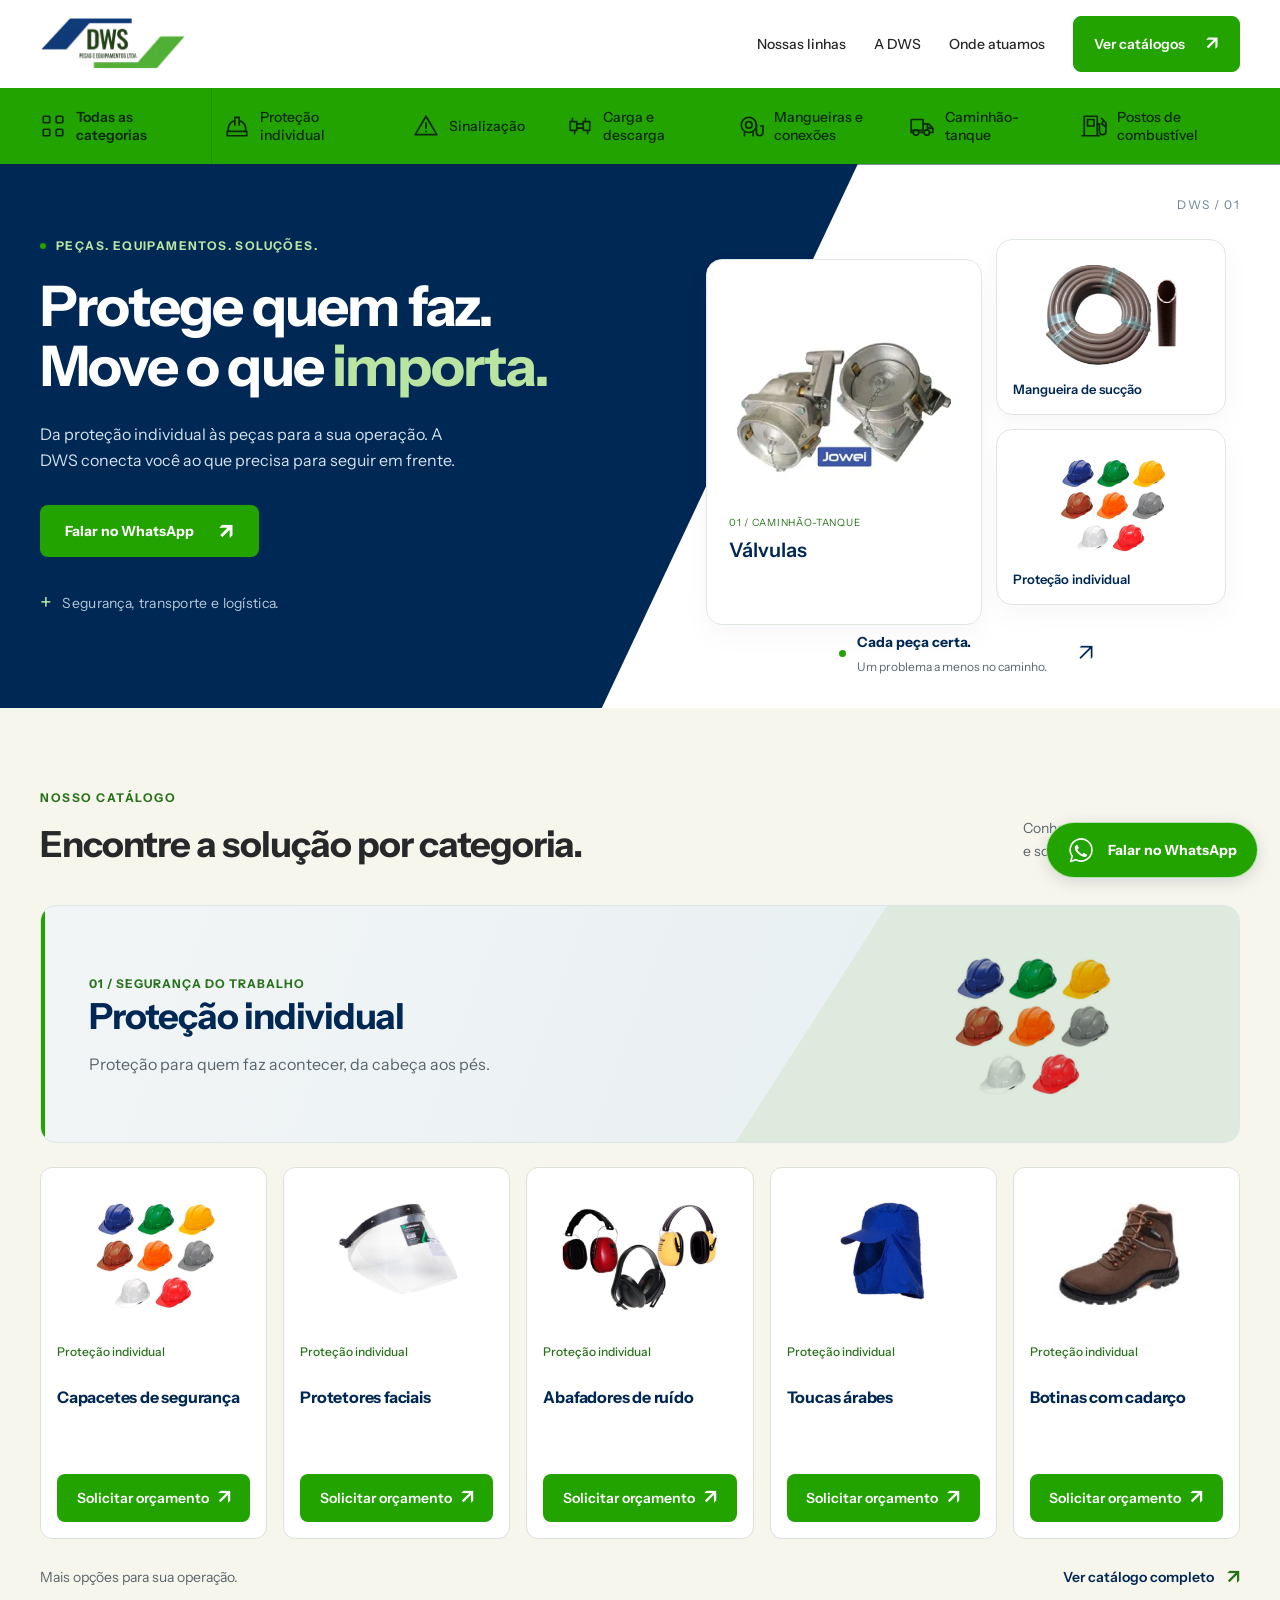
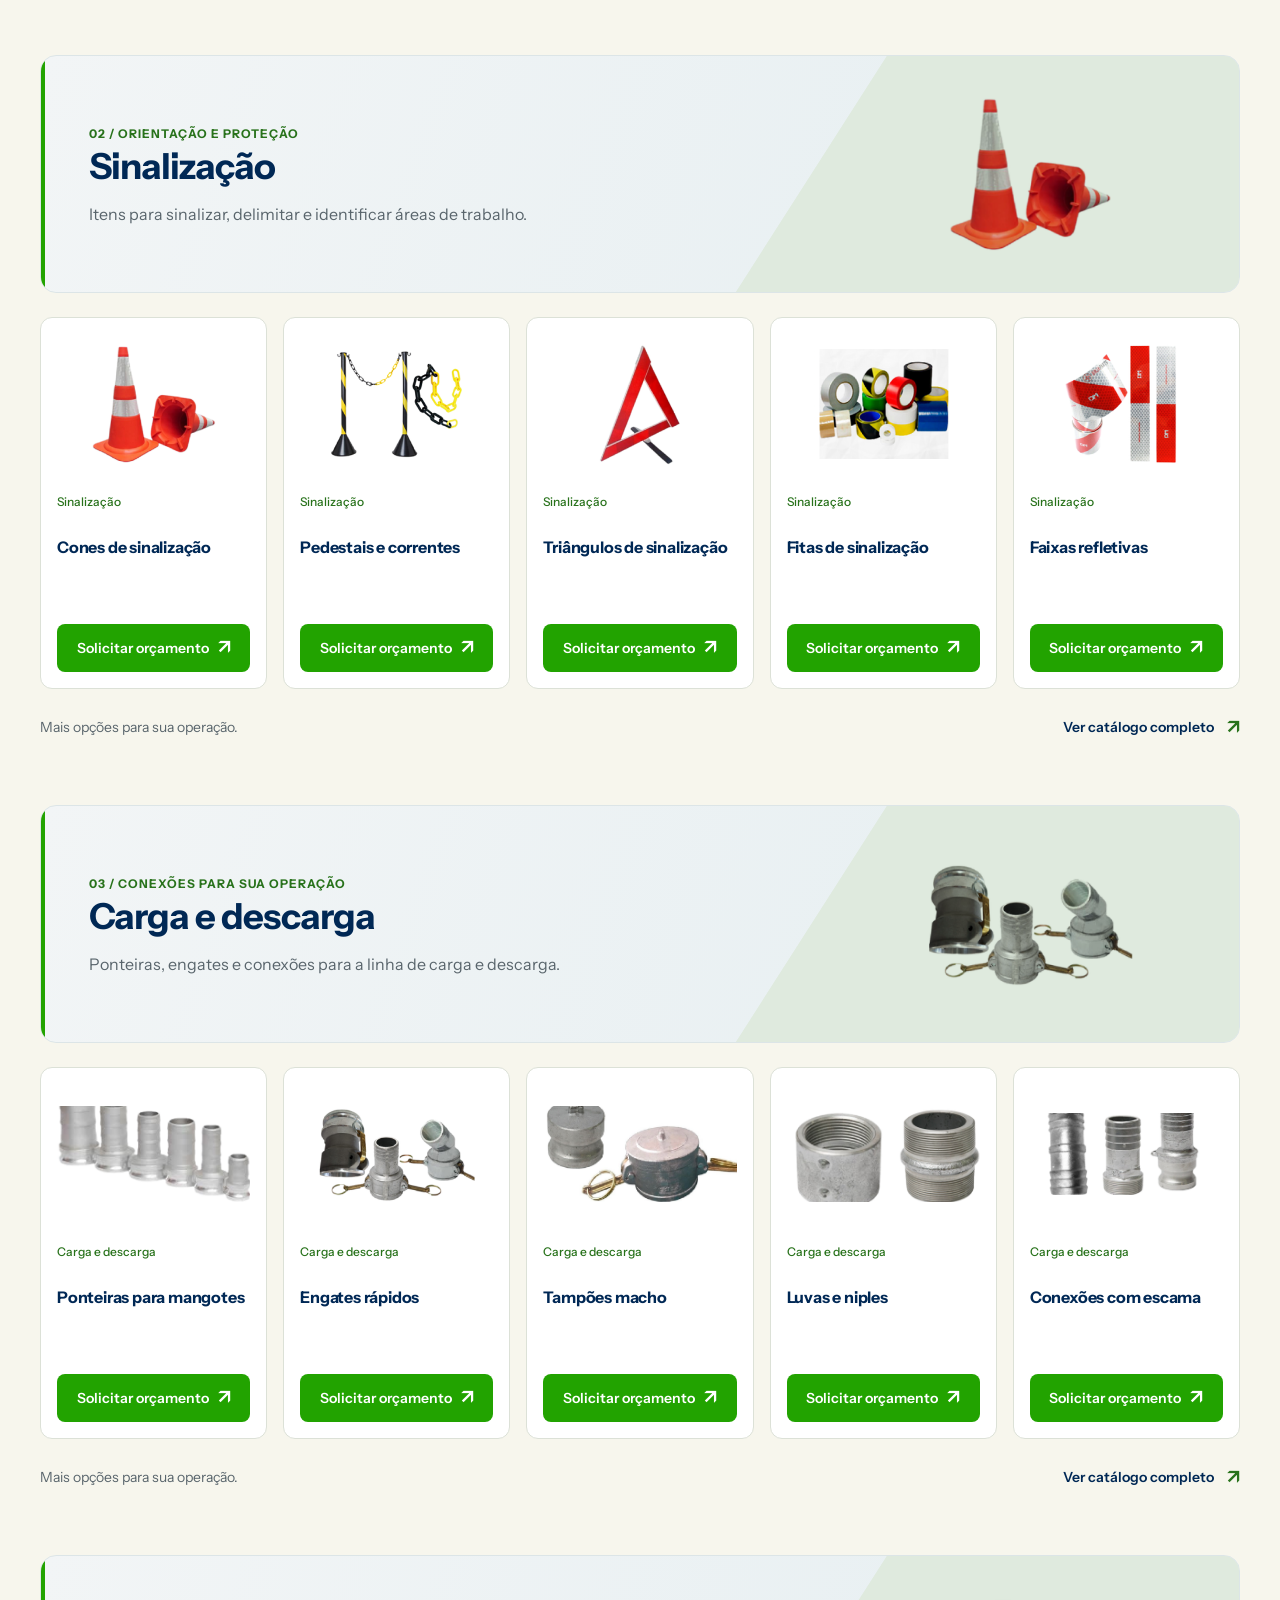
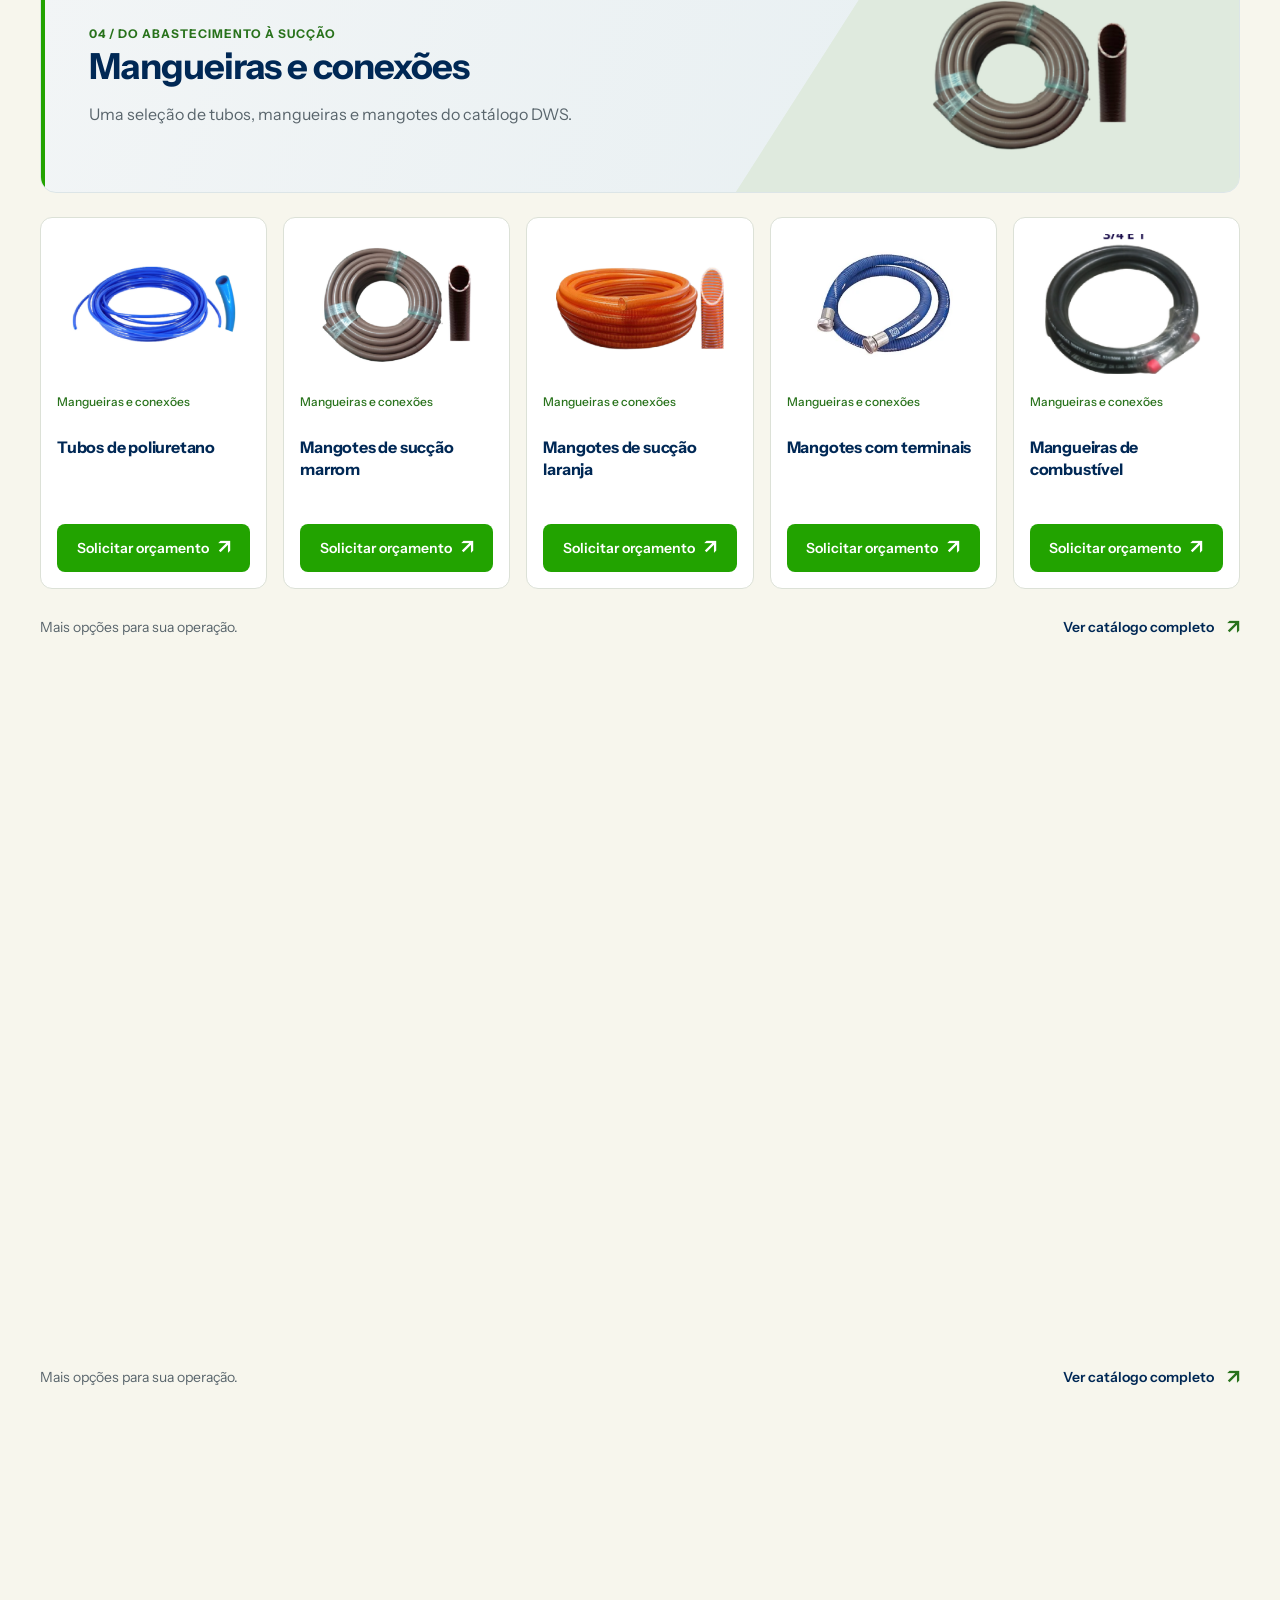
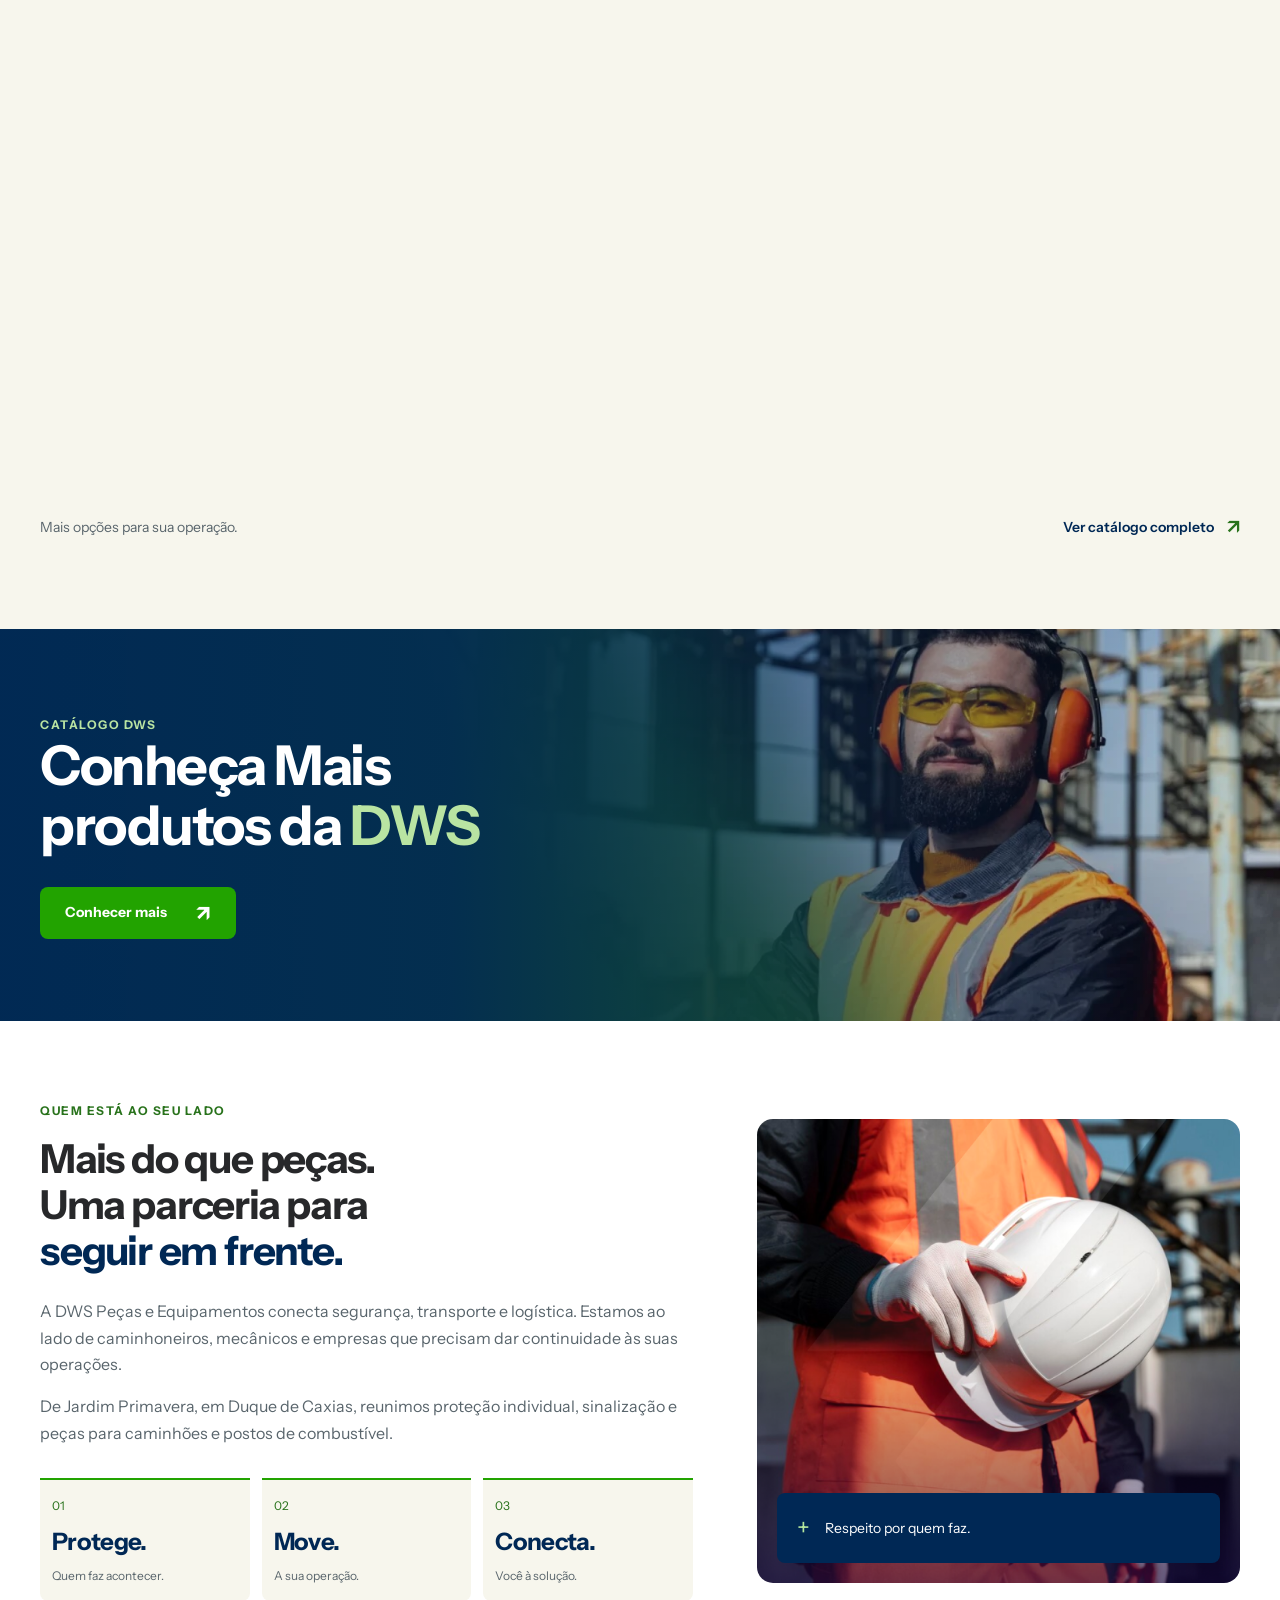
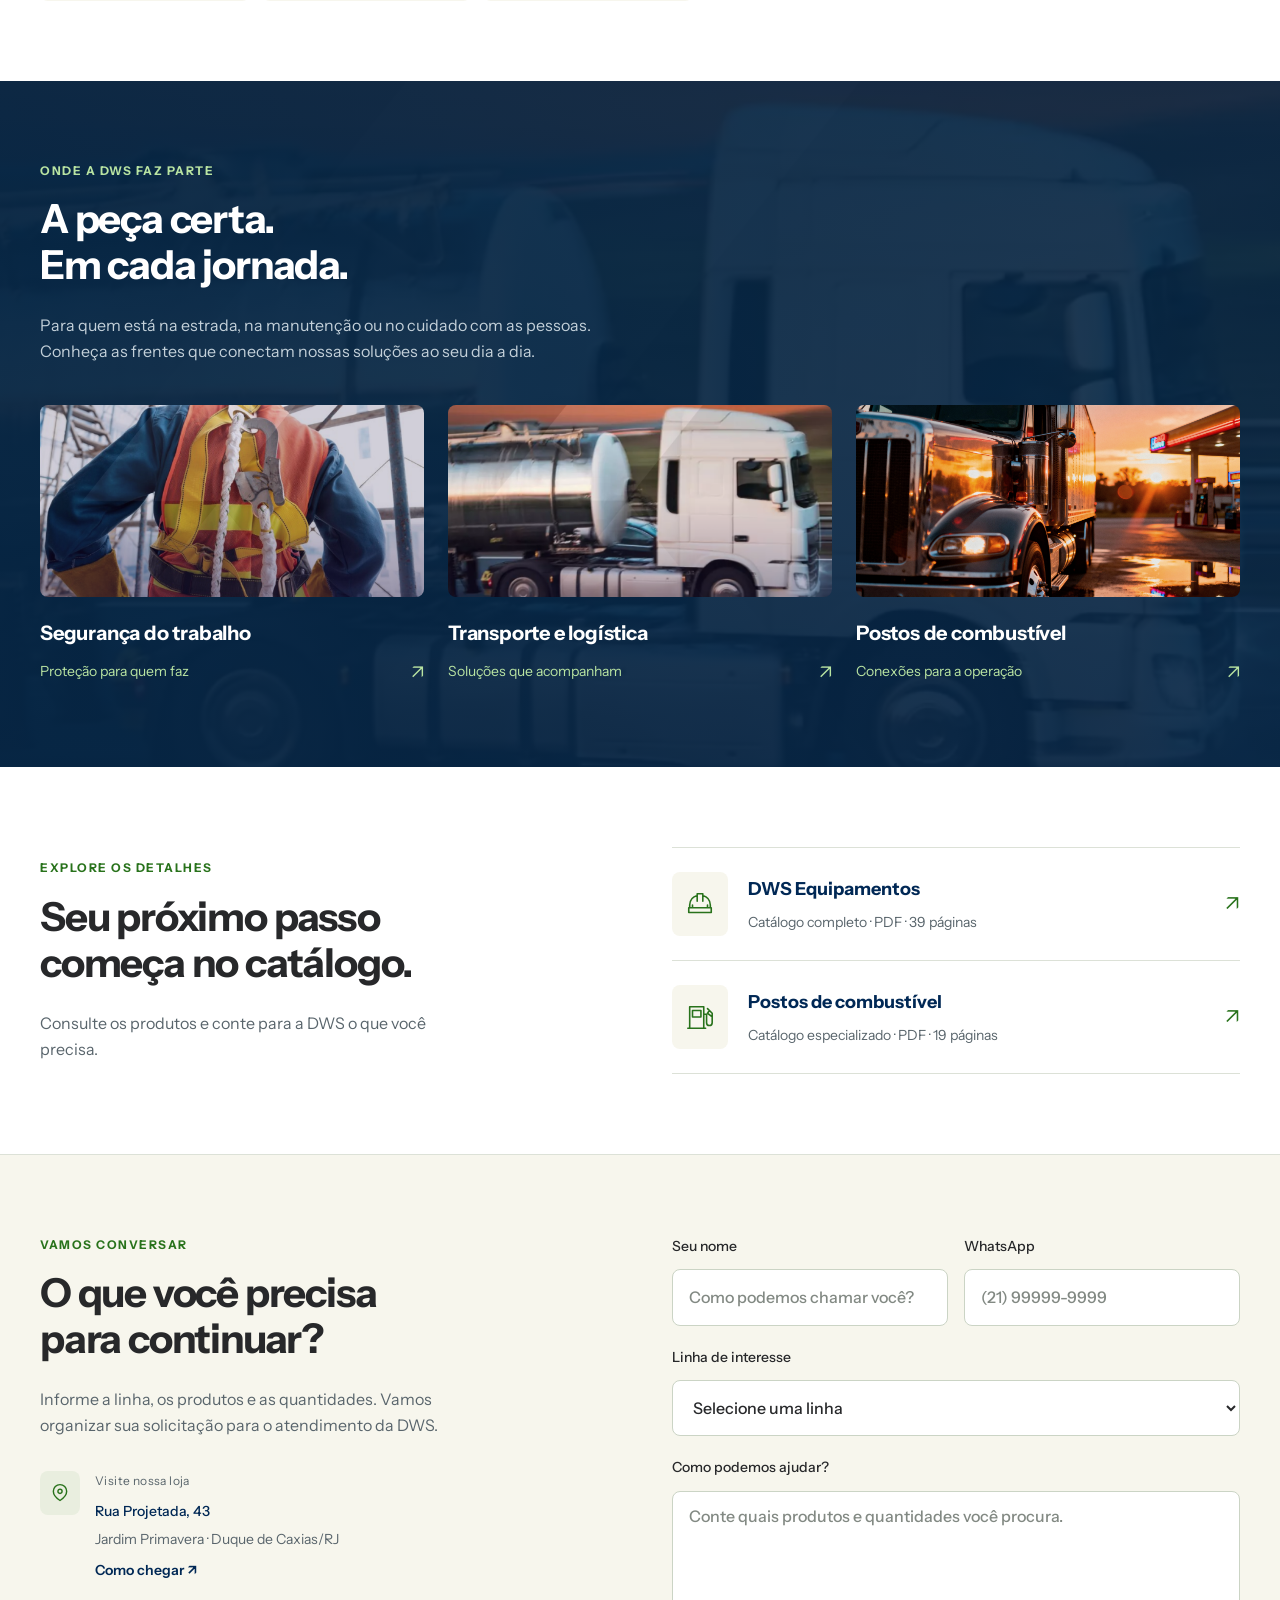
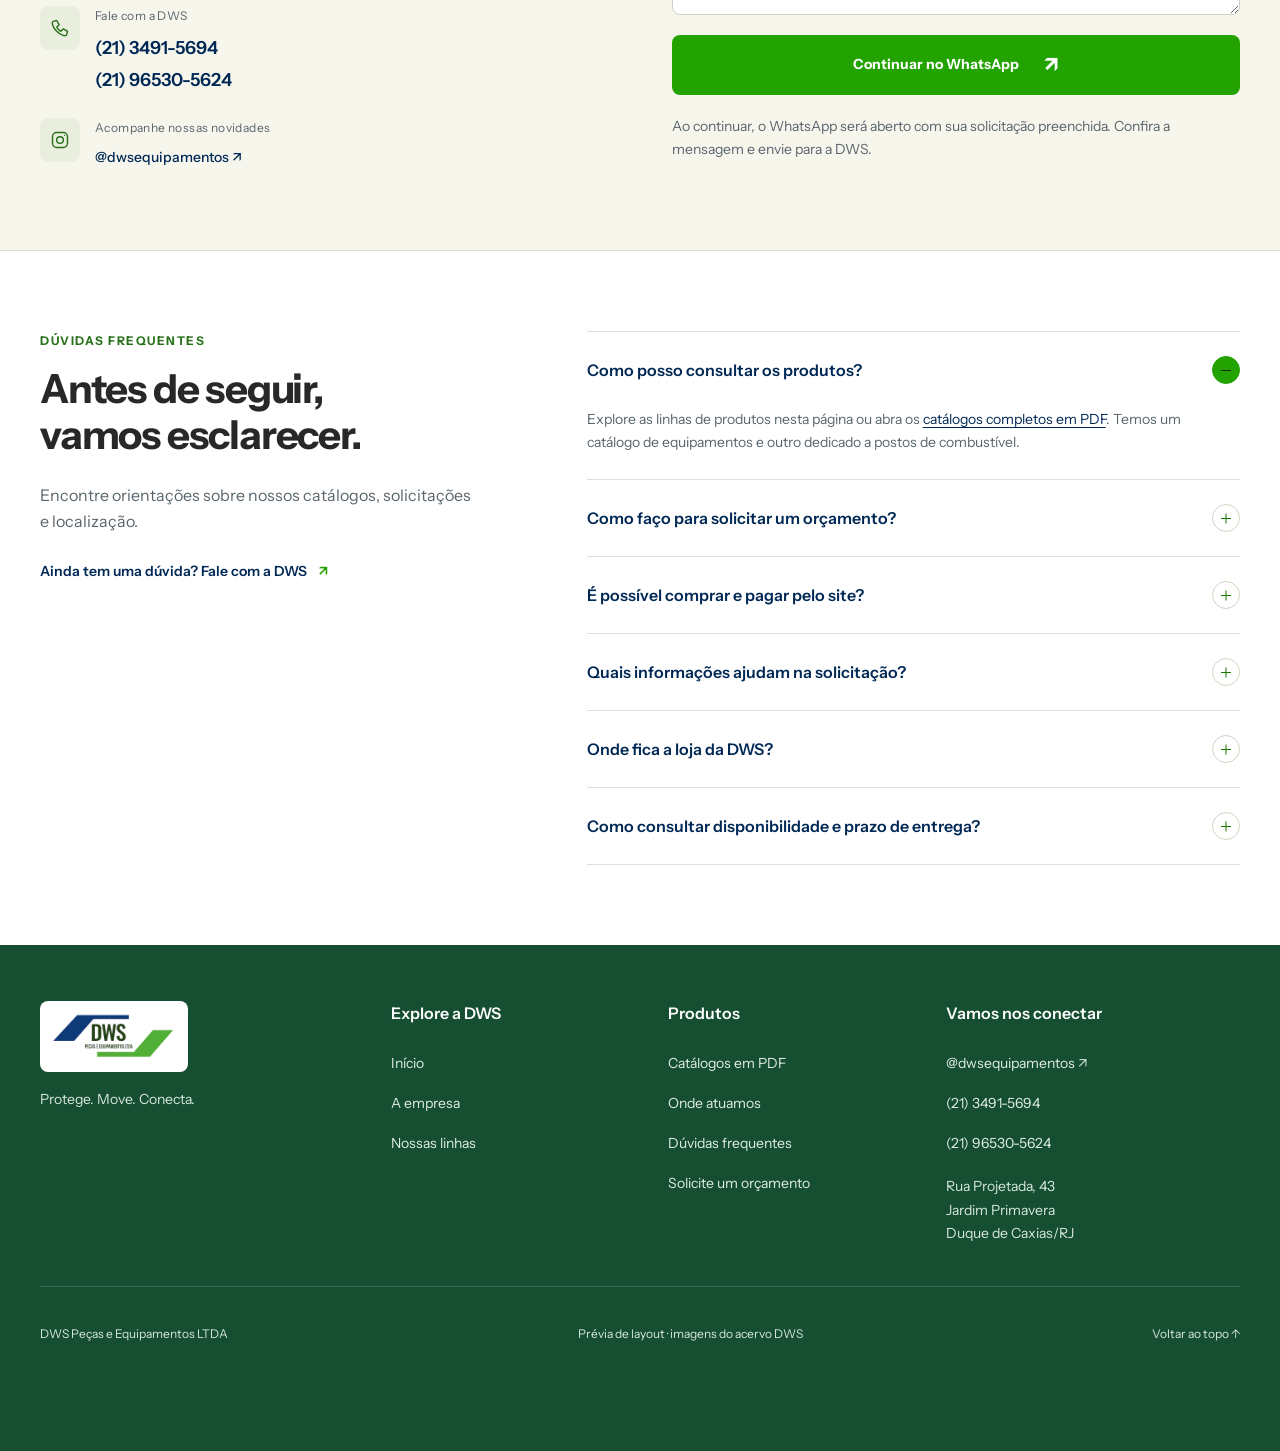
<file: index.html>
<!doctype html>
<html lang="pt-BR">
<head>
<meta charset="utf-8"><meta name="viewport" content="width=device-width,initial-scale=1">
<meta name="robots" content="noindex,nofollow">
<meta name="description" content="Conheça a DWS: equipamentos de proteção, sinalização e peças para transporte, carga e descarga e postos de combustível.">
<title>DWS | Protege. Move. Conecta.</title>
<link rel="stylesheet" href="styles.css?v=20261125-hero"><script src="app.js?v=20261125-departments" defer></script>
</head>
<body>
<a class="skip" href="#conteudo">Pular para o conteúdo</a>
<div class="site-shell">
<header class="header"><a href="#inicio" class="brand" aria-label="DWS, início"><img src="assets/acervo/2025/10/dws_logo_1-300x113.webp" alt="DWS Peças e Equipamentos"></a><button class="menu-toggle" aria-expanded="false" aria-controls="nav">Menu <span aria-hidden="true">☰</span></button><nav id="nav" aria-label="Menu principal"><a href="#produtos">Nossas linhas</a><a href="#empresa">A DWS</a><a href="#segmentos">Onde atuamos</a><a class="nav-cta" href="#catalogos">Ver catálogos <span aria-hidden="true">↗</span></a></nav></header>
<nav class="category-strip" aria-label="Categorias de produtos"><div class="category-scroll"><ul class="category-track"><li class="all-categories"><a href="#produtos"><svg viewBox="0 0 24 24" fill="none" stroke="currentColor" stroke-width="1.6" stroke-linecap="round" stroke-linejoin="round" aria-hidden="true"><rect x="3" y="3" width="6" height="6" rx="1"/><rect x="15" y="3" width="6" height="6" rx="1"/><rect x="3" y="15" width="6" height="6" rx="1"/><rect x="15" y="15" width="6" height="6" rx="1"/></svg><span>Todas as<br>categorias</span></a></li><li><a href="#protecao-individual"><svg viewBox="0 0 24 24" fill="none" stroke="currentColor" stroke-width="1.6" stroke-linecap="round" stroke-linejoin="round" aria-hidden="true"><path d="M4 17v-3a8 8 0 0 1 6-7m4 0a8 8 0 0 1 6 7v3M10 11V4h4v7M3 17h18v4H3z"/></svg><span>Proteção individual</span></a></li><li><a href="#sinalizacao"><svg viewBox="0 0 24 24" fill="none" stroke="currentColor" stroke-width="1.6" stroke-linecap="round" stroke-linejoin="round" aria-hidden="true"><path d="m12 3 10 17H2L12 3Zm0 6v5m0 3h.01"/></svg><span>Sinalização</span></a></li><li><a href="#carga-descarga"><svg viewBox="0 0 24 24" fill="none" stroke="currentColor" stroke-width="1.6" stroke-linecap="round" stroke-linejoin="round" aria-hidden="true"><path d="M3 8h6v8H3zm12 0h6v8h-6zM9 10h6m-6 4h6M5 5v3m2 8v3m10-14v3m2 8v3"/></svg><span>Carga e descarga</span></a></li><li><a href="#mangueiras-acessorios"><svg viewBox="0 0 24 24" fill="none" stroke="currentColor" stroke-width="1.6" stroke-linecap="round" stroke-linejoin="round" aria-hidden="true"><circle cx="10" cy="11" r="7"/><circle cx="10" cy="11" r="3"/><path d="M17 11v7a3 3 0 0 0 6 0v-6m-2 0h3M6 18v3m8-3v3"/></svg><span>Mangueiras e conexões</span></a></li><li><a href="#caminhao-tanque"><svg viewBox="0 0 24 24" fill="none" stroke="currentColor" stroke-width="1.6" stroke-linecap="round" stroke-linejoin="round" aria-hidden="true"><path d="M2 6h11v10H2zM13 10h5l4 4v4h-3M13 18H9m-7-2v2h2M17 10v4h5"/><circle cx="6.5" cy="18" r="2.5"/><circle cx="16.5" cy="18" r="2.5"/></svg><span>Caminhão-tanque</span></a></li><li><a href="#postos-combustivel"><svg viewBox="0 0 24 24" fill="none" stroke="currentColor" stroke-width="1.6" stroke-linecap="round" stroke-linejoin="round" aria-hidden="true"><path d="M3 21V3h12v18M1 21h16M6 6h6v6H6zM15 10h2v7a3 3 0 0 0 6 0V9l-4-4m2 2-2 3 3 2"/></svg><span>Postos de combustível</span></a></li></ul></div></nav>
<main id="conteudo">
<section class="hero" id="inicio"><div class="hero-diagonal" aria-hidden="true"></div><div class="hero-copy"><div class="eyebrow light"><span></span> PEÇAS. EQUIPAMENTOS. SOLUÇÕES.</div><h1>Protege quem faz.<br>Move o que <em>importa.</em></h1><p>Da proteção individual às peças para a sua operação. A DWS conecta você ao que precisa para seguir em frente.</p><a class="button button-white" href="https://tintim.link/whatsapp/1ec4d4e8-ebbb-450b-a565-7f957d468dba/5afafb10-a6eb-40c8-9ac7-45c1656ad059?text=Ol%C3%A1%2C%20DWS%21%20Gostaria%20de%20falar%20com%20a%20equipe%20sobre%20pe%C3%A7as%20e%20equipamentos.">Falar no WhatsApp <span aria-hidden="true">↗</span></a><div class="hero-footnote"><span class="little-cross" aria-hidden="true">+</span> Segurança, transporte e logística.</div></div><div class="hero-visual"><div class="hero-showcase" aria-label="Produtos das linhas DWS"><figure class="hero-feature hero-feature--valves"><img src="assets/acervo/2025/10/Group-48096901.webp" alt="Válvulas portinhola metálicas" width="305" height="226" fetchpriority="high"><figcaption><span>01 / CAMINHÃO-TANQUE</span><strong>Válvulas</strong></figcaption></figure><figure class="hero-feature hero-feature--hose"><img src="assets/acervo/2025/10/group_48096861.webp" alt="Mangueira de sucção marrom em rolo" width="305" height="224"><figcaption><strong>Mangueira de sucção</strong></figcaption></figure><figure class="hero-feature hero-feature--ppe"><img src="assets/acervo/2025/10/group_48096856.webp" alt="Capacetes de proteção individual em diversas cores" width="305" height="224"><figcaption><strong>Proteção individual</strong></figcaption></figure></div><div class="product-caption"><span class="caption-dot"></span><div><strong>Cada peça certa.</strong><span>Um problema a menos no caminho.</span></div><span aria-hidden="true">↗</span></div><span class="hero-index" aria-hidden="true">DWS / 01</span></div></section>
<section class="products products--departments section" id="produtos"><div class="section-heading"><div><div class="eyebrow">NOSSO CATÁLOGO</div><h2>Encontre a solução por categoria.</h2></div><p>Conheça os produtos de cada linha<br>e solicite seu orçamento.</p></div><div class="departments"><section class="department" id="protecao-individual" aria-labelledby="title-protecao-individual"><div class="department-banner"><div class="department-banner-copy"><span class="eyebrow">01 / SEGURANÇA DO TRABALHO</span><h3 id="title-protecao-individual">Proteção individual</h3><p>Proteção para quem faz acontecer, da cabeça aos pés.</p></div><div class="department-banner-visual" aria-hidden="true"><img src="assets/acervo/2025/10/group_48096856.webp" alt="" loading="lazy"></div></div><div class="department-products"><article class="catalog-item" data-product="Capacetes de segurança"><div class="catalog-visual"><img src="assets/acervo/2025/10/group_48096856.webp" alt="Capacetes de segurança" loading="lazy"></div><div class="catalog-item-content"><span class="catalog-item-line">Proteção individual</span><h4>Capacetes de segurança</h4><a class="catalog-order" href="https://tintim.link/whatsapp/1ec4d4e8-ebbb-450b-a565-7f957d468dba/5afafb10-a6eb-40c8-9ac7-45c1656ad059?text=Ol%C3%A1%2C%20DWS%21%20Gostaria%20de%20solicitar%20um%20or%C3%A7amento%20de%20Capacetes%20de%20seguran%C3%A7a.%20Categoria%3A%20Prote%C3%A7%C3%A3o%20individual." aria-label="Solicitar orçamento: Capacetes de segurança"><span>Solicitar orçamento</span><span aria-hidden="true">↗</span></a></div></article><article class="catalog-item" data-product="Protetores faciais"><div class="catalog-visual"><img src="assets/acervo/2025/10/group_48096853.webp" alt="Protetores faciais" loading="lazy"></div><div class="catalog-item-content"><span class="catalog-item-line">Proteção individual</span><h4>Protetores faciais</h4><a class="catalog-order" href="https://tintim.link/whatsapp/1ec4d4e8-ebbb-450b-a565-7f957d468dba/5afafb10-a6eb-40c8-9ac7-45c1656ad059?text=Ol%C3%A1%2C%20DWS%21%20Gostaria%20de%20solicitar%20um%20or%C3%A7amento%20de%20Protetores%20faciais.%20Categoria%3A%20Prote%C3%A7%C3%A3o%20individual." aria-label="Solicitar orçamento: Protetores faciais"><span>Solicitar orçamento</span><span aria-hidden="true">↗</span></a></div></article><article class="catalog-item" data-product="Abafadores de ruído"><div class="catalog-visual"><img src="assets/acervo/2025/10/group_48096858.webp" alt="Abafadores de ruído" loading="lazy"></div><div class="catalog-item-content"><span class="catalog-item-line">Proteção individual</span><h4>Abafadores de ruído</h4><a class="catalog-order" href="https://tintim.link/whatsapp/1ec4d4e8-ebbb-450b-a565-7f957d468dba/5afafb10-a6eb-40c8-9ac7-45c1656ad059?text=Ol%C3%A1%2C%20DWS%21%20Gostaria%20de%20solicitar%20um%20or%C3%A7amento%20de%20Abafadores%20de%20ru%C3%ADdo.%20Categoria%3A%20Prote%C3%A7%C3%A3o%20individual." aria-label="Solicitar orçamento: Abafadores de ruído"><span>Solicitar orçamento</span><span aria-hidden="true">↗</span></a></div></article><article class="catalog-item" data-product="Toucas árabes"><div class="catalog-visual"><img src="assets/acervo/2025/10/group_48096851.webp" alt="Toucas árabes" loading="lazy"></div><div class="catalog-item-content"><span class="catalog-item-line">Proteção individual</span><h4>Toucas árabes</h4><a class="catalog-order" href="https://tintim.link/whatsapp/1ec4d4e8-ebbb-450b-a565-7f957d468dba/5afafb10-a6eb-40c8-9ac7-45c1656ad059?text=Ol%C3%A1%2C%20DWS%21%20Gostaria%20de%20solicitar%20um%20or%C3%A7amento%20de%20Toucas%20%C3%A1rabes.%20Categoria%3A%20Prote%C3%A7%C3%A3o%20individual." aria-label="Solicitar orçamento: Toucas árabes"><span>Solicitar orçamento</span><span aria-hidden="true">↗</span></a></div></article><article class="catalog-item" data-product="Botinas com cadarço"><div class="catalog-visual"><img src="assets/acervo/2025/11/Group-48096914.webp" alt="Botinas com cadarço" loading="lazy"></div><div class="catalog-item-content"><span class="catalog-item-line">Proteção individual</span><h4>Botinas com cadarço</h4><a class="catalog-order" href="https://tintim.link/whatsapp/1ec4d4e8-ebbb-450b-a565-7f957d468dba/5afafb10-a6eb-40c8-9ac7-45c1656ad059?text=Ol%C3%A1%2C%20DWS%21%20Gostaria%20de%20solicitar%20um%20or%C3%A7amento%20de%20Botinas%20com%20cadar%C3%A7o.%20Categoria%3A%20Prote%C3%A7%C3%A3o%20individual." aria-label="Solicitar orçamento: Botinas com cadarço"><span>Solicitar orçamento</span><span aria-hidden="true">↗</span></a></div></article></div><div class="department-footer"><span>Mais opções para sua operação.</span><a href="Catalagos/CATÁLOGO DWS EQUIPAMENTOS (11).pdf" target="_blank" rel="noopener">Ver catálogo completo <span aria-hidden="true">↗</span></a></div></section><section class="department" id="sinalizacao" aria-labelledby="title-sinalizacao"><div class="department-banner"><div class="department-banner-copy"><span class="eyebrow">02 / ORIENTAÇÃO E PROTEÇÃO</span><h3 id="title-sinalizacao">Sinalização</h3><p>Itens para sinalizar, delimitar e identificar áreas de trabalho.</p></div><div class="department-banner-visual" aria-hidden="true"><img src="assets/acervo/2025/10/group_48096878.webp" alt="" loading="lazy"></div></div><div class="department-products"><article class="catalog-item" data-product="Cones de sinalização"><div class="catalog-visual"><img src="assets/acervo/2025/10/group_48096878.webp" alt="Cones de sinalização" loading="lazy"></div><div class="catalog-item-content"><span class="catalog-item-line">Sinalização</span><h4>Cones de sinalização</h4><a class="catalog-order" href="https://tintim.link/whatsapp/1ec4d4e8-ebbb-450b-a565-7f957d468dba/5afafb10-a6eb-40c8-9ac7-45c1656ad059?text=Ol%C3%A1%2C%20DWS%21%20Gostaria%20de%20solicitar%20um%20or%C3%A7amento%20de%20Cones%20de%20sinaliza%C3%A7%C3%A3o.%20Categoria%3A%20Sinaliza%C3%A7%C3%A3o." aria-label="Solicitar orçamento: Cones de sinalização"><span>Solicitar orçamento</span><span aria-hidden="true">↗</span></a></div></article><article class="catalog-item" data-product="Pedestais e correntes"><div class="catalog-visual"><img src="assets/acervo/2025/10/group_48096880.webp" alt="Pedestais e correntes" loading="lazy"></div><div class="catalog-item-content"><span class="catalog-item-line">Sinalização</span><h4>Pedestais e correntes</h4><a class="catalog-order" href="https://tintim.link/whatsapp/1ec4d4e8-ebbb-450b-a565-7f957d468dba/5afafb10-a6eb-40c8-9ac7-45c1656ad059?text=Ol%C3%A1%2C%20DWS%21%20Gostaria%20de%20solicitar%20um%20or%C3%A7amento%20de%20Pedestais%20e%20correntes.%20Categoria%3A%20Sinaliza%C3%A7%C3%A3o." aria-label="Solicitar orçamento: Pedestais e correntes"><span>Solicitar orçamento</span><span aria-hidden="true">↗</span></a></div></article><article class="catalog-item" data-product="Triângulos de sinalização"><div class="catalog-visual"><img src="assets/acervo/2025/10/group_48096874.webp" alt="Triângulos de sinalização" loading="lazy"></div><div class="catalog-item-content"><span class="catalog-item-line">Sinalização</span><h4>Triângulos de sinalização</h4><a class="catalog-order" href="https://tintim.link/whatsapp/1ec4d4e8-ebbb-450b-a565-7f957d468dba/5afafb10-a6eb-40c8-9ac7-45c1656ad059?text=Ol%C3%A1%2C%20DWS%21%20Gostaria%20de%20solicitar%20um%20or%C3%A7amento%20de%20Tri%C3%A2ngulos%20de%20sinaliza%C3%A7%C3%A3o.%20Categoria%3A%20Sinaliza%C3%A7%C3%A3o." aria-label="Solicitar orçamento: Triângulos de sinalização"><span>Solicitar orçamento</span><span aria-hidden="true">↗</span></a></div></article><article class="catalog-item" data-product="Fitas de sinalização"><div class="catalog-visual"><img src="assets/acervo/2025/10/group_48096875.webp" alt="Fitas de sinalização" loading="lazy"></div><div class="catalog-item-content"><span class="catalog-item-line">Sinalização</span><h4>Fitas de sinalização</h4><a class="catalog-order" href="https://tintim.link/whatsapp/1ec4d4e8-ebbb-450b-a565-7f957d468dba/5afafb10-a6eb-40c8-9ac7-45c1656ad059?text=Ol%C3%A1%2C%20DWS%21%20Gostaria%20de%20solicitar%20um%20or%C3%A7amento%20de%20Fitas%20de%20sinaliza%C3%A7%C3%A3o.%20Categoria%3A%20Sinaliza%C3%A7%C3%A3o." aria-label="Solicitar orçamento: Fitas de sinalização"><span>Solicitar orçamento</span><span aria-hidden="true">↗</span></a></div></article><article class="catalog-item" data-product="Faixas refletivas"><div class="catalog-visual"><img src="assets/acervo/2025/10/group_48096883.webp" alt="Faixas refletivas" loading="lazy"></div><div class="catalog-item-content"><span class="catalog-item-line">Sinalização</span><h4>Faixas refletivas</h4><a class="catalog-order" href="https://tintim.link/whatsapp/1ec4d4e8-ebbb-450b-a565-7f957d468dba/5afafb10-a6eb-40c8-9ac7-45c1656ad059?text=Ol%C3%A1%2C%20DWS%21%20Gostaria%20de%20solicitar%20um%20or%C3%A7amento%20de%20Faixas%20refletivas.%20Categoria%3A%20Sinaliza%C3%A7%C3%A3o." aria-label="Solicitar orçamento: Faixas refletivas"><span>Solicitar orçamento</span><span aria-hidden="true">↗</span></a></div></article></div><div class="department-footer"><span>Mais opções para sua operação.</span><a href="Catalagos/CATÁLOGO DWS EQUIPAMENTOS (11).pdf" target="_blank" rel="noopener">Ver catálogo completo <span aria-hidden="true">↗</span></a></div></section><section class="department" id="carga-descarga" aria-labelledby="title-carga-descarga"><div class="department-banner"><div class="department-banner-copy"><span class="eyebrow">03 / CONEXÕES PARA SUA OPERAÇÃO</span><h3 id="title-carga-descarga">Carga e descarga</h3><p>Ponteiras, engates e conexões para a linha de carga e descarga.</p></div><div class="department-banner-visual" aria-hidden="true"><img src="assets/acervo/2025/10/group_48096840.webp" alt="" loading="lazy"></div></div><div class="department-products"><article class="catalog-item" data-product="Ponteiras para mangotes"><div class="catalog-visual"><span class="product-crop" style="--crop-aspect:154/76;--sheet-width:343.50649%;--sheet-height:584.21053%;--sheet-left:-10.38961%;--sheet-top:-192.10526%"><img src="assets/catalogo/conexoes-carga.png" alt="Ponteiras para mangotes" loading="lazy"></span></div><div class="catalog-item-content"><span class="catalog-item-line">Carga e descarga</span><h4>Ponteiras para mangotes</h4><a class="catalog-order" href="https://tintim.link/whatsapp/1ec4d4e8-ebbb-450b-a565-7f957d468dba/5afafb10-a6eb-40c8-9ac7-45c1656ad059?text=Ol%C3%A1%2C%20DWS%21%20Gostaria%20de%20solicitar%20um%20or%C3%A7amento%20de%20Ponteiras%20para%20mangotes.%20Categoria%3A%20Carga%20e%20descarga." aria-label="Solicitar orçamento: Ponteiras para mangotes"><span>Solicitar orçamento</span><span aria-hidden="true">↗</span></a></div></article><article class="catalog-item" data-product="Engates rápidos"><div class="catalog-visual"><img src="assets/acervo/2025/10/group_48096840.webp" alt="Engates rápidos" loading="lazy"></div><div class="catalog-item-content"><span class="catalog-item-line">Carga e descarga</span><h4>Engates rápidos</h4><a class="catalog-order" href="https://tintim.link/whatsapp/1ec4d4e8-ebbb-450b-a565-7f957d468dba/5afafb10-a6eb-40c8-9ac7-45c1656ad059?text=Ol%C3%A1%2C%20DWS%21%20Gostaria%20de%20solicitar%20um%20or%C3%A7amento%20de%20Engates%20r%C3%A1pidos.%20Categoria%3A%20Carga%20e%20descarga." aria-label="Solicitar orçamento: Engates rápidos"><span>Solicitar orçamento</span><span aria-hidden="true">↗</span></a></div></article><article class="catalog-item" data-product="Tampões macho"><div class="catalog-visual"><span class="product-crop" style="--crop-aspect:153/76;--sheet-width:345.75163%;--sheet-height:584.21053%;--sheet-left:-121.56863%;--sheet-top:-328.94737%"><img src="assets/catalogo/conexoes-carga.png" alt="Tampões macho" loading="lazy"></span></div><div class="catalog-item-content"><span class="catalog-item-line">Carga e descarga</span><h4>Tampões macho</h4><a class="catalog-order" href="https://tintim.link/whatsapp/1ec4d4e8-ebbb-450b-a565-7f957d468dba/5afafb10-a6eb-40c8-9ac7-45c1656ad059?text=Ol%C3%A1%2C%20DWS%21%20Gostaria%20de%20solicitar%20um%20or%C3%A7amento%20de%20Tamp%C3%B5es%20macho.%20Categoria%3A%20Carga%20e%20descarga." aria-label="Solicitar orçamento: Tampões macho"><span>Solicitar orçamento</span><span aria-hidden="true">↗</span></a></div></article><article class="catalog-item" data-product="Luvas e niples"><div class="catalog-visual"><span class="product-crop" style="--crop-aspect:152/76;--sheet-width:348.02632%;--sheet-height:584.21053%;--sheet-left:-10.52632%;--sheet-top:-460.52632%"><img src="assets/catalogo/conexoes-carga.png" alt="Luvas e niples" loading="lazy"></span></div><div class="catalog-item-content"><span class="catalog-item-line">Carga e descarga</span><h4>Luvas e niples</h4><a class="catalog-order" href="https://tintim.link/whatsapp/1ec4d4e8-ebbb-450b-a565-7f957d468dba/5afafb10-a6eb-40c8-9ac7-45c1656ad059?text=Ol%C3%A1%2C%20DWS%21%20Gostaria%20de%20solicitar%20um%20or%C3%A7amento%20de%20Luvas%20e%20niples.%20Categoria%3A%20Carga%20e%20descarga." aria-label="Solicitar orçamento: Luvas e niples"><span>Solicitar orçamento</span><span aria-hidden="true">↗</span></a></div></article><article class="catalog-item" data-product="Conexões com escama"><div class="catalog-visual"><span class="product-crop" style="--crop-aspect:155/66;--sheet-width:341.29032%;--sheet-height:672.72727%;--sheet-left:-230.96774%;--sheet-top:-393.93939%"><img src="assets/catalogo/conexoes-carga.png" alt="Conexões com escama" loading="lazy"></span></div><div class="catalog-item-content"><span class="catalog-item-line">Carga e descarga</span><h4>Conexões com escama</h4><a class="catalog-order" href="https://tintim.link/whatsapp/1ec4d4e8-ebbb-450b-a565-7f957d468dba/5afafb10-a6eb-40c8-9ac7-45c1656ad059?text=Ol%C3%A1%2C%20DWS%21%20Gostaria%20de%20solicitar%20um%20or%C3%A7amento%20de%20Conex%C3%B5es%20com%20escama.%20Categoria%3A%20Carga%20e%20descarga." aria-label="Solicitar orçamento: Conexões com escama"><span>Solicitar orçamento</span><span aria-hidden="true">↗</span></a></div></article></div><div class="department-footer"><span>Mais opções para sua operação.</span><a href="Catalagos/CATÁLOGO DWS EQUIPAMENTOS (11).pdf" target="_blank" rel="noopener">Ver catálogo completo <span aria-hidden="true">↗</span></a></div></section><section class="department" id="mangueiras-acessorios" aria-labelledby="title-mangueiras-acessorios"><div class="department-banner"><div class="department-banner-copy"><span class="eyebrow">04 / DO ABASTECIMENTO À SUCÇÃO</span><h3 id="title-mangueiras-acessorios">Mangueiras e conexões</h3><p>Uma seleção de tubos, mangueiras e mangotes do catálogo DWS.</p></div><div class="department-banner-visual" aria-hidden="true"><img src="assets/acervo/2025/10/group_48096861.webp" alt="" loading="lazy"></div></div><div class="department-products"><article class="catalog-item" data-product="Tubos de poliuretano"><div class="catalog-visual"><img src="assets/acervo/2025/10/group_48096839.webp" alt="Tubos de poliuretano" loading="lazy"></div><div class="catalog-item-content"><span class="catalog-item-line">Mangueiras e conexões</span><h4>Tubos de poliuretano</h4><a class="catalog-order" href="https://tintim.link/whatsapp/1ec4d4e8-ebbb-450b-a565-7f957d468dba/5afafb10-a6eb-40c8-9ac7-45c1656ad059?text=Ol%C3%A1%2C%20DWS%21%20Gostaria%20de%20solicitar%20um%20or%C3%A7amento%20de%20Tubos%20de%20poliuretano.%20Categoria%3A%20Mangueiras%20e%20conex%C3%B5es." aria-label="Solicitar orçamento: Tubos de poliuretano"><span>Solicitar orçamento</span><span aria-hidden="true">↗</span></a></div></article><article class="catalog-item" data-product="Mangotes de sucção marrom"><div class="catalog-visual"><img src="assets/acervo/2025/10/group_48096861.webp" alt="Mangotes de sucção marrom" loading="lazy"></div><div class="catalog-item-content"><span class="catalog-item-line">Mangueiras e conexões</span><h4>Mangotes de sucção marrom</h4><a class="catalog-order" href="https://tintim.link/whatsapp/1ec4d4e8-ebbb-450b-a565-7f957d468dba/5afafb10-a6eb-40c8-9ac7-45c1656ad059?text=Ol%C3%A1%2C%20DWS%21%20Gostaria%20de%20solicitar%20um%20or%C3%A7amento%20de%20Mangotes%20de%20suc%C3%A7%C3%A3o%20marrom.%20Categoria%3A%20Mangueiras%20e%20conex%C3%B5es." aria-label="Solicitar orçamento: Mangotes de sucção marrom"><span>Solicitar orçamento</span><span aria-hidden="true">↗</span></a></div></article><article class="catalog-item" data-product="Mangotes de sucção laranja"><div class="catalog-visual"><img src="assets/acervo/2025/10/group_48096863.webp" alt="Mangotes de sucção laranja" loading="lazy"></div><div class="catalog-item-content"><span class="catalog-item-line">Mangueiras e conexões</span><h4>Mangotes de sucção laranja</h4><a class="catalog-order" href="https://tintim.link/whatsapp/1ec4d4e8-ebbb-450b-a565-7f957d468dba/5afafb10-a6eb-40c8-9ac7-45c1656ad059?text=Ol%C3%A1%2C%20DWS%21%20Gostaria%20de%20solicitar%20um%20or%C3%A7amento%20de%20Mangotes%20de%20suc%C3%A7%C3%A3o%20laranja.%20Categoria%3A%20Mangueiras%20e%20conex%C3%B5es." aria-label="Solicitar orçamento: Mangotes de sucção laranja"><span>Solicitar orçamento</span><span aria-hidden="true">↗</span></a></div></article><article class="catalog-item" data-product="Mangotes com terminais"><div class="catalog-visual"><img src="assets/acervo/2025/11/group_48096986.webp" alt="Mangotes com terminais" loading="lazy"></div><div class="catalog-item-content"><span class="catalog-item-line">Mangueiras e conexões</span><h4>Mangotes com terminais</h4><a class="catalog-order" href="https://tintim.link/whatsapp/1ec4d4e8-ebbb-450b-a565-7f957d468dba/5afafb10-a6eb-40c8-9ac7-45c1656ad059?text=Ol%C3%A1%2C%20DWS%21%20Gostaria%20de%20solicitar%20um%20or%C3%A7amento%20de%20Mangotes%20com%20terminais.%20Categoria%3A%20Mangueiras%20e%20conex%C3%B5es." aria-label="Solicitar orçamento: Mangotes com terminais"><span>Solicitar orçamento</span><span aria-hidden="true">↗</span></a></div></article><article class="catalog-item" data-product="Mangueiras de combustível"><div class="catalog-visual"><span class="product-crop" style="--crop-aspect:176/128;--sheet-width:340.90909%;--sheet-height:392.96875%;--sheet-left:-234.65909%;--sheet-top:-142.18750%"><img src="assets/catalogo/posto-abastecimento.png" alt="Mangueiras de combustível" loading="lazy"></span></div><div class="catalog-item-content"><span class="catalog-item-line">Mangueiras e conexões</span><h4>Mangueiras de combustível</h4><a class="catalog-order" href="https://tintim.link/whatsapp/1ec4d4e8-ebbb-450b-a565-7f957d468dba/5afafb10-a6eb-40c8-9ac7-45c1656ad059?text=Ol%C3%A1%2C%20DWS%21%20Gostaria%20de%20solicitar%20um%20or%C3%A7amento%20de%20Mangueiras%20de%20combust%C3%ADvel.%20Categoria%3A%20Mangueiras%20e%20conex%C3%B5es." aria-label="Solicitar orçamento: Mangueiras de combustível"><span>Solicitar orçamento</span><span aria-hidden="true">↗</span></a></div></article></div><div class="department-footer"><span>Mais opções para sua operação.</span><a href="Catalagos/CATÁLOGO DWS EQUIPAMENTOS (11).pdf" target="_blank" rel="noopener">Ver catálogo completo <span aria-hidden="true">↗</span></a></div></section><section class="department" id="caminhao-tanque" aria-labelledby="title-caminhao-tanque"><div class="department-banner"><div class="department-banner-copy"><span class="eyebrow">05 / PEÇAS QUE ACOMPANHAM A ESTRADA</span><h3 id="title-caminhao-tanque">Caminhão-tanque</h3><p>Válvulas, acopladores e componentes para caminhões-tanque.</p></div><div class="department-banner-visual" aria-hidden="true"><img src="assets/acervo/2025/10/Group-48096901.webp" alt="" loading="lazy"></div></div><div class="department-products"><article class="catalog-item" data-product="Válvulas portinhola"><div class="catalog-visual"><img src="assets/acervo/2025/10/Group-48096901.webp" alt="Válvulas portinhola" loading="lazy"></div><div class="catalog-item-content"><span class="catalog-item-line">Caminhão-tanque</span><h4>Válvulas portinhola</h4><a class="catalog-order" href="https://tintim.link/whatsapp/1ec4d4e8-ebbb-450b-a565-7f957d468dba/5afafb10-a6eb-40c8-9ac7-45c1656ad059?text=Ol%C3%A1%2C%20DWS%21%20Gostaria%20de%20solicitar%20um%20or%C3%A7amento%20de%20V%C3%A1lvulas%20portinhola.%20Categoria%3A%20Caminh%C3%A3o-tanque." aria-label="Solicitar orçamento: Válvulas portinhola"><span>Solicitar orçamento</span><span aria-hidden="true">↗</span></a></div></article><article class="catalog-item" data-product="Válvulas de fundo pneumáticas"><div class="catalog-visual"><img src="assets/acervo/2025/10/group_48096866.webp" alt="Válvulas de fundo pneumáticas" loading="lazy"></div><div class="catalog-item-content"><span class="catalog-item-line">Caminhão-tanque</span><h4>Válvulas de fundo pneumáticas</h4><a class="catalog-order" href="https://tintim.link/whatsapp/1ec4d4e8-ebbb-450b-a565-7f957d468dba/5afafb10-a6eb-40c8-9ac7-45c1656ad059?text=Ol%C3%A1%2C%20DWS%21%20Gostaria%20de%20solicitar%20um%20or%C3%A7amento%20de%20V%C3%A1lvulas%20de%20fundo%20pneum%C3%A1ticas.%20Categoria%3A%20Caminh%C3%A3o-tanque." aria-label="Solicitar orçamento: Válvulas de fundo pneumáticas"><span>Solicitar orçamento</span><span aria-hidden="true">↗</span></a></div></article><article class="catalog-item" data-product="Acopladores sem visor"><div class="catalog-visual"><img src="assets/acervo/2025/10/Group-48096907.webp" alt="Acopladores sem visor" loading="lazy"></div><div class="catalog-item-content"><span class="catalog-item-line">Caminhão-tanque</span><h4>Acopladores sem visor</h4><a class="catalog-order" href="https://tintim.link/whatsapp/1ec4d4e8-ebbb-450b-a565-7f957d468dba/5afafb10-a6eb-40c8-9ac7-45c1656ad059?text=Ol%C3%A1%2C%20DWS%21%20Gostaria%20de%20solicitar%20um%20or%C3%A7amento%20de%20Acopladores%20sem%20visor.%20Categoria%3A%20Caminh%C3%A3o-tanque." aria-label="Solicitar orçamento: Acopladores sem visor"><span>Solicitar orçamento</span><span aria-hidden="true">↗</span></a></div></article><article class="catalog-item" data-product="Válvulas de vácuo"><div class="catalog-visual"><img src="assets/acervo/2025/10/group_48096870.webp" alt="Válvulas de vácuo" loading="lazy"></div><div class="catalog-item-content"><span class="catalog-item-line">Caminhão-tanque</span><h4>Válvulas de vácuo</h4><a class="catalog-order" href="https://tintim.link/whatsapp/1ec4d4e8-ebbb-450b-a565-7f957d468dba/5afafb10-a6eb-40c8-9ac7-45c1656ad059?text=Ol%C3%A1%2C%20DWS%21%20Gostaria%20de%20solicitar%20um%20or%C3%A7amento%20de%20V%C3%A1lvulas%20de%20v%C3%A1cuo.%20Categoria%3A%20Caminh%C3%A3o-tanque." aria-label="Solicitar orçamento: Válvulas de vácuo"><span>Solicitar orçamento</span><span aria-hidden="true">↗</span></a></div></article><article class="catalog-item" data-product="Cilindros de válvula"><div class="catalog-visual"><img src="assets/acervo/2025/10/group_48096871.webp" alt="Cilindros de válvula" loading="lazy"></div><div class="catalog-item-content"><span class="catalog-item-line">Caminhão-tanque</span><h4>Cilindros de válvula</h4><a class="catalog-order" href="https://tintim.link/whatsapp/1ec4d4e8-ebbb-450b-a565-7f957d468dba/5afafb10-a6eb-40c8-9ac7-45c1656ad059?text=Ol%C3%A1%2C%20DWS%21%20Gostaria%20de%20solicitar%20um%20or%C3%A7amento%20de%20Cilindros%20de%20v%C3%A1lvula.%20Categoria%3A%20Caminh%C3%A3o-tanque." aria-label="Solicitar orçamento: Cilindros de válvula"><span>Solicitar orçamento</span><span aria-hidden="true">↗</span></a></div></article></div><div class="department-footer"><span>Mais opções para sua operação.</span><a href="Catalagos/CATÁLOGO DWS EQUIPAMENTOS (11).pdf" target="_blank" rel="noopener">Ver catálogo completo <span aria-hidden="true">↗</span></a></div></section><section class="department" id="postos-combustivel" aria-labelledby="title-postos-combustivel"><div class="department-banner"><div class="department-banner-copy"><span class="eyebrow">06 / ABASTECIMENTO E ACESSÓRIOS</span><h3 id="title-postos-combustivel">Postos de combustível</h3><p>Bicos, capas e acessórios para a rotina de abastecimento.</p></div><div class="department-banner-visual" aria-hidden="true"><span class="product-crop" style="--crop-aspect:178/128;--sheet-width:337.07865%;--sheet-height:392.96875%;--sheet-left:-117.97753%;--sheet-top:-142.18750%"><img src="assets/catalogo/posto-abastecimento.png" alt="" loading="lazy"></span></div></div><div class="department-products"><article class="catalog-item" data-product="Bicos de abastecimento 3/4″"><div class="catalog-visual"><span class="product-crop" style="--crop-aspect:178/135;--sheet-width:337.07865%;--sheet-height:372.59259%;--sheet-left:-6.74157%;--sheet-top:-132.59259%"><img src="assets/catalogo/posto-abastecimento.png" alt="Bicos de abastecimento 3/4″" loading="lazy"></span></div><div class="catalog-item-content"><span class="catalog-item-line">Postos de combustível</span><h4>Bicos de abastecimento 3/4″</h4><a class="catalog-order" href="https://tintim.link/whatsapp/1ec4d4e8-ebbb-450b-a565-7f957d468dba/5afafb10-a6eb-40c8-9ac7-45c1656ad059?text=Ol%C3%A1%2C%20DWS%21%20Gostaria%20de%20solicitar%20um%20or%C3%A7amento%20de%20Bicos%20de%20abastecimento%203%2F4%E2%80%B3.%20Categoria%3A%20Postos%20de%20combust%C3%ADvel." aria-label="Solicitar orçamento: Bicos de abastecimento 3/4″"><span>Solicitar orçamento</span><span aria-hidden="true">↗</span></a></div></article><article class="catalog-item" data-product="Bicos de abastecimento 1″"><div class="catalog-visual"><span class="product-crop" style="--crop-aspect:178/128;--sheet-width:337.07865%;--sheet-height:392.96875%;--sheet-left:-117.97753%;--sheet-top:-142.18750%"><img src="assets/catalogo/posto-abastecimento.png" alt="Bicos de abastecimento 1″" loading="lazy"></span></div><div class="catalog-item-content"><span class="catalog-item-line">Postos de combustível</span><h4>Bicos de abastecimento 1″</h4><a class="catalog-order" href="https://tintim.link/whatsapp/1ec4d4e8-ebbb-450b-a565-7f957d468dba/5afafb10-a6eb-40c8-9ac7-45c1656ad059?text=Ol%C3%A1%2C%20DWS%21%20Gostaria%20de%20solicitar%20um%20or%C3%A7amento%20de%20Bicos%20de%20abastecimento%201%E2%80%B3.%20Categoria%3A%20Postos%20de%20combust%C3%ADvel." aria-label="Solicitar orçamento: Bicos de abastecimento 1″"><span>Solicitar orçamento</span><span aria-hidden="true">↗</span></a></div></article><article class="catalog-item" data-product="Capas de bicos simples"><div class="catalog-visual"><span class="product-crop" style="--crop-aspect:176/132;--sheet-width:340.90909%;--sheet-height:381.06061%;--sheet-left:-7.95455%;--sheet-top:-268.18182%"><img src="assets/catalogo/posto-abastecimento.png" alt="Capas de bicos simples" loading="lazy"></span></div><div class="catalog-item-content"><span class="catalog-item-line">Postos de combustível</span><h4>Capas de bicos simples</h4><a class="catalog-order" href="https://tintim.link/whatsapp/1ec4d4e8-ebbb-450b-a565-7f957d468dba/5afafb10-a6eb-40c8-9ac7-45c1656ad059?text=Ol%C3%A1%2C%20DWS%21%20Gostaria%20de%20solicitar%20um%20or%C3%A7amento%20de%20Capas%20de%20bicos%20simples.%20Categoria%3A%20Postos%20de%20combust%C3%ADvel." aria-label="Solicitar orçamento: Capas de bicos simples"><span>Solicitar orçamento</span><span aria-hidden="true">↗</span></a></div></article><article class="catalog-item" data-product="Capas de bicos 3 × 1"><div class="catalog-visual"><span class="product-crop" style="--crop-aspect:176/132;--sheet-width:340.90909%;--sheet-height:381.06061%;--sheet-left:-119.88636%;--sheet-top:-268.18182%"><img src="assets/catalogo/posto-abastecimento.png" alt="Capas de bicos 3 × 1" loading="lazy"></span></div><div class="catalog-item-content"><span class="catalog-item-line">Postos de combustível</span><h4>Capas de bicos 3 × 1</h4><a class="catalog-order" href="https://tintim.link/whatsapp/1ec4d4e8-ebbb-450b-a565-7f957d468dba/5afafb10-a6eb-40c8-9ac7-45c1656ad059?text=Ol%C3%A1%2C%20DWS%21%20Gostaria%20de%20solicitar%20um%20or%C3%A7amento%20de%20Capas%20de%20bicos%203%20%C3%97%201.%20Categoria%3A%20Postos%20de%20combust%C3%ADvel." aria-label="Solicitar orçamento: Capas de bicos 3 × 1"><span>Solicitar orçamento</span><span aria-hidden="true">↗</span></a></div></article><article class="catalog-item" data-product="Protetores antirrespingo"><div class="catalog-visual"><span class="product-crop" style="--crop-aspect:176/131;--sheet-width:340.90909%;--sheet-height:383.96947%;--sheet-left:-234.09091%;--sheet-top:-270.99237%"><img src="assets/catalogo/posto-abastecimento.png" alt="Protetores antirrespingo" loading="lazy"></span></div><div class="catalog-item-content"><span class="catalog-item-line">Postos de combustível</span><h4>Protetores antirrespingo</h4><a class="catalog-order" href="https://tintim.link/whatsapp/1ec4d4e8-ebbb-450b-a565-7f957d468dba/5afafb10-a6eb-40c8-9ac7-45c1656ad059?text=Ol%C3%A1%2C%20DWS%21%20Gostaria%20de%20solicitar%20um%20or%C3%A7amento%20de%20Protetores%20antirrespingo.%20Categoria%3A%20Postos%20de%20combust%C3%ADvel." aria-label="Solicitar orçamento: Protetores antirrespingo"><span>Solicitar orçamento</span><span aria-hidden="true">↗</span></a></div></article></div><div class="department-footer"><span>Mais opções para sua operação.</span><a href="Catalagos/CATÁLOGO DWS POSTO DE COMBUSTÍVEL.pdf" target="_blank" rel="noopener">Ver catálogo completo <span aria-hidden="true">↗</span></a></div></section></div></section>
<section class="cta-more" aria-labelledby="cta-more-title">
<div class="cta-more-content"><span class="eyebrow light">CATÁLOGO DWS</span><h2 id="cta-more-title">Conheça Mais<br>produtos da <span>DWS</span></h2><a class="button" href="#catalogos">Conhecer mais <span aria-hidden="true">↗</span></a></div>
</section>
<section class="about section" id="empresa"><div class="about-copy"><div class="eyebrow">QUEM ESTÁ AO SEU LADO</div><h2>Mais do que peças.<br>Uma parceria para<br><span>seguir em frente.</span></h2><p>A DWS Peças e Equipamentos conecta segurança, transporte e logística. Estamos ao lado de caminhoneiros, mecânicos e empresas que precisam dar continuidade às suas operações.</p><p>De Jardim Primavera, em Duque de Caxias, reunimos proteção individual, sinalização e peças para caminhões e postos de combustível.</p><div class="pillars"><div><span>01</span><strong>Protege.</strong><small>Quem faz acontecer.</small></div><div><span>02</span><strong>Move.</strong><small>A sua operação.</small></div><div><span>03</span><strong>Conecta.</strong><small>Você à solução.</small></div></div></div><div class="about-photo"><img src="assets/acervo/2025/10/frame_1686554630-1.webp" alt="Profissional com luvas segurando um capacete de segurança" loading="lazy"><span class="photo-label"><span aria-hidden="true">+</span> Respeito por quem faz.</span></div></section>
<section class="specialties" id="segmentos"><div class="specialties-overlay"></div><div class="specialties-inner"><div class="eyebrow light">ONDE A DWS FAZ PARTE</div><h2>A peça certa.<br>Em cada jornada.</h2><p>Para quem está na estrada, na manutenção ou no cuidado com as pessoas. Conheça as frentes que conectam nossas soluções ao seu dia a dia.</p><div class="segment-grid"><a href="https://tintim.link/whatsapp/1ec4d4e8-ebbb-450b-a565-7f957d468dba/5afafb10-a6eb-40c8-9ac7-45c1656ad059?text=Ol%C3%A1%2C%20DWS%21%20Gostaria%20de%20solicitar%20um%20or%C3%A7amento.%20Tenho%20interesse%20em%20Seguran%C3%A7a%20do%20trabalho." data-line="Segurança do trabalho" class="segment"><img src="assets/acervo/2025/10/frame_1686554631.webp" alt="Trabalhador equipado para atividade em altura" loading="lazy"><div><h3>Segurança do trabalho</h3><span>Proteção para quem faz <b aria-hidden="true">↗</b></span></div></a><a href="https://tintim.link/whatsapp/1ec4d4e8-ebbb-450b-a565-7f957d468dba/5afafb10-a6eb-40c8-9ac7-45c1656ad059?text=Ol%C3%A1%2C%20DWS%21%20Gostaria%20de%20solicitar%20um%20or%C3%A7amento.%20Tenho%20interesse%20em%20Transporte%20e%20log%C3%ADstica." data-line="Transporte e logística" class="segment"><img src="assets/acervo/2025/10/frame_1686554633.webp" alt="Caminhão-tanque na estrada" loading="lazy"><div><h3>Transporte e logística</h3><span>Soluções que acompanham <b aria-hidden="true">↗</b></span></div></a><a href="https://tintim.link/whatsapp/1ec4d4e8-ebbb-450b-a565-7f957d468dba/5afafb10-a6eb-40c8-9ac7-45c1656ad059?text=Ol%C3%A1%2C%20DWS%21%20Gostaria%20de%20solicitar%20um%20or%C3%A7amento.%20Tenho%20interesse%20em%20Postos%20de%20combust%C3%ADvel." data-line="Postos de combustível" class="segment"><img src="assets/posto-combustivel.jpg" alt="Caminhão em posto de combustível ao pôr do sol" loading="lazy"><div><h3>Postos de combustível</h3><span>Conexões para a operação <b aria-hidden="true">↗</b></span></div></a></div></div></section>
<section class="catalogs section" id="catalogos"><div><div class="eyebrow">EXPLORE OS DETALHES</div><h2>Seu próximo passo<br>começa no catálogo.</h2><p>Consulte os produtos e conte para a DWS o que você precisa.</p></div><div class="catalog-links"><a href="Catalagos/CATÁLOGO DWS EQUIPAMENTOS (11).pdf" target="_blank" rel="noopener"><span class="document-icon"><svg viewBox="0 0 32 32" fill="none" stroke="currentColor" stroke-width="1.7" stroke-linecap="round" stroke-linejoin="round" aria-hidden="true"><path d="M5 20v-3a11 11 0 0 1 8-10m6 0a11 11 0 0 1 8 10v3M13 13V5h6v8M4 20h24v5H4zM8 17v3m16-3v3"/></svg></span><div><strong>DWS Equipamentos</strong><span>Catálogo completo · PDF · 39 páginas</span></div><b aria-hidden="true">↗</b></a><a href="Catalagos/CATÁLOGO DWS POSTO DE COMBUSTÍVEL.pdf" target="_blank" rel="noopener"><span class="document-icon"><svg viewBox="0 0 32 32" fill="none" stroke="currentColor" stroke-width="1.7" stroke-linecap="round" stroke-linejoin="round" aria-hidden="true"><path d="M5 28V5h15v23M3 28h19M8 9h9v7H8zM20 13h3v9a3 3 0 0 0 6 0V12l-5-5m2 2-2 3 4 3"/></svg></span><div><strong>Postos de combustível</strong><span>Catálogo especializado · PDF · 19 páginas</span></div><b aria-hidden="true">↗</b></a></div></section>
<section class="request section" id="solicitar"><div><div class="eyebrow">VAMOS CONVERSAR</div><h2>O que você precisa<br>para continuar?</h2><p>Informe a linha, os produtos e as quantidades. Vamos organizar sua solicitação para o atendimento da DWS.</p><address class="store-contact">
<div class="contact-item"><span class="contact-symbol" aria-hidden="true"><svg viewBox="0 0 24 24" fill="none" stroke="currentColor" stroke-width="1.7" stroke-linecap="round" stroke-linejoin="round"><path d="M20 10c0 6-8 11-8 11S4 16 4 10a8 8 0 1 1 16 0Z"/><circle cx="12" cy="10" r="2.5"/></svg></span><div><span class="contact-label">Visite nossa loja</span><strong>Rua Projetada, 43</strong><span>Jardim Primavera · Duque de Caxias/RJ</span><a class="map-link" href="https://www.google.com/maps/search/?api=1&amp;query=DWS+Equipamentos+Rua+Projetada+43+Jardim+Primavera+Duque+de+Caxias" target="_blank" rel="noopener">Como chegar <span aria-hidden="true">↗</span></a></div></div>
<div class="contact-item"><span class="contact-symbol" aria-hidden="true"><svg viewBox="0 0 24 24" fill="none" stroke="currentColor" stroke-width="1.7" stroke-linecap="round" stroke-linejoin="round"><path d="m8 3 3 5-3 3a14 14 0 0 0 5 5l3-3 5 3-1 4c-1 3-8 0-12-4S1 5 4 4Z"/></svg></span><div><span class="contact-label">Fale com a DWS</span><a class="phone-link" href="tel:+552134915694">(21) 3491-5694</a><a class="phone-link" href="tel:+5521965305624">(21) 96530-5624</a></div></div>
<div class="contact-item"><span class="contact-symbol" aria-hidden="true"><svg viewBox="0 0 24 24" fill="none" stroke="currentColor" stroke-width="1.7"><rect x="3" y="3" width="18" height="18" rx="5"/><circle cx="12" cy="12" r="4"/><circle cx="17.5" cy="6.5" r=".8" fill="currentColor" stroke="none"/></svg></span><div><span class="contact-label">Acompanhe nossas novidades</span><a href="https://www.instagram.com/dwsequipamentos/" target="_blank" rel="noopener">@dwsequipamentos <span aria-hidden="true">↗</span></a></div></div>
</address></div><form id="request-form"><div class="form-row"><label>Seu nome<input name="nome" autocomplete="name" required maxlength="100" placeholder="Como podemos chamar você?"></label><label>WhatsApp<input name="telefone" type="tel" autocomplete="tel" required maxlength="25" placeholder="(21) 99999-9999"></label></div><label>Linha de interesse<select name="linha" id="request-line" required><option value="">Selecione uma linha</option><option>Proteção individual</option><option>Sinalização</option><option>Carga e descarga</option><option>Mangueiras e conexões</option><option>Caminhão-tanque</option><option>Postos de combustível</option><option>Outros produtos</option></select></label><label>Como podemos ajudar?<textarea name="mensagem" rows="3" required maxlength="2000" placeholder="Conte quais produtos e quantidades você procura."></textarea></label><button class="button" type="submit">Continuar no WhatsApp <span aria-hidden="true">↗</span></button><p class="form-note">Ao continuar, o WhatsApp será aberto com sua solicitação preenchida. Confira a mensagem e envie para a DWS.</p><div id="request-result" hidden tabindex="-1"><strong>Seu resumo está pronto.</strong><p>Confira sua solicitação e envie a mensagem no WhatsApp. Se a conversa não abrir, use o botão abaixo.</p><textarea id="request-summary" rows="6" readonly aria-label="Resumo da solicitação"></textarea><a class="button" id="whatsapp-continue" href="https://tintim.link/whatsapp/1ec4d4e8-ebbb-450b-a565-7f957d468dba/5afafb10-a6eb-40c8-9ac7-45c1656ad059?text=Ol%C3%A1%2C%20DWS%21%20Gostaria%20de%20falar%20com%20a%20equipe%20sobre%20pe%C3%A7as%20e%20equipamentos.">Abrir WhatsApp ↗</a><button class="copy-button" type="button">Copiar solicitação</button><span id="copy-status" role="status" aria-live="polite"></span></div></form></section>
<section class="faq section" id="faq" aria-labelledby="faq-title">
<div class="faq-intro"><div class="eyebrow">DÚVIDAS FREQUENTES</div><h2 id="faq-title">Antes de seguir,<br>vamos esclarecer.</h2><p>Encontre orientações sobre nossos catálogos, solicitações e localização.</p><a class="faq-contact" href="https://tintim.link/whatsapp/1ec4d4e8-ebbb-450b-a565-7f957d468dba/5afafb10-a6eb-40c8-9ac7-45c1656ad059?text=Ol%C3%A1%2C%20DWS%21%20Gostaria%20de%20solicitar%20um%20or%C3%A7amento.">Ainda tem uma dúvida? Fale com a DWS <span aria-hidden="true">↗</span></a></div>
<div class="faq-list">
<details open><summary>Como posso consultar os produtos?<span class="faq-plus" aria-hidden="true"></span></summary><div class="faq-answer"><p>Explore as linhas de produtos nesta página ou abra os <a href="#catalogos">catálogos completos em PDF</a>. Temos um catálogo de equipamentos e outro dedicado a postos de combustível.</p></div></details>
<details><summary>Como faço para solicitar um orçamento?<span class="faq-plus" aria-hidden="true"></span></summary><div class="faq-answer"><p>Preencha o formulário com seu nome, contato, linha, produtos e quantidades desejadas. Ao continuar, sua solicitação será levada ao WhatsApp para você conferir e enviar. Você também pode falar com a equipe pelos telefones <a href="tel:+552134915694">(21) 3491-5694</a> e <a href="tel:+5521965305624">(21) 96530-5624</a>.</p></div></details>
<details><summary>É possível comprar e pagar pelo site?<span class="faq-plus" aria-hidden="true"></span></summary><div class="faq-answer"><p>O site funciona como um catálogo para consulta e solicitação de orçamento. Valores, disponibilidade e condições de pagamento são tratados diretamente com a equipe da DWS, sem checkout ou pagamento online.</p></div></details>
<details><summary>Quais informações ajudam na solicitação?<span class="faq-plus" aria-hidden="true"></span></summary><div class="faq-answer"><p>Informe o nome ou a referência do produto, a quantidade e, quando houver, medidas ou modelo. Para consultar opções de entrega, informe também sua cidade e CEP à equipe.</p></div></details>
<details><summary>Onde fica a loja da DWS?<span class="faq-plus" aria-hidden="true"></span></summary><div class="faq-answer"><p>A loja fica na Rua Projetada, 43, em Jardim Primavera, Duque de Caxias/RJ. <a href="https://www.google.com/maps/search/?api=1&amp;query=DWS+Equipamentos+Rua+Projetada+43+Jardim+Primavera+Duque+de+Caxias" target="_blank" rel="noopener">Veja como chegar pelo mapa ↗</a>.</p></div></details>
<details><summary>Como consultar disponibilidade e prazo de entrega?<span class="faq-plus" aria-hidden="true"></span></summary><div class="faq-answer"><p>Entre em contato com a DWS e informe o produto, a quantidade e o destino. A equipe poderá confirmar a disponibilidade e as condições aplicáveis à sua solicitação.</p></div></details>
</div></section>
</main>
<footer><div class="footer-main"><div class="footer-brand"><img src="assets/acervo/2025/10/dws_logo_1-300x113.webp" alt="DWS Peças e Equipamentos"><p>Protege. Move. Conecta.</p></div><div><h3>Explore a DWS</h3><a href="#inicio">Início</a><a href="#empresa">A empresa</a><a href="#produtos">Nossas linhas</a></div><div><h3>Produtos</h3><a href="#catalogos">Catálogos em PDF</a><a href="#segmentos">Onde atuamos</a><a href="#faq">Dúvidas frequentes</a><a href="https://tintim.link/whatsapp/1ec4d4e8-ebbb-450b-a565-7f957d468dba/5afafb10-a6eb-40c8-9ac7-45c1656ad059?text=Ol%C3%A1%2C%20DWS%21%20Gostaria%20de%20solicitar%20um%20or%C3%A7amento.">Solicite um orçamento</a></div><div><h3>Vamos nos conectar</h3><a href="https://www.instagram.com/dwsequipamentos/" target="_blank" rel="noopener">@dwsequipamentos ↗</a><a href="tel:+552134915694">(21) 3491-5694</a><a href="tel:+5521965305624">(21) 96530-5624</a><address>Rua Projetada, 43<br>Jardim Primavera<br>Duque de Caxias/RJ</address></div></div><div class="footer-bottom"><span>DWS Peças e Equipamentos LTDA</span><span>Prévia de layout · imagens do acervo DWS</span><a href="#inicio">Voltar ao topo ↑</a></div></footer>
</div>
<a class="whatsapp-float" href="https://tintim.link/whatsapp/1ec4d4e8-ebbb-450b-a565-7f957d468dba/5afafb10-a6eb-40c8-9ac7-45c1656ad059?text=Ol%C3%A1%2C%20DWS%21%20Gostaria%20de%20falar%20com%20a%20equipe%20sobre%20pe%C3%A7as%20e%20equipamentos." aria-label="Fale com a DWS pelo WhatsApp"><svg viewBox="0 0 32 32" fill="none" aria-hidden="true"><path d="M27.5 15.5a12 12 0 0 1-17.8 10.6L4 28l1.8-5.7A12 12 0 1 1 27.5 15.5Z" stroke="currentColor" stroke-width="1.8" stroke-linejoin="round"/><path d="m11.1 9.4 2.1 3.9-1.8 1.9a13 13 0 0 0 5.2 5.1l1.9-1.7 3.8 2c-1 3.8-4.5 3.2-9.2-.5s-6.4-8.4-2-10.7Z" fill="currentColor"/></svg><span>Falar no WhatsApp</span></a>
</body></html>
</file>
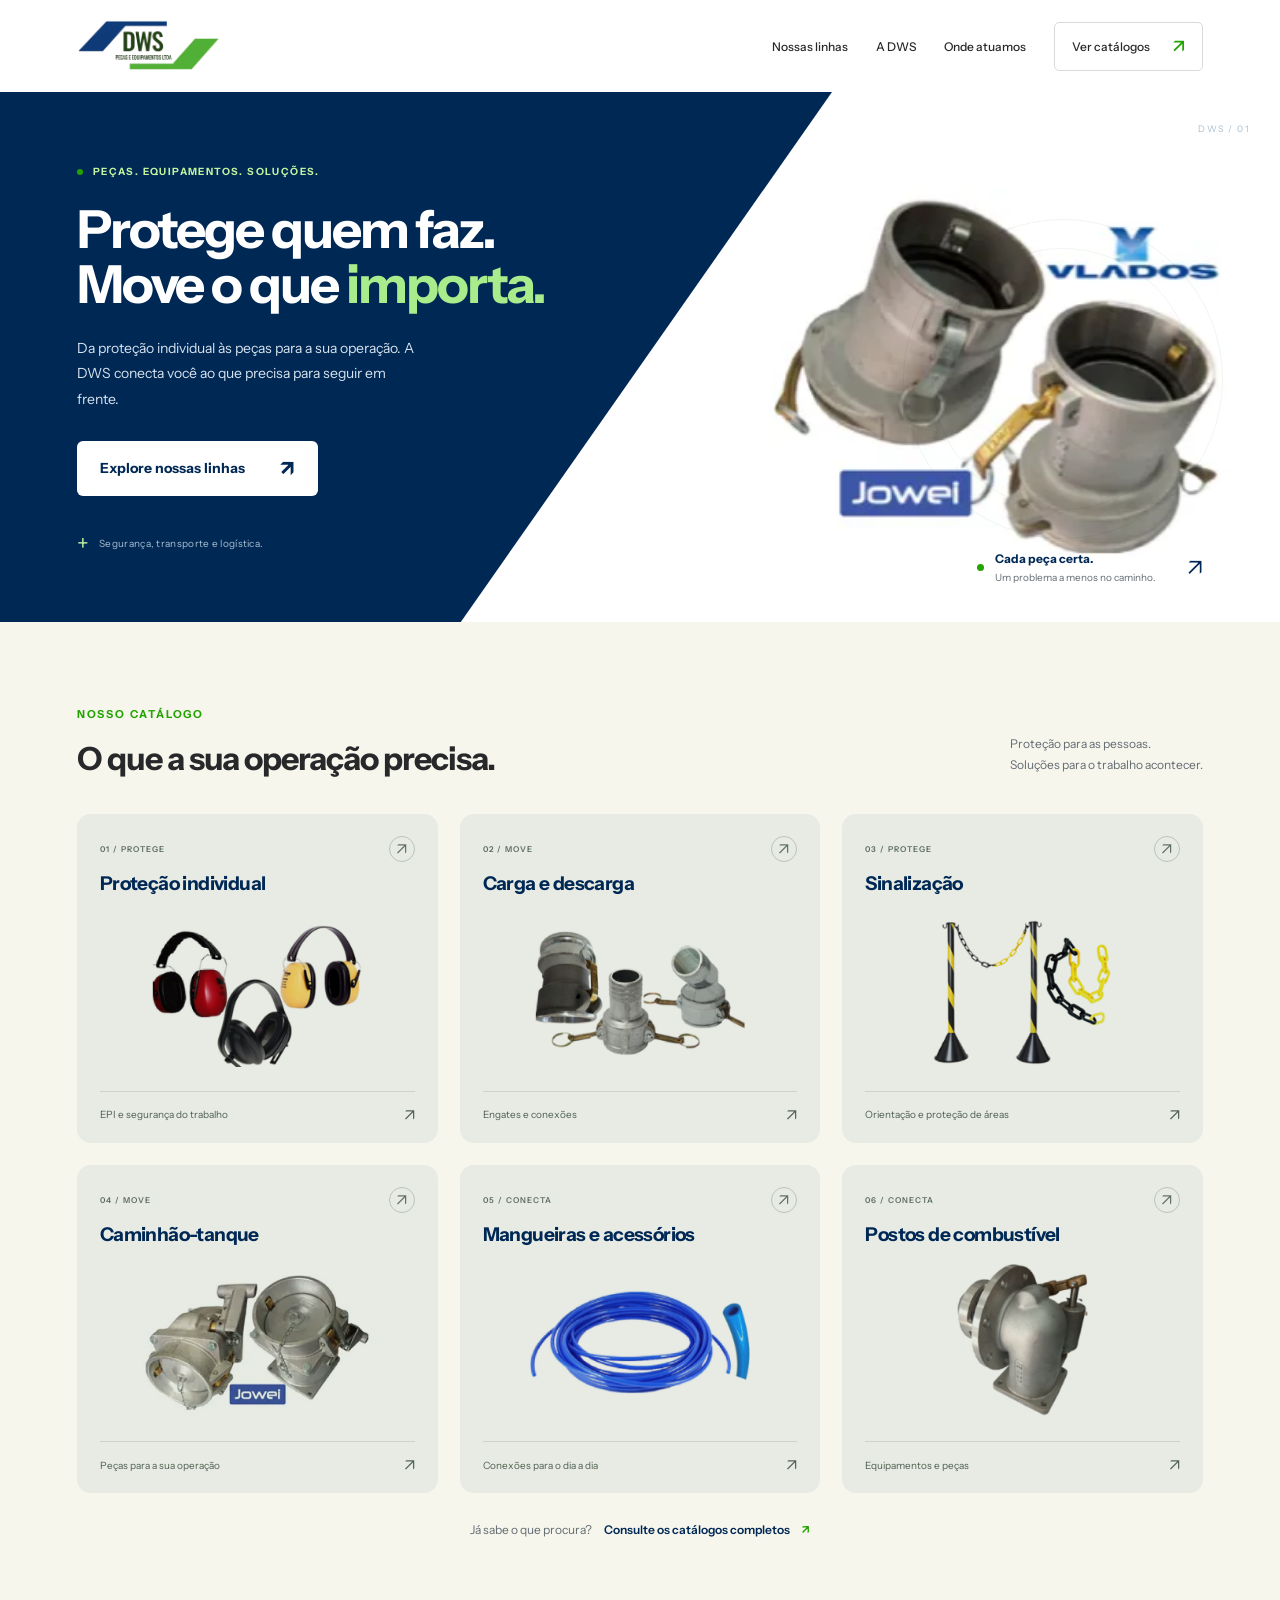
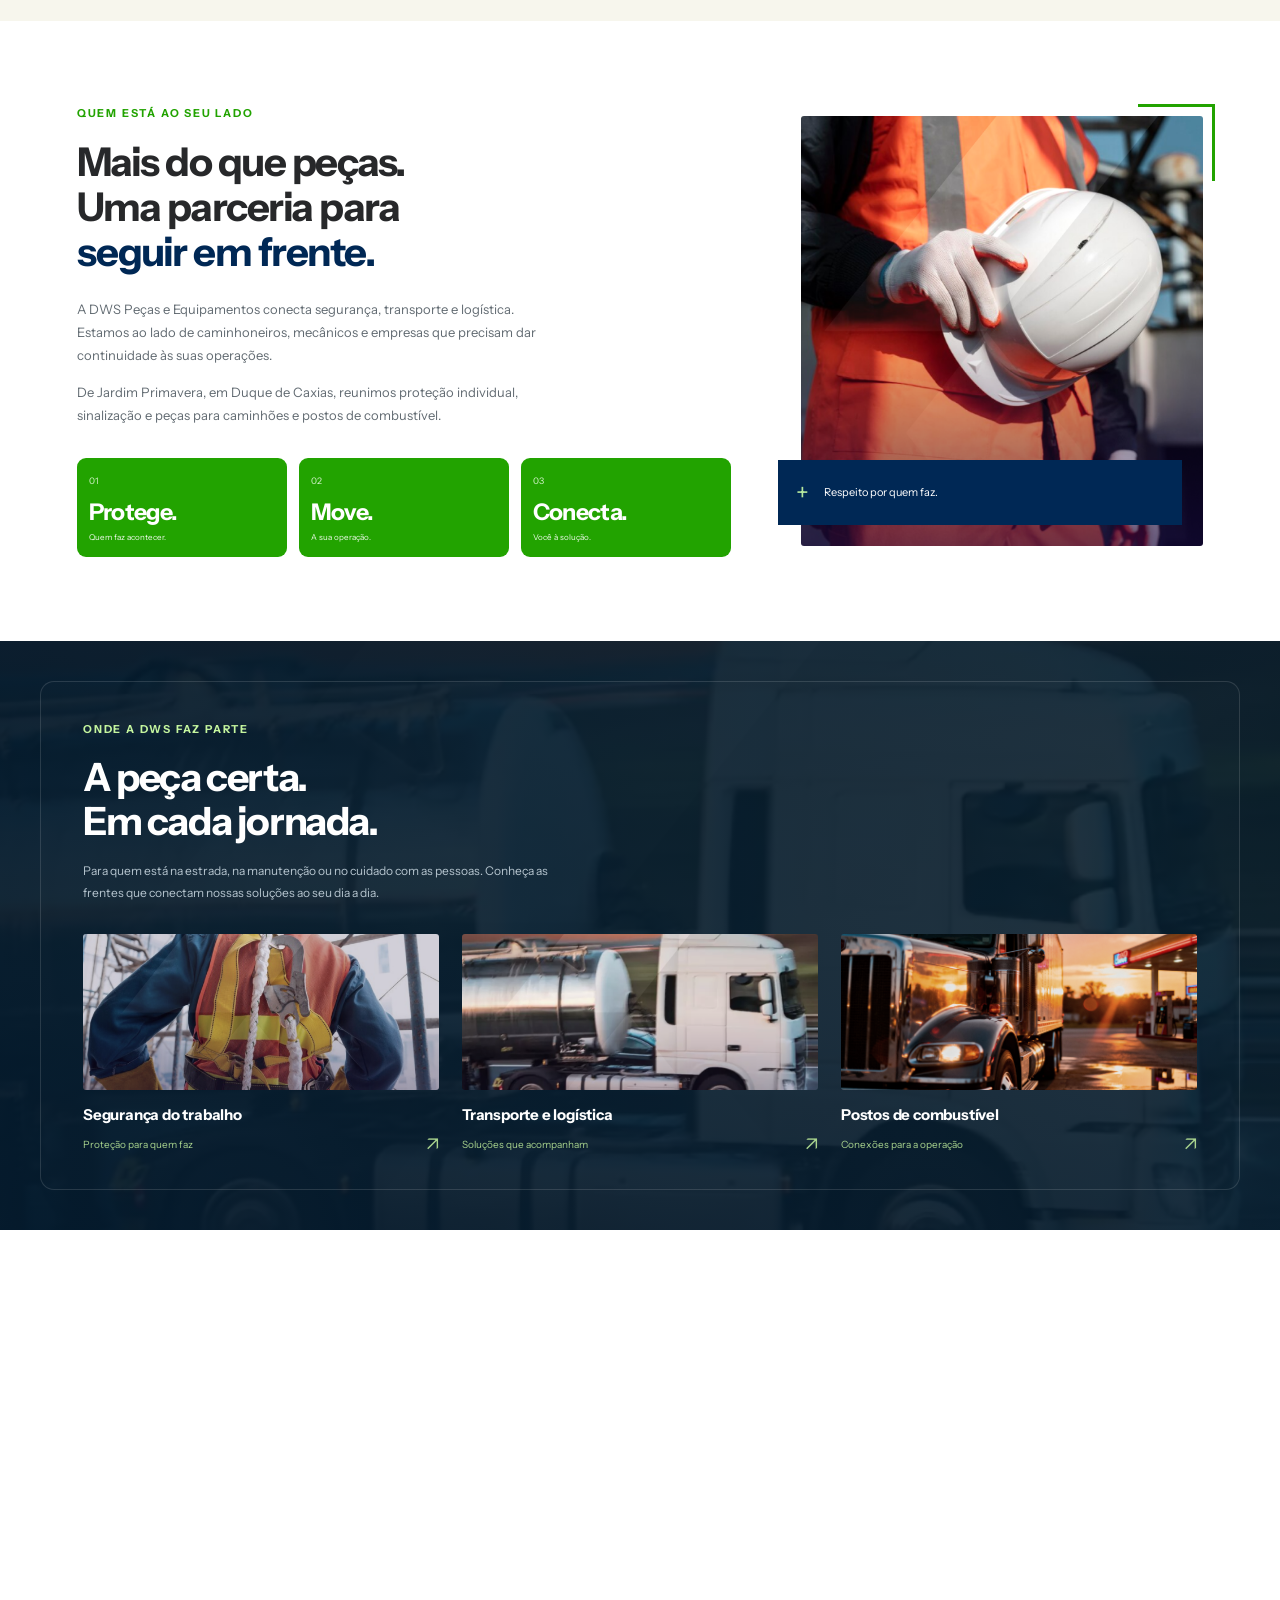
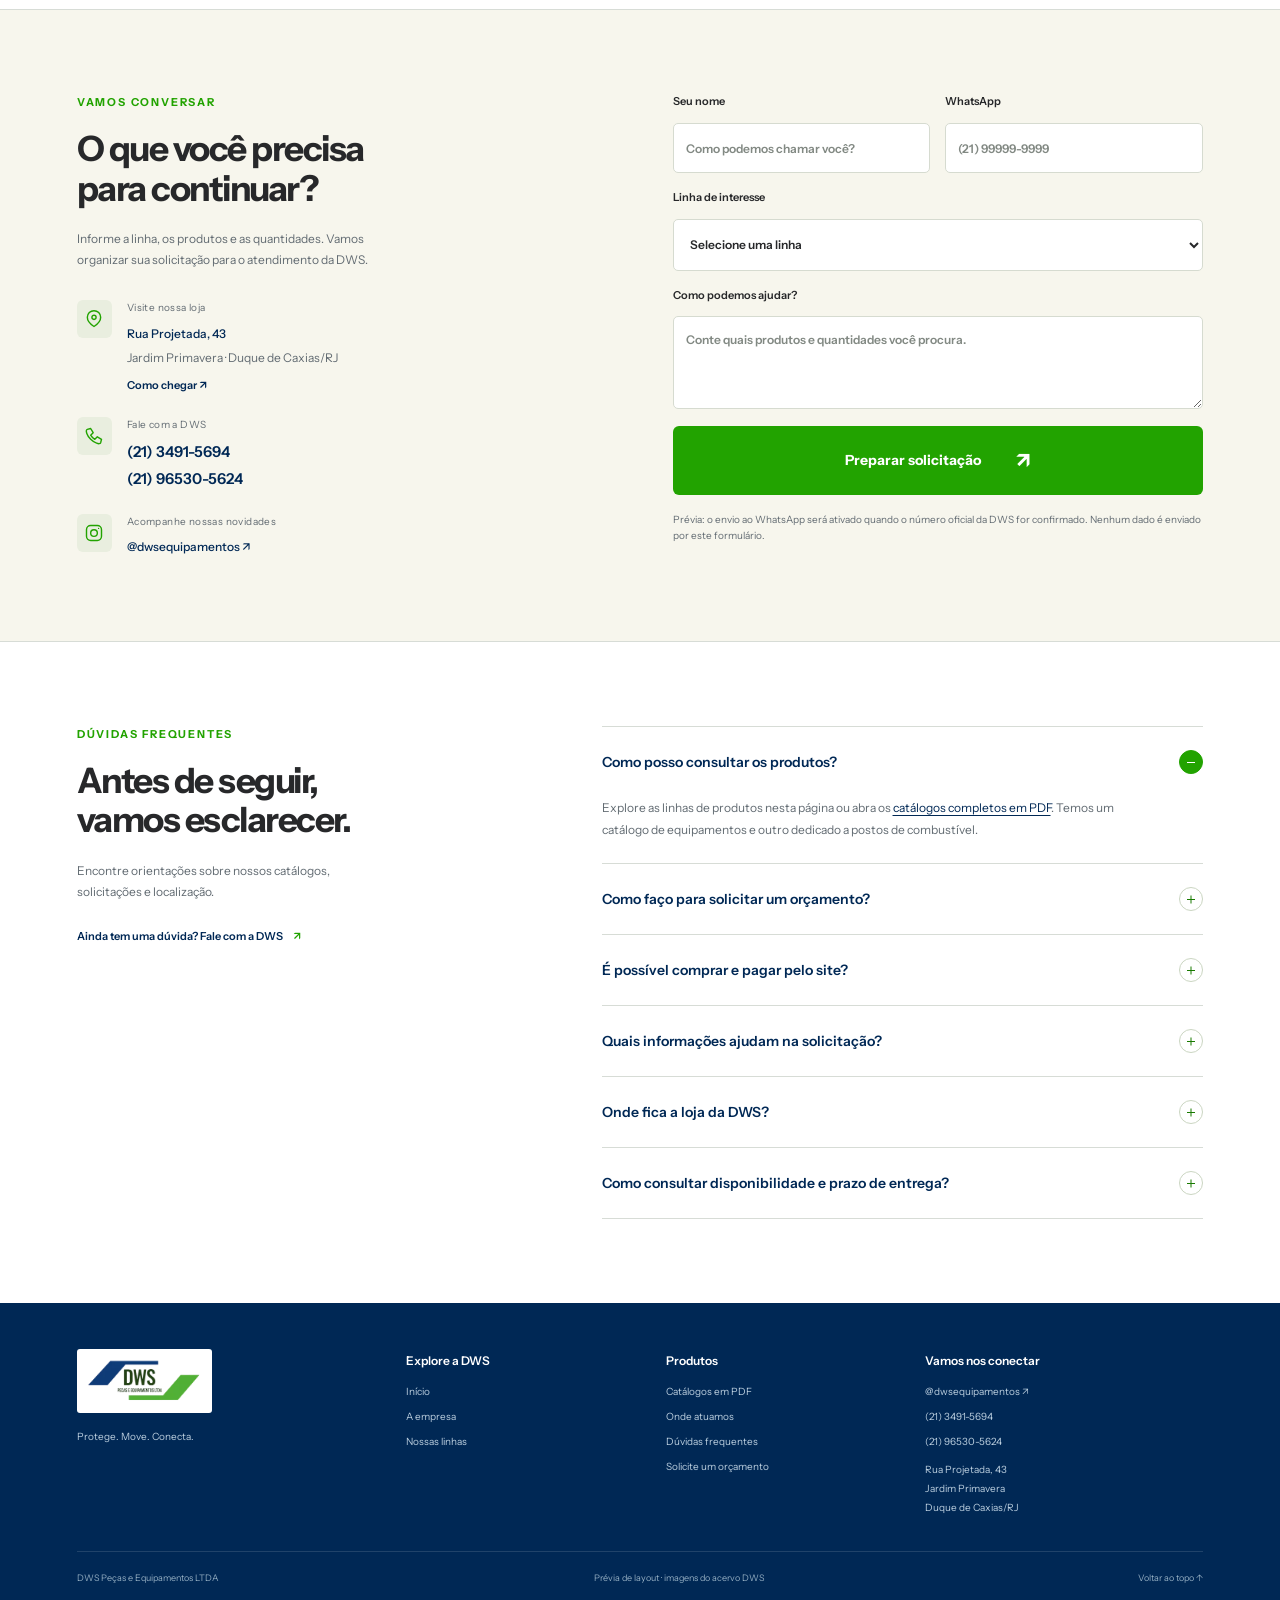
<file: Site/index.html>
<!doctype html>
<html lang="pt-BR">
<head>
<meta charset="utf-8"><meta name="viewport" content="width=device-width,initial-scale=1">
<meta name="robots" content="noindex,nofollow">
<meta name="description" content="Conheça a DWS: equipamentos de proteção, sinalização e peças para transporte, carga e descarga e postos de combustível.">
<title>DWS | Protege. Move. Conecta.</title>
<link rel="stylesheet" href="styles.css"><script src="app.js" defer></script>
</head>
<body>
<a class="skip" href="#conteudo">Pular para o conteúdo</a>
<div class="site-shell">
<header class="header"><a href="#inicio" class="brand" aria-label="DWS, início"><img src="assets/acervo/2025/10/dws_logo_1-300x113.webp" alt="DWS Peças e Equipamentos"></a><button class="menu-toggle" aria-expanded="false" aria-controls="nav">Menu <span aria-hidden="true">☰</span></button><nav id="nav" aria-label="Menu principal"><a href="#produtos">Nossas linhas</a><a href="#empresa">A DWS</a><a href="#segmentos">Onde atuamos</a><a class="nav-cta" href="#catalogos">Ver catálogos <span aria-hidden="true">↗</span></a></nav></header>
<main id="conteudo">
<section class="hero" id="inicio"><div class="hero-diagonal" aria-hidden="true"></div><div class="hero-copy"><div class="eyebrow light"><span></span> PEÇAS. EQUIPAMENTOS. SOLUÇÕES.</div><h1>Protege quem faz.<br>Move o que <em>importa.</em></h1><p>Da proteção individual às peças para a sua operação. A DWS conecta você ao que precisa para seguir em frente.</p><a class="button button-white" href="#produtos">Explore nossas linhas <span aria-hidden="true">↗</span></a><div class="hero-footnote"><span class="little-cross" aria-hidden="true">+</span> Segurança, transporte e logística.</div></div><div class="hero-visual"><span class="hero-ring" aria-hidden="true"></span><img class="hero-product" src="assets/acervo/2025/10/Group-48096907.webp" alt="Engates e conexões metálicas da linha DWS"><div class="product-caption"><span class="caption-dot"></span><div><strong>Cada peça certa.</strong><span>Um problema a menos no caminho.</span></div><span aria-hidden="true">↗</span></div><span class="hero-index" aria-hidden="true">DWS / 01</span></div></section>
<section class="products section" id="produtos"><div class="section-heading"><div><div class="eyebrow">NOSSO CATÁLOGO</div><h2>O que a sua operação precisa.</h2></div><p>Proteção para as pessoas.<br>Soluções para o trabalho acontecer.</p></div><div class="product-grid">
<a class="product-card" href="#solicitar" data-line="Proteção individual"><div class="card-top"><span>01 / PROTEGE</span><span class="card-arrow" aria-hidden="true">↗</span></div><h3>Proteção individual</h3><div class="product-image"><img src="assets/acervo/2025/10/group_48096858.webp" alt="Abafadores de ruído" loading="lazy"></div><div class="card-bottom"><span>EPI e segurança do trabalho</span><span aria-hidden="true">↗</span></div></a>
<a class="product-card" href="#solicitar" data-line="Carga e descarga"><div class="card-top"><span>02 / MOVE</span><span class="card-arrow" aria-hidden="true">↗</span></div><h3>Carga e descarga</h3><div class="product-image"><img src="assets/acervo/2025/10/group_48096840.webp" alt="Engates e conexões para carga e descarga" loading="lazy"></div><div class="card-bottom"><span>Engates e conexões</span><span aria-hidden="true">↗</span></div></a>
<a class="product-card" href="#solicitar" data-line="Sinalização"><div class="card-top"><span>03 / PROTEGE</span><span class="card-arrow" aria-hidden="true">↗</span></div><h3>Sinalização</h3><div class="product-image"><img src="assets/acervo/2025/10/group_48096880.webp" alt="Pedestais e correntes para sinalização" loading="lazy"></div><div class="card-bottom"><span>Orientação e proteção de áreas</span><span aria-hidden="true">↗</span></div></a>
<a class="product-card" href="#solicitar" data-line="Caminhão-tanque"><div class="card-top"><span>04 / MOVE</span><span class="card-arrow" aria-hidden="true">↗</span></div><h3>Caminhão-tanque</h3><div class="product-image"><img src="assets/acervo/2025/10/Group-48096901.webp" alt="Acoplamentos metálicos para caminhão-tanque" loading="lazy"></div><div class="card-bottom"><span>Peças para a sua operação</span><span aria-hidden="true">↗</span></div></a>
<a class="product-card" href="#solicitar" data-line="Mangueiras e acessórios"><div class="card-top"><span>05 / CONECTA</span><span class="card-arrow" aria-hidden="true">↗</span></div><h3>Mangueiras e acessórios</h3><div class="product-image"><img src="assets/acervo/2025/10/group_48096839.webp" alt="Mangueira azul" loading="lazy"></div><div class="card-bottom"><span>Conexões para o dia a dia</span><span aria-hidden="true">↗</span></div></a>
<a class="product-card" href="#solicitar" data-line="Postos de combustível"><div class="card-top"><span>06 / CONECTA</span><span class="card-arrow" aria-hidden="true">↗</span></div><h3>Postos de combustível</h3><div class="product-image"><img src="assets/acervo/2025/10/group_48096865.webp" alt="Conexão metálica com flange" loading="lazy"></div><div class="card-bottom"><span>Equipamentos e peças</span><span aria-hidden="true">↗</span></div></a>
</div><div class="catalog-note"><span>Já sabe o que procura?</span><a href="#catalogos">Consulte os catálogos completos <span aria-hidden="true">↗</span></a></div></section>
<section class="about section" id="empresa"><div class="about-copy"><div class="eyebrow">QUEM ESTÁ AO SEU LADO</div><h2>Mais do que peças.<br>Uma parceria para<br><span>seguir em frente.</span></h2><p>A DWS Peças e Equipamentos conecta segurança, transporte e logística. Estamos ao lado de caminhoneiros, mecânicos e empresas que precisam dar continuidade às suas operações.</p><p>De Jardim Primavera, em Duque de Caxias, reunimos proteção individual, sinalização e peças para caminhões e postos de combustível.</p><div class="pillars"><div><span>01</span><strong>Protege.</strong><small>Quem faz acontecer.</small></div><div><span>02</span><strong>Move.</strong><small>A sua operação.</small></div><div><span>03</span><strong>Conecta.</strong><small>Você à solução.</small></div></div></div><div class="about-photo"><img src="assets/acervo/2025/10/frame_1686554630-1.webp" alt="Profissional com luvas segurando um capacete de segurança" loading="lazy"><span class="photo-label"><span aria-hidden="true">+</span> Respeito por quem faz.</span></div></section>
<section class="specialties" id="segmentos"><div class="specialties-overlay"></div><div class="specialties-inner"><div class="eyebrow light">ONDE A DWS FAZ PARTE</div><h2>A peça certa.<br>Em cada jornada.</h2><p>Para quem está na estrada, na manutenção ou no cuidado com as pessoas. Conheça as frentes que conectam nossas soluções ao seu dia a dia.</p><div class="segment-grid"><a href="#solicitar" data-line="Segurança do trabalho" class="segment"><img src="assets/acervo/2025/10/frame_1686554631.webp" alt="Trabalhador equipado para atividade em altura" loading="lazy"><div><h3>Segurança do trabalho</h3><span>Proteção para quem faz <b aria-hidden="true">↗</b></span></div></a><a href="#solicitar" data-line="Transporte e logística" class="segment"><img src="assets/acervo/2025/10/frame_1686554633.webp" alt="Caminhão-tanque na estrada" loading="lazy"><div><h3>Transporte e logística</h3><span>Soluções que acompanham <b aria-hidden="true">↗</b></span></div></a><a href="#solicitar" data-line="Postos de combustível" class="segment"><img src="assets/posto-combustivel.jpg" alt="Caminhão em posto de combustível ao pôr do sol" loading="lazy"><div><h3>Postos de combustível</h3><span>Conexões para a operação <b aria-hidden="true">↗</b></span></div></a></div></div></section>
<section class="catalogs section" id="catalogos"><div><div class="eyebrow">EXPLORE OS DETALHES</div><h2>Seu próximo passo<br>começa no catálogo.</h2><p>Consulte os produtos e conte para a DWS o que você precisa.</p></div><div class="catalog-links"><a href="../Catalagos/CATÁLOGO DWS EQUIPAMENTOS (11).pdf" target="_blank" rel="noopener"><span class="document-icon"><svg viewBox="0 0 32 32" fill="none" stroke="currentColor" stroke-width="1.7" stroke-linecap="round" stroke-linejoin="round" aria-hidden="true"><path d="M5 20v-3a11 11 0 0 1 8-10m6 0a11 11 0 0 1 8 10v3M13 13V5h6v8M4 20h24v5H4zM8 17v3m16-3v3"/></svg></span><div><strong>DWS Equipamentos</strong><span>Catálogo completo · PDF · 39 páginas</span></div><b aria-hidden="true">↗</b></a><a href="../Catalagos/CATÁLOGO DWS POSTO DE COMBUSTÍVEL.pdf" target="_blank" rel="noopener"><span class="document-icon"><svg viewBox="0 0 32 32" fill="none" stroke="currentColor" stroke-width="1.7" stroke-linecap="round" stroke-linejoin="round" aria-hidden="true"><path d="M5 28V5h15v23M3 28h19M8 9h9v7H8zM20 13h3v9a3 3 0 0 0 6 0V12l-5-5m2 2-2 3 4 3"/></svg></span><div><strong>Postos de combustível</strong><span>Catálogo especializado · PDF · 19 páginas</span></div><b aria-hidden="true">↗</b></a></div></section>
<section class="request section" id="solicitar"><div><div class="eyebrow">VAMOS CONVERSAR</div><h2>O que você precisa<br>para continuar?</h2><p>Informe a linha, os produtos e as quantidades. Vamos organizar sua solicitação para o atendimento da DWS.</p><address class="store-contact">
<div class="contact-item"><span class="contact-symbol" aria-hidden="true"><svg viewBox="0 0 24 24" fill="none" stroke="currentColor" stroke-width="1.7" stroke-linecap="round" stroke-linejoin="round"><path d="M20 10c0 6-8 11-8 11S4 16 4 10a8 8 0 1 1 16 0Z"/><circle cx="12" cy="10" r="2.5"/></svg></span><div><span class="contact-label">Visite nossa loja</span><strong>Rua Projetada, 43</strong><span>Jardim Primavera · Duque de Caxias/RJ</span><a class="map-link" href="https://www.google.com/maps/search/?api=1&amp;query=DWS+Equipamentos+Rua+Projetada+43+Jardim+Primavera+Duque+de+Caxias" target="_blank" rel="noopener">Como chegar <span aria-hidden="true">↗</span></a></div></div>
<div class="contact-item"><span class="contact-symbol" aria-hidden="true"><svg viewBox="0 0 24 24" fill="none" stroke="currentColor" stroke-width="1.7" stroke-linecap="round" stroke-linejoin="round"><path d="m8 3 3 5-3 3a14 14 0 0 0 5 5l3-3 5 3-1 4c-1 3-8 0-12-4S1 5 4 4Z"/></svg></span><div><span class="contact-label">Fale com a DWS</span><a class="phone-link" href="tel:+552134915694">(21) 3491-5694</a><a class="phone-link" href="tel:+5521965305624">(21) 96530-5624</a></div></div>
<div class="contact-item"><span class="contact-symbol" aria-hidden="true"><svg viewBox="0 0 24 24" fill="none" stroke="currentColor" stroke-width="1.7"><rect x="3" y="3" width="18" height="18" rx="5"/><circle cx="12" cy="12" r="4"/><circle cx="17.5" cy="6.5" r=".8" fill="currentColor" stroke="none"/></svg></span><div><span class="contact-label">Acompanhe nossas novidades</span><a href="https://www.instagram.com/dwsequipamentos/" target="_blank" rel="noopener">@dwsequipamentos <span aria-hidden="true">↗</span></a></div></div>
</address></div><form id="request-form"><div class="form-row"><label>Seu nome<input name="nome" autocomplete="name" required maxlength="100" placeholder="Como podemos chamar você?"></label><label>WhatsApp<input name="telefone" type="tel" autocomplete="tel" required maxlength="25" placeholder="(21) 99999-9999"></label></div><label>Linha de interesse<select name="linha" id="request-line" required><option value="">Selecione uma linha</option><option>Proteção individual</option><option>Carga e descarga</option><option>Sinalização</option><option>Caminhão-tanque</option><option>Mangueiras e acessórios</option><option>Postos de combustível</option><option>Segurança do trabalho</option><option>Transporte e logística</option><option>Outros produtos</option></select></label><label>Como podemos ajudar?<textarea name="mensagem" rows="3" required maxlength="2000" placeholder="Conte quais produtos e quantidades você procura."></textarea></label><button class="button" type="submit">Preparar solicitação <span aria-hidden="true">↗</span></button><p class="form-note">Prévia: o envio ao WhatsApp será ativado quando o número oficial da DWS for confirmado. Nenhum dado é enviado por este formulário.</p><div id="request-result" hidden tabindex="-1"><strong>Seu resumo está pronto.</strong><p>O atendimento por WhatsApp ainda não está ativo nesta prévia. Você pode copiar os dados abaixo.</p><textarea id="request-summary" rows="6" readonly aria-label="Resumo da solicitação"></textarea><button class="copy-button" type="button">Copiar solicitação</button><span id="copy-status" role="status" aria-live="polite"></span></div></form></section>
<section class="faq section" id="faq" aria-labelledby="faq-title">
<div class="faq-intro"><div class="eyebrow">DÚVIDAS FREQUENTES</div><h2 id="faq-title">Antes de seguir,<br>vamos esclarecer.</h2><p>Encontre orientações sobre nossos catálogos, solicitações e localização.</p><a class="faq-contact" href="#solicitar">Ainda tem uma dúvida? Fale com a DWS <span aria-hidden="true">↗</span></a></div>
<div class="faq-list">
<details open><summary>Como posso consultar os produtos?<span class="faq-plus" aria-hidden="true"></span></summary><div class="faq-answer"><p>Explore as linhas de produtos nesta página ou abra os <a href="#catalogos">catálogos completos em PDF</a>. Temos um catálogo de equipamentos e outro dedicado a postos de combustível.</p></div></details>
<details><summary>Como faço para solicitar um orçamento?<span class="faq-plus" aria-hidden="true"></span></summary><div class="faq-answer"><p>Escolha uma linha e preencha o formulário com seu nome, contato, produtos e quantidades desejadas. Você também pode falar com a equipe pelos telefones <a href="tel:+552134915694">(21) 3491-5694</a> e <a href="tel:+5521965305624">(21) 96530-5624</a>.</p></div></details>
<details><summary>É possível comprar e pagar pelo site?<span class="faq-plus" aria-hidden="true"></span></summary><div class="faq-answer"><p>O site funciona como um catálogo para consulta e solicitação de orçamento. Valores, disponibilidade e condições de pagamento são tratados diretamente com a equipe da DWS, sem checkout ou pagamento online.</p></div></details>
<details><summary>Quais informações ajudam na solicitação?<span class="faq-plus" aria-hidden="true"></span></summary><div class="faq-answer"><p>Informe o nome ou a referência do produto, a quantidade e, quando houver, medidas ou modelo. Para consultar opções de entrega, informe também sua cidade e CEP à equipe.</p></div></details>
<details><summary>Onde fica a loja da DWS?<span class="faq-plus" aria-hidden="true"></span></summary><div class="faq-answer"><p>A loja fica na Rua Projetada, 43, em Jardim Primavera, Duque de Caxias/RJ. <a href="https://www.google.com/maps/search/?api=1&amp;query=DWS+Equipamentos+Rua+Projetada+43+Jardim+Primavera+Duque+de+Caxias" target="_blank" rel="noopener">Veja como chegar pelo mapa ↗</a>.</p></div></details>
<details><summary>Como consultar disponibilidade e prazo de entrega?<span class="faq-plus" aria-hidden="true"></span></summary><div class="faq-answer"><p>Entre em contato com a DWS e informe o produto, a quantidade e o destino. A equipe poderá confirmar a disponibilidade e as condições aplicáveis à sua solicitação.</p></div></details>
</div></section>
</main>
<footer><div class="footer-main"><div class="footer-brand"><img src="assets/acervo/2025/10/dws_logo_1-300x113.webp" alt="DWS Peças e Equipamentos"><p>Protege. Move. Conecta.</p></div><div><h3>Explore a DWS</h3><a href="#inicio">Início</a><a href="#empresa">A empresa</a><a href="#produtos">Nossas linhas</a></div><div><h3>Produtos</h3><a href="#catalogos">Catálogos em PDF</a><a href="#segmentos">Onde atuamos</a><a href="#faq">Dúvidas frequentes</a><a href="#solicitar">Solicite um orçamento</a></div><div><h3>Vamos nos conectar</h3><a href="https://www.instagram.com/dwsequipamentos/" target="_blank" rel="noopener">@dwsequipamentos ↗</a><a href="tel:+552134915694">(21) 3491-5694</a><a href="tel:+5521965305624">(21) 96530-5624</a><address>Rua Projetada, 43<br>Jardim Primavera<br>Duque de Caxias/RJ</address></div></div><div class="footer-bottom"><span>DWS Peças e Equipamentos LTDA</span><span>Prévia de layout · imagens do acervo DWS</span><a href="#inicio">Voltar ao topo ↑</a></div></footer>
</div>
</body></html>
</file>
<file: styles.css>
@font-face{font-family:'Instrument Sans';font-style:normal;font-weight:400;src:url('assets/instrument-sans-0.ttf') format('truetype');font-display:swap}
@font-face{font-family:'Instrument Sans';font-style:normal;font-weight:500;src:url('assets/instrument-sans-1.ttf') format('truetype');font-display:swap}
@font-face{font-family:'Instrument Sans';font-style:normal;font-weight:600;src:url('assets/instrument-sans-2.ttf') format('truetype');font-display:swap}
@font-face{font-family:'Instrument Sans';font-style:normal;font-weight:700;src:url('assets/instrument-sans-3.ttf') format('truetype');font-display:swap}
:root{--blue:#002855;--green:#22a300;--off-white:#f7f6ed;--ink:#27282a;--navy:#062644;--paper:#fff;--muted:#626b72;--line:#d7dcd6;--card:#e7ebe4;--radius:14px;--page-inset:clamp(24px,6vw,86px);--section-gap:84px;--ease:180ms ease}
*{box-sizing:border-box}html{scroll-behavior:smooth;scroll-padding-top:92px}body{margin:0;background:var(--blue);color:var(--ink);font-family:'Instrument Sans',Arial,sans-serif;-webkit-font-smoothing:antialiased}a{color:inherit;text-decoration:none}button,input,textarea,select{font:inherit}button,a,input,textarea,select{-webkit-tap-highlight-color:transparent}button{cursor:pointer}img{display:block;max-width:100%}button:focus-visible,a:focus-visible{outline:3px solid var(--green);outline-offset:5px}.site-shell{width:min(1320px,calc(100% - 64px));margin:28px auto;background:var(--paper);box-shadow:0 16px 80px #00132840}.skip{position:fixed;top:8px;left:10px;z-index:50;transform:translateY(-160%);background:var(--paper);padding:12px}.skip:focus{transform:translateY(0)}.section{padding:var(--section-gap) var(--page-inset)}.eyebrow{color:var(--green);font-size:11px;font-weight:700;letter-spacing:1.8px;margin-bottom:17px;line-height:1.6}.eyebrow.light{color:#c4f59e}h1,h2,h3,p{margin:0}h2{font-size:clamp(28px,3.1vw,43px);line-height:1.13;letter-spacing:-1.5px;font-weight:700}p{line-height:1.75}.button{display:inline-flex;align-items:center;justify-content:center;gap:34px;padding:17px 23px;border:0;border-radius:6px;background:var(--green);color:var(--paper);font-size:14px;font-weight:700;transition:transform var(--ease),background var(--ease)}.button:hover{background:#1b8200;transform:translateY(-2px)}.button-white{background:var(--paper);color:var(--blue)}.button-white:hover{background:var(--off-white)}.button span{font-size:21px;line-height:1}
.header{height:92px;display:flex;align-items:center;justify-content:space-between;padding:0 var(--page-inset);gap:24px;background:var(--paper)}.brand{width:145px;flex-shrink:0}.header nav{display:flex;gap:28px;align-items:center;font-size:12px;font-weight:500}.header nav a:hover{color:var(--green)}.header .nav-cta{padding:12px 17px;border:1px solid var(--line);border-radius:5px;display:flex;gap:22px;align-items:center}.nav-cta span{color:var(--green);font-size:19px}.menu-toggle{display:none}
.hero{background:var(--blue);color:var(--paper);position:relative;display:grid;grid-template-columns:1.03fr 1fr;min-height:530px;overflow:hidden}.hero-diagonal{position:absolute;inset:0;background:var(--paper);clip-path:polygon(100% 4%,100% 100%,38% 100%)}.hero-copy{position:relative;z-index:2;padding:72px 0 57px var(--page-inset)}.hero .eyebrow{font-size:10px;letter-spacing:1.4px;display:flex;align-items:center;gap:10px}.hero .eyebrow>span{width:6px;height:6px;background:var(--green);border-radius:50%}.hero h1{font-size:clamp(37px,4.1vw,57px);font-weight:700;line-height:1.04;letter-spacing:-2.1px;margin:22px 0 25px}.hero h1 em{font-style:normal;color:#a9ec8b}.hero-copy>p{font-size:14px;max-width:345px;color:#d7e3ee;line-height:1.8;margin-bottom:29px}.hero-footnote{display:flex;gap:10px;align-items:center;color:#a8bfd0;font-size:10px;letter-spacing:.3px;margin-top:34px}.little-cross{font-size:22px;font-weight:400;color:#b4e79e}.hero-visual{position:relative;align-self:stretch;display:flex;align-items:center;justify-content:center;min-width:0}.hero-product{position:relative;z-index:1;width:92%;max-width:500px;margin-top:32px;mix-blend-mode:multiply;transform:rotate(-7deg);filter:drop-shadow(0 20px 15px #08264a0f)}.hero-ring{position:absolute;width:320px;height:320px;border:1px solid #e0e7e1;border-radius:50%;right:15%;top:24%;opacity:.6}.hero-ring:after{content:'';position:absolute;inset:28px;border:1px solid #e0e7e1;border-radius:50%}.product-caption{position:absolute;bottom:38px;right:var(--page-inset);display:flex;align-items:center;gap:11px;color:var(--blue);z-index:2}.caption-dot{width:7px;height:7px;background:var(--green);border-radius:50%}.product-caption strong{font-size:12px;display:block}.product-caption div>span{font-size:10px;color:var(--muted);display:block;margin-top:5px}.product-caption>span:last-child{font-size:24px;margin-left:20px}.hero-index{position:absolute;top:31px;right:30px;font-size:9px;letter-spacing:1.5px;color:#a7bdcd}
.products{background:var(--off-white)}.section-heading{display:flex;align-items:flex-end;justify-content:space-between;gap:30px;margin-bottom:37px}.section-heading h2{font-size:32px;letter-spacing:-1px}.section-heading p{font-size:12px;color:var(--muted);padding-bottom:2px}.product-grid{display:grid;grid-template-columns:repeat(3,minmax(0,1fr));gap:22px}.product-card{display:block;background:var(--card);border-radius:var(--radius);position:relative;padding:21px 22px 17px;isolation:isolate;transition:background var(--ease),transform var(--ease);border:1px solid transparent;overflow:hidden}.product-card:hover{background:#dce4d7;transform:translateY(-4px);border-color:#bed0b5}.card-top{display:flex;align-items:center;justify-content:space-between;color:#5f6f60;font-size:8px;letter-spacing:1px;font-weight:600}.card-arrow{width:26px;height:26px;display:grid;place-items:center;border:1px solid #bac5b5;border-radius:50%;font-size:17px;font-weight:400}.product-card h3{font-size:19px;color:var(--blue);letter-spacing:-.6px;margin-top:11px;line-height:1.15}.product-image{height:178px;display:flex;align-items:center;justify-content:center;margin:8px -6px 10px}.product-image img{max-height:100%;width:100%;height:100%;object-fit:contain;mix-blend-mode:multiply;transition:transform 240ms ease}.product-card:hover img{transform:scale(1.05)}.card-bottom{border-top:1px solid #cbd4c6;padding-top:13px;display:flex;justify-content:space-between;gap:6px;align-items:center;color:#50604e;font-size:10px}.card-bottom>span:last-child{font-size:17px}.catalog-note{display:flex;justify-content:center;align-items:center;gap:12px;font-size:12px;padding-top:29px;color:var(--muted)}.catalog-note a{color:var(--blue);font-weight:600}.catalog-note a span{margin-left:9px;color:var(--green)}
.about{display:grid;grid-template-columns:1.3fr .8fr;gap:70px;align-items:center}.about h2{margin-bottom:23px}.about h2>span{color:var(--blue)}.about-copy>p{font-size:13px;color:var(--muted);max-width:460px;margin-bottom:13px;line-height:1.8}.about-photo{height:430px;position:relative}.about-photo>img{width:100%;height:100%;object-fit:cover;border-radius:3px}.about-photo:before{content:'';position:absolute;z-index:1;top:-12px;right:-12px;width:74px;height:74px;border-top:3px solid var(--green);border-right:3px solid var(--green)}.photo-label{position:absolute;bottom:21px;left:-23px;right:21px;background:var(--blue);padding:18px;color:var(--paper);font-size:11px;display:flex;align-items:center;gap:15px}.photo-label span{color:#b4e79e;font-size:24px;font-weight:400}.pillars{display:grid;grid-template-columns:repeat(3,1fr);gap:12px;margin-top:30px}.pillars>div{background:var(--green);border-radius:9px;padding:17px 12px 15px;color:white}.pillars>div>span{font-size:9px;display:block;color:#d6f4cd;margin-bottom:12px}.pillars strong{display:block;font-size:23px;font-weight:700;letter-spacing:-.7px}.pillars small{display:block;font-size:8px;margin-top:6px;color:#f0faec}
.specialties{position:relative;background:var(--navy) url('assets/acervo/2025/10/frame_1686554633.webp') center 52%/cover no-repeat;padding:40px}.specialties-overlay{position:absolute;inset:0;background:linear-gradient(100deg,#041b2df0,#051c2be0)}.specialties-inner{position:relative;border:1px solid #ffffff20;padding:39px 42px 33px;border-radius:var(--radius);color:var(--paper);background:#ffffff03}.specialties h2{font-size:39px;letter-spacing:-1.4px}.specialties-inner>p{font-size:12px;max-width:470px;color:#b5c4ce;margin-top:17px;line-height:1.8}.segment-grid{display:grid;grid-template-columns:repeat(3,minmax(0,1fr));gap:23px;margin-top:31px}.segment>img{height:156px;width:100%;object-fit:cover;border-radius:3px;filter:saturate(.7);transition:filter var(--ease)}.segment:hover>img{filter:saturate(1)}.segment>div{padding:15px 0 0}.segment h3{font-size:15px;letter-spacing:-.2px}.segment span{display:flex;justify-content:space-between;align-items:center;color:#a9d48e;font-size:10px;margin-top:8px}.segment b{font-size:20px;font-weight:400}
.catalogs{display:grid;grid-template-columns:1fr 1fr;gap:50px;align-items:center}.catalogs h2{font-size:32px}.catalogs p{color:var(--muted);font-size:12px;max-width:290px;margin-top:17px}.catalog-links>a{display:flex;align-items:center;gap:17px;padding:24px 0;border-bottom:1px solid var(--line)}.catalog-links>a:first-child{border-top:1px solid var(--line)}.document-icon{font-size:27px;color:var(--green);background:var(--off-white);width:44px;height:50px;display:grid;place-items:center;flex-shrink:0}.catalog-links strong{font-size:15px;display:block;color:var(--blue)}.catalog-links div>span{font-size:10px;color:var(--muted);display:block;margin-top:8px}.catalog-links b{margin-left:auto;font-size:22px;font-weight:400;color:var(--green)}.catalog-links a:hover strong{color:var(--green)}
.request{background:var(--off-white);display:grid;grid-template-columns:1fr 1fr;gap:65px;border-top:1px solid var(--line)}.request h2{font-size:35px}.request p{font-size:12px;color:var(--muted);max-width:330px;margin-top:20px}.request-location{display:flex;gap:15px;font-size:12px;line-height:1.6;margin-top:38px}.request-location>span:first-child{font-size:24px;color:var(--green)}.request-location strong{font-weight:500;color:var(--blue)}form{display:grid;gap:17px}.form-row{display:grid;grid-template-columns:1fr 1fr;gap:15px}label{display:grid;gap:8px;font-size:11px;font-weight:600}input,select,textarea{display:block;width:100%;min-width:0;background:var(--paper);border:1px solid #d6dbd0;border-radius:5px;padding:13px 12px;color:var(--ink);font-size:12px}textarea{resize:vertical;line-height:1.6}input:focus,select:focus,textarea:focus{outline:2px solid var(--green);outline-offset:2px}input::placeholder,textarea::placeholder{color:#828983}.request .form-note{font-size:10px;line-height:1.6;margin:0;max-width:none}#request-result{padding:19px;border:1px solid #bbcfb0;border-radius:8px;background:var(--paper)}#request-result p{font-size:11px;margin:10px 0;max-width:none}#request-result[hidden]{display:none}.copy-button{margin-top:12px;padding:10px;border:1px solid var(--green);border-radius:4px;background:var(--paper);color:var(--blue);font-size:11px}#copy-status{font-size:11px;display:block;margin-top:8px;color:var(--blue)}
footer{background:var(--blue);color:white;padding:46px var(--page-inset) 22px}.footer-main{display:grid;grid-template-columns:1.3fr 1fr 1fr 1.2fr;gap:28px}.footer-brand img{width:135px;background:var(--paper);padding:10px;border-radius:3px}.footer-brand p{font-size:11px;color:#bbd4e2;margin-top:15px}.footer-main h3{font-size:12px;font-weight:600;margin:4px 0 17px}.footer-main a{font-size:10px;color:#bbcfdf;display:block;margin-bottom:12px}.footer-main a:hover{color:white}.footer-main>div>p{font-size:10px;color:#bbcfdf;line-height:1.8}.footer-bottom{border-top:1px solid #ffffff20;margin-top:34px;padding-top:20px;display:flex;justify-content:space-between;gap:15px;font-size:9px;color:#91acc0}
@media(min-width:1500px){.hero h1{font-size:62px}.hero{min-height:570px}.hero-copy{padding-top:88px}.product-image{height:215px}}
@media(max-width:1050px){:root{--page-inset:38px;--section-gap:65px}.site-shell{width:calc(100% - 36px);margin:18px auto}.header nav{gap:20px;font-size:11px}.hero{min-height:490px}.hero h1{font-size:45px}.hero-copy{padding-top:66px}.hero-copy>p{max-width:300px;font-size:13px}.product-caption{right:30px}.product-caption div>span{max-width:140px;line-height:1.5}.product-image{height:150px}.product-card{padding:17px}.product-card h3{font-size:17px}.about{gap:42px}.about-photo{height:420px}.pillars strong{font-size:19px}.pillars{gap:8px}.pillars small{font-size:8px}.specialties{padding:28px}.specialties-inner{padding:33px 28px}.segment-grid{gap:16px}.segment h3{font-size:13px}.request{gap:40px}}
@media(max-width:760px){:root{--page-inset:24px;--section-gap:52px}.site-shell{width:100%;margin:0}.header{height:79px;position:relative;z-index:5}.brand{width:126px}.menu-toggle{display:flex;gap:15px;align-items:center;background:none;border:1px solid var(--line);padding:10px 12px;border-radius:4px;color:var(--blue);font-size:12px}.header nav{display:none;position:absolute;top:79px;left:0;right:0;padding:25px;background:white;box-shadow:0 12px 15px #00285515;gap:23px;align-items:flex-start;flex-direction:column;font-size:14px}.header nav.open{display:flex}.hero{grid-template-columns:1fr;min-height:auto}.hero-copy{padding:48px var(--page-inset) 32px}.hero h1{font-size:clamp(40px,8vw,57px);letter-spacing:-1.6px;line-height:1.05;margin-top:17px}.hero-copy>p{max-width:390px;font-size:13px}.hero-footnote{margin-top:22px}.hero-diagonal{clip-path:polygon(100% 47%,100% 100%,0 100%,0 89%)}.hero-visual{height:290px;width:100%;justify-content:flex-end}.hero-product{max-width:380px;width:80%;height:250px;object-fit:contain;margin-top:-24px;margin-right:6%;transform:rotate(-7deg)}.hero-ring{width:235px;height:235px;top:0;right:12%}.hero-index{display:none}.product-caption{bottom:22px;right:24px}.product-caption div>span{max-width:none}.product-caption>span:last-child{margin-left:12px}.section-heading{display:block}.section-heading h2{font-size:30px}.section-heading p{margin-top:15px;font-size:12px}.section-heading p br{display:none}.product-grid{grid-template-columns:repeat(2,minmax(0,1fr));gap:13px}.product-card{padding:15px 13px 12px;border-radius:10px}.card-top{font-size:7px;letter-spacing:.6px}.card-arrow{width:22px;height:22px;font-size:15px}.product-card h3{font-size:17px;min-height:39px;letter-spacing:-.5px}.product-image{height:139px;margin:6px -5px}.card-bottom{font-size:8px;padding-top:10px;min-height:32px}.catalog-note{flex-wrap:wrap;gap:8px;font-size:11px}.about{grid-template-columns:1fr;gap:32px}.about h2{font-size:36px}.about-copy>p{max-width:100%}.pillars{gap:12px}.pillars strong{font-size:24px}.pillars small{font-size:9px}.about-photo{height:365px;max-width:470px;width:calc(100% - 10px);margin:0 auto}.photo-label{left:-10px}.specialties{padding:20px}.specialties-inner{padding:27px 21px}.specialties h2{font-size:35px}.segment-grid{grid-template-columns:1fr;gap:26px}.segment{display:grid;grid-template-columns:115px 1fr;gap:17px;align-items:center}.segment>img{height:115px}.segment>div{padding:0}.segment h3{font-size:16px}.segment span{font-size:10px;line-height:1.5;gap:8px}.catalogs,.request{grid-template-columns:1fr;gap:29px}.catalogs h2,.request h2{font-size:34px}.catalogs p{max-width:none}.catalog-links>a{padding:20px 0}.request p{max-width:none}.request-location{margin-top:20px}.footer-main{grid-template-columns:1fr 1fr;gap:30px}.footer-main h3{font-size:13px}.footer-main a,.footer-main>div>p{font-size:11px}.footer-bottom{font-size:9px;flex-wrap:wrap;line-height:1.6}.footer-bottom>span:nth-child(2){display:none}}
@media(max-width:370px){:root{--page-inset:18px}.hero h1{font-size:38px}.product-card h3{font-size:15px}.product-image{height:120px}.pillars{gap:7px}.pillars>div{padding:13px 9px}.pillars strong{font-size:20px}.form-row{grid-template-columns:1fr}.segment{grid-template-columns:90px 1fr}.segment>img{height:100px}.segment h3{font-size:14px}}
/* Keep the original product photography entirely on the light side of the diagonal. */
.hero-diagonal{clip-path:polygon(65% 0,100% 0,100% 100%,36% 100%)}
.hero-product{width:80%;margin-left:10%;transform:none;filter:none}
.hero-ring{right:9%;opacity:.45}
@media(max-width:760px){.hero-diagonal{clip-path:polygon(100% 57%,100% 100%,0 100%,0 72%)}.hero-product{width:74%;height:215px;margin-top:18px;margin-right:4%;margin-left:0;max-width:330px}.hero-ring{top:20px;right:7%}.hero-visual{height:300px}.product-caption{bottom:16px}.hero h1{font-size:clamp(37px,7.8vw,55px)}}
@media(prefers-reduced-motion:reduce){html{scroll-behavior:auto}*,*:before,*:after{transition:none!important}}

/* Requested refinements: full-width page, catalogue icons, store contact and FAQ. */
body{background:var(--paper)}
.site-shell{width:100%;max-width:none;margin:0;box-shadow:none}
.document-icon svg{width:30px;height:30px;display:block}
.document-icon{width:50px;height:56px;border-radius:6px;flex-shrink:0}
.store-contact{display:grid;gap:23px;margin-top:30px;font-style:normal}
.contact-item{display:flex;align-items:flex-start;gap:15px}
.contact-symbol{display:grid;place-items:center;width:35px;height:38px;flex-shrink:0;color:var(--green);background:#e9eedf;border-radius:6px}
.contact-symbol svg{width:20px;height:20px}
.contact-item>div{display:grid;gap:5px;font-size:12px;line-height:1.65;color:var(--muted)}
.contact-item .contact-label{font-size:10px;letter-spacing:.4px;color:var(--muted);margin-bottom:2px}
.contact-item strong,.contact-item a{color:var(--blue);font-weight:500}
.contact-item .phone-link{font-size:15px;font-weight:600;line-height:1.5;width:fit-content}
.contact-item a:hover{color:#197a00;text-decoration:underline;text-underline-offset:3px}
.contact-item .map-link{margin-top:3px;font-size:11px;font-weight:600;width:fit-content}
.footer-main address{font-style:normal;font-size:10px;color:#bbcfdf;line-height:1.9}
.faq{display:grid;grid-template-columns:.85fr 1.15fr;gap:80px;background:var(--paper);border-top:1px solid var(--line)}
.faq h2{font-size:35px}
.faq-intro>p{font-size:12px;color:var(--muted);margin-top:20px;max-width:300px}
.faq-contact{display:inline-block;font-size:11px;font-weight:600;color:var(--blue);line-height:1.7;margin-top:25px}
.faq-contact span{color:var(--green);margin-left:8px}
.faq-list details{border-bottom:1px solid var(--line)}
.faq-list details:first-child{border-top:1px solid var(--line)}
.faq-list summary{position:relative;display:flex;align-items:center;justify-content:space-between;gap:22px;padding:23px 0;list-style:none;cursor:pointer;font-size:14px;font-weight:600;color:var(--blue);line-height:1.5}
.faq-list summary::-webkit-details-marker{display:none}
.faq-list summary:focus-visible{outline:2px solid var(--green);outline-offset:3px;border-radius:3px}
.faq-plus{position:relative;width:24px;height:24px;flex-shrink:0;border:1px solid #cbd6c2;border-radius:50%;color:#197a00}
.faq-plus:before,.faq-plus:after{content:'';position:absolute;background:currentColor;left:7px;right:7px;height:1px;top:11px}
.faq-plus:after{transform:rotate(90deg)}
.faq-list details[open] .faq-plus{background:var(--green);border-color:var(--green);color:white}
.faq-list details[open] .faq-plus:after{display:none}
.faq-answer{padding:0 42px 23px 0}
.faq-answer p{font-size:12px;line-height:1.8;color:var(--muted)}
.faq-answer a{color:var(--blue);text-decoration:underline;text-underline-offset:3px}
@media(max-width:1050px){.faq{gap:40px}.faq h2{font-size:31px}}
@media(max-width:760px){.faq{grid-template-columns:1fr;gap:28px}.faq h2{font-size:33px}.faq-intro>p{max-width:none}.faq-list summary{font-size:13px;padding:21px 0}.faq-answer{padding-right:15px}.store-contact{gap:21px;margin-top:25px}.footer-main address{font-size:11px}}

/* Finite, compositor-friendly motion; no scroll hijacking or layout animation. */
:root{--motion-ease:cubic-bezier(.16,1,.3,1)}
@keyframes dws-enter{from{opacity:0;transform:translateY(22px)}to{opacity:1;transform:translateY(0)}}
@keyframes dws-product-enter{from{opacity:0;transform:translate(22px,10px) scale(.96)}to{opacity:1;transform:translate(0,0) scale(1)}}
.motion-reveal{opacity:0;transform:translateY(25px);transition:opacity 750ms var(--motion-ease),transform 750ms var(--motion-ease);transition-delay:var(--reveal-delay,0ms)}
.motion-reveal.is-visible{opacity:1;transform:translateY(0)}
.motion-ready .hero-copy>.eyebrow{animation:dws-enter 650ms var(--motion-ease) both}
.motion-ready .hero h1{animation:dws-enter 900ms 80ms var(--motion-ease) both}
.motion-ready .hero-copy>p{animation:dws-enter 900ms 160ms var(--motion-ease) both}
.motion-ready .hero-copy>.button{animation:dws-enter 900ms 240ms var(--motion-ease) both}
.motion-ready .hero-footnote{animation:dws-enter 900ms 310ms var(--motion-ease) both}
.motion-ready .hero-product{animation:dws-product-enter 1200ms 160ms var(--motion-ease) both}
.motion-ready .product-caption{animation:dws-enter 850ms 400ms var(--motion-ease) both}
.button{transition:transform 320ms var(--motion-ease),box-shadow 320ms var(--motion-ease),background 220ms ease}
.button span,.card-arrow,.segment b,.catalog-links b{transition:transform 350ms var(--motion-ease)}
.button:hover{box-shadow:0 7px 18px #00285514}
.button:hover span,.catalog-links>a:hover b{transform:translate(3px,-3px)}
.button:active{transform:translateY(0) scale(.985)}
.product-card{transition:opacity 750ms var(--motion-ease),transform 600ms var(--motion-ease),box-shadow 400ms ease,background 300ms ease,border-color 300ms ease}
.product-card.is-visible{transition-delay:var(--reveal-delay,0ms)}
.product-card.is-visible:hover{transform:translateY(-6px);box-shadow:0 15px 28px #0626440d}
.product-card:hover .card-arrow{transform:rotate(8deg);background:#ffffff70}
.product-image img{transition:transform 700ms var(--motion-ease)}
.segment{transition:opacity 750ms var(--motion-ease),transform 600ms var(--motion-ease)}
.segment img{transition:filter 500ms ease,transform 650ms var(--motion-ease)}
.segment:hover img{transform:translateY(-4px)}
.segment:hover b{transform:translate(3px,-3px)}
.about-photo img{transition:filter 600ms ease}
.about-photo:hover img{filter:saturate(1.08)}
.catalog-links>a{transition:padding 350ms var(--motion-ease),border-color 250ms ease}
.catalog-links>a:hover{padding-left:8px;border-color:#a8c39b}
.faq-plus{transition:background 250ms ease,border-color 250ms ease}
.header nav>a:not(.nav-cta){position:relative}
.header nav>a:not(.nav-cta):after{content:'';height:1px;position:absolute;bottom:-7px;left:0;right:0;background:var(--green);transform:scaleX(0);transform-origin:left;transition:transform 350ms var(--motion-ease)}
.header nav>a:not(.nav-cta):hover:after{transform:scaleX(1)}
@media(hover:none){.product-card.is-visible:hover,.segment:hover img{transform:none}.catalog-links>a:hover{padding-left:0}}
@media(prefers-reduced-motion:reduce){html{scroll-behavior:auto}.motion-reveal{opacity:1;transform:none}*,*:before,*:after{animation:none!important;transition:none!important}.product-card:hover,.product-card.is-visible:hover,.button:hover,.segment:hover img{transform:none}}

/* Brand green and direct WhatsApp service. */
footer{background:var(--green);color:#08200a;padding-bottom:90px}
.footer-main h3,.footer-main a,.footer-main>div>p,.footer-main address,.footer-brand p,.footer-bottom{color:#08200a}
.footer-main a:hover{color:var(--blue);text-decoration:underline;text-underline-offset:3px}
.footer-bottom{border-color:#08200a30}
.header .menu-toggle,.header .nav-cta{background:var(--green);color:#08200a;border-color:var(--green);font-weight:600}
.header .nav-cta span,.header nav .nav-cta:hover{color:#08200a}
.header .menu-toggle:hover,.header .nav-cta:hover{background:#1c9000;border-color:#1c9000}
.whatsapp-float{position:fixed;right:max(22px,env(safe-area-inset-right));bottom:max(22px,env(safe-area-inset-bottom));z-index:20;display:flex;align-items:center;gap:11px;background:var(--green);color:#08200a;padding:15px 21px 15px 16px;border:2px solid #ffffff;border-radius:40px;box-shadow:0 6px 28px #06264435;font-size:13px;font-weight:700;transition:transform 300ms var(--motion-ease),box-shadow 300ms ease}
.whatsapp-float svg{width:29px;height:29px;flex-shrink:0}
.whatsapp-float:hover{transform:translateY(-4px);box-shadow:0 9px 32px #06264445}
.whatsapp-float:active{transform:translateY(0)}
#whatsapp-continue{display:inline-flex;margin:12px 0;font-size:12px}
@media(max-width:760px){.whatsapp-float{right:max(16px,env(safe-area-inset-right));bottom:max(16px,env(safe-area-inset-bottom));padding:13px;border-radius:50%}.whatsapp-float>span{display:none}.whatsapp-float svg{width:29px;height:29px}}
@media(prefers-reduced-motion:reduce){.whatsapp-float:hover{transform:none}}

/* Apex refinement: shared scale, quieter surfaces and a consistent content grid. */
:root{
 --green-deep:#164e32;--green-text:#28721b;--muted:#59656c;--card:#edf0e8;--line:#dce1d7;
 --page-inset:max(32px,calc((100% - 1200px)/2));--section-gap:80px;
 --body-size:16px;--small-size:14px;--label-size:12px;--radius:16px;--control-radius:8px;
 --entry:480ms;--step:16px;--space-2:8px;--space-4:16px;--space-6:24px;--space-8:32px;
}
body{font-size:var(--body-size);line-height:1.6}p{line-height:1.65}
h2{font-size:40px;letter-spacing:-1.2px;line-height:1.15}
.eyebrow{font-size:var(--label-size);color:var(--green-text);margin-bottom:16px;letter-spacing:1.5px}
.eyebrow.light{color:#b9e4a2}
.header{height:auto;min-height:88px;padding:16px var(--page-inset)}.brand{width:148px}
.header nav{font-size:var(--small-size);gap:28px}.header nav>a{min-height:44px;display:inline-flex;align-items:center}
.header .nav-cta{min-height:48px;padding:12px 20px;gap:20px;border-radius:var(--control-radius);color:#0b290c}
.header .menu-toggle,.header .nav-cta span{color:#0b290c}
.button,.button-white{min-height:52px;padding:12px 24px;gap:24px;border:1px solid transparent;border-radius:var(--control-radius);font-size:var(--small-size);line-height:1.4;background:var(--green);color:#0b290c;transition:background 160ms ease,box-shadow 160ms ease}
.button:hover,.button-white:hover{background:#29b406;transform:none;box-shadow:0 4px 12px #06264412}
.button:active{transform:none;background:#209700}.button:hover span{transform:none}
.hero{padding:0 var(--page-inset);grid-template-columns:1.1fr 1fr;min-height:544px}
.hero-diagonal{clip-path:polygon(67% 0,100% 0,100% 100%,47% 100%)}
.hero-copy{padding:72px 0;max-width:590px}.hero .eyebrow{font-size:var(--label-size)}
.hero h1{font-size:56px;line-height:1.08;letter-spacing:-1.8px;margin:20px 0 24px}.hero h1 em{color:#b9e4a2}
.hero-copy>p{font-size:var(--body-size);max-width:440px;color:#d4e2ee;margin-bottom:32px;line-height:1.65}
.hero-footnote{font-size:var(--small-size);margin-top:28px;color:#b5c9d9}
.hero-visual{padding-left:40px}.hero-product{width:min(100%,305px);max-width:305px;height:auto;margin:0;transform:none;filter:none}.hero-ring{display:none}
.product-caption{left:40px;right:0;bottom:64px;justify-content:center}.product-caption strong{font-size:var(--small-size)}.product-caption div>span{font-size:var(--label-size);margin-top:4px}.hero-index{font-size:var(--label-size);right:0;color:#6b7e8d}
.section-heading{gap:32px;margin-bottom:40px}.section-heading h2{font-size:36px}.section-heading p{font-size:var(--small-size)}
.product-grid{gap:24px}.product-card{padding:24px;border-radius:var(--radius);border-color:#dfe5d8;display:flex;flex-direction:column}
.card-top{font-size:var(--label-size);letter-spacing:.5px}.card-arrow{width:28px;height:28px;font-size:20px}
.product-card h3{font-size:20px;letter-spacing:-.5px;margin-top:16px;min-height:46px}
.product-image{height:184px;margin:12px 0 20px}.product-image img{max-width:240px}
.card-bottom{font-size:var(--small-size);padding-top:16px;min-height:44px;margin-top:auto}
.product-card.is-visible:hover{transform:none;box-shadow:0 6px 16px #0626440a}.product-card:hover img,.product-card:hover .card-arrow{transform:none}
.catalog-note{font-size:var(--small-size);margin-top:32px}.catalog-note a span{color:var(--green-text)}
.about{grid-template-columns:1.15fr .85fr;gap:64px}.about h2{margin-bottom:24px}.about-copy>p{font-size:var(--body-size);line-height:1.65;margin-bottom:16px;max-width:none}
.about-photo{height:464px}.about-photo>img{border-radius:var(--radius)}.about-photo:before{display:none}
.photo-label{left:20px;right:20px;bottom:20px;padding:16px 20px;border-radius:var(--control-radius);font-size:var(--small-size)}
.pillars{gap:12px;margin-top:32px}.pillars>div{background:var(--off-white);border-top:2px solid var(--green);border-radius:0 0 var(--control-radius) var(--control-radius);padding:16px 12px;color:var(--blue)}
.pillars>div>span{font-size:var(--label-size);color:var(--green-text);margin-bottom:8px}.pillars strong{font-size:24px}.pillars small{font-size:var(--label-size);color:var(--muted);margin-top:4px;line-height:1.6}
.specialties{padding:var(--section-gap) var(--page-inset)}.specialties-overlay{background:linear-gradient(110deg,#062644f5,#062644e0)}
.specialties-inner{border:0;background:none;padding:0;border-radius:0}.specialties h2{font-size:40px;letter-spacing:-1.2px}
.specialties-inner>p{font-size:var(--body-size);max-width:600px;margin-top:24px;line-height:1.65;color:#c3d0d9}
.segment-grid{gap:24px;margin-top:40px}.segment>img{height:192px;border-radius:var(--control-radius);filter:saturate(.82)}.segment>div{padding-top:20px}.segment h3{font-size:20px}.segment span{font-size:var(--small-size);color:#b9e4a2;line-height:1.5}.segment:hover img,.segment:hover b{transform:none}
.catalogs,.request,.faq{gap:64px}.catalogs h2,.request h2,.faq h2{font-size:40px}
.catalogs p,.request>div>p,.faq-intro>p{font-size:var(--body-size);line-height:1.65;margin-top:24px;max-width:440px}
.catalog-links>a{gap:20px;padding:24px 0}.catalog-links>a:hover{padding-left:0}.document-icon{width:56px;height:64px;border-radius:var(--control-radius);color:var(--green-text)}
.catalog-links strong{font-size:18px}.catalog-links div>span{font-size:var(--small-size);line-height:1.5}.catalog-links b{color:var(--green-text)}
.store-contact{gap:24px;margin-top:32px}.contact-symbol{width:40px;height:44px;border-radius:var(--control-radius);color:var(--green-text)}
.contact-item>div{font-size:var(--small-size)}.contact-item .contact-label{font-size:var(--label-size);margin-bottom:4px}.contact-item .phone-link{font-size:18px}.contact-item .map-link{font-size:var(--small-size)}
form{gap:20px}.form-row{gap:16px}label{font-size:var(--small-size);font-weight:500}
input,select,textarea{font-size:16px;line-height:1.5;min-height:52px;padding:12px 16px;border-radius:var(--control-radius);border-color:#cbd4c5}textarea{min-height:120px}
.request .form-note,#request-result p,#request-summary,#copy-status{font-size:var(--small-size);line-height:1.65}
#request-result{padding:24px;border-radius:var(--radius)}.copy-button{min-height:44px;font-size:var(--small-size);padding:8px 16px;border-radius:var(--control-radius)}#whatsapp-continue{font-size:var(--small-size)}
.faq-contact{font-size:var(--small-size);min-height:44px;line-height:1.6}.faq-list summary{font-size:16px;padding:24px 0}.faq-plus{width:28px;height:28px}.faq-plus:before,.faq-plus:after{left:8px;right:8px;top:13px}.faq-list details[open] .faq-plus{color:#0b290c}.faq-answer{padding:0 40px 24px 0}.faq-answer p{font-size:var(--small-size);line-height:1.7}
footer{background:var(--green-deep);color:white;padding:56px var(--page-inset) 96px}.footer-main{gap:32px}.footer-brand img{width:148px;padding:12px;border-radius:var(--control-radius)}
.footer-main h3{font-size:16px;color:white;margin:0 0 16px}.footer-main a{font-size:var(--small-size);color:#e0eee5;min-height:40px;display:flex;align-items:center;width:fit-content;margin:0}.footer-main a:hover{color:white}
.footer-brand p,.footer-main>div>p,.footer-main address{font-size:var(--small-size);color:#d6e8dc;line-height:1.7}.footer-brand p{margin-top:16px}.footer-main address{margin-top:12px}
.footer-bottom{font-size:var(--label-size);color:#d6e8dc;border-color:#ffffff28;margin-top:40px;padding-top:24px;align-items:center}.footer-bottom>a{min-height:44px;display:flex;align-items:center}
.whatsapp-float{font-size:var(--small-size);min-height:56px;padding:12px 20px;gap:12px;border:1px solid #ffffffb0;color:#0b290c;box-shadow:0 4px 16px #06264424}.whatsapp-float:hover{transform:none;box-shadow:0 6px 20px #06264430}
@keyframes dws-enter{from{opacity:0;transform:translateY(var(--step))}to{opacity:1;transform:translateY(0)}}
.motion-reveal{transform:translateY(var(--step));transition:opacity var(--entry) var(--motion-ease),transform var(--entry) var(--motion-ease);transition-delay:var(--reveal-delay,0ms)}
.motion-ready .hero-copy>.eyebrow,.motion-ready .hero h1,.motion-ready .hero-copy>p,.motion-ready .hero-product{animation:dws-enter var(--entry) var(--motion-ease) both}
.motion-ready .hero h1{animation-delay:40ms}.motion-ready .hero-copy>p{animation-delay:80ms}.motion-ready .hero-product{animation-delay:120ms}
.motion-ready .hero-copy>.button,.motion-ready .hero-footnote,.motion-ready .product-caption{animation:none}
@media(max-width:1100px){:root{--page-inset:32px;--section-gap:72px}h2,.catalogs h2,.request h2,.faq h2{font-size:36px}.hero h1{font-size:48px}.hero-copy{padding:64px 0}.hero-copy>p{max-width:360px}.hero-visual{padding-left:24px}.hero-product{width:min(100%,280px)}.product-caption{left:24px;bottom:56px}.product-caption>span:last-child{display:none}.about,.catalogs,.request,.faq{gap:40px}.product-card{padding:20px}.product-image{height:164px}.segment h3{font-size:18px}}
@media(max-width:820px){.header nav{gap:16px}.brand{width:124px}.header .nav-cta{gap:12px;padding:12px 16px}.hero h1{font-size:42px}.hero-copy>p{max-width:320px}.hero-product{width:min(100%,240px)}.product-caption div>span{max-width:170px}.section-heading{display:block}.section-heading p{margin-top:20px}.product-grid{gap:16px}.product-card{padding:16px}.card-top{font-size:11px;letter-spacing:0}.product-image{height:144px}.card-bottom{font-size:var(--label-size)}.about{gap:32px;grid-template-columns:1fr 1fr}.about-photo{height:480px}.pillars{grid-template-columns:1fr;gap:0}.pillars>div{display:grid;grid-template-columns:24px 1fr;gap:4px 12px;padding:12px 16px;border:0;border-bottom:1px solid var(--line);border-radius:0}.pillars>div>span{margin:0;grid-row:span 2;align-self:center}.pillars strong{font-size:20px}.pillars small{margin:0}.segment>img{height:160px}.catalogs,.request,.faq{grid-template-columns:1fr;gap:32px}.catalogs p,.request>div>p,.faq-intro>p{max-width:560px}.footer-main{grid-template-columns:1fr 1fr;gap:40px}}
@media(max-width:760px){:root{--page-inset:24px;--section-gap:56px}h2,.catalogs h2,.request h2,.faq h2,.specialties h2,.section-heading h2{font-size:32px;letter-spacing:-.8px}.header{min-height:80px;padding-top:12px;padding-bottom:12px}.brand{width:132px}.menu-toggle{min-height:44px;padding:8px 16px;font-size:var(--small-size);border-radius:var(--control-radius)}.header nav{top:100%;padding:24px;gap:8px}.header nav>a{min-height:44px}.header .nav-cta{justify-content:space-between}
 .hero{grid-template-columns:1fr;padding:0 var(--page-inset);min-height:auto}.hero-copy{padding:48px 0 24px;max-width:100%}.hero h1{font-size:40px;letter-spacing:-1.2px;margin:20px 0 24px}.hero-copy>p{max-width:480px}.hero-footnote{margin-top:24px}.hero-diagonal{clip-path:polygon(100% 60%,100% 100%,0 100%,0 76%)}.hero-visual{height:auto;min-height:328px;padding-left:0;justify-content:flex-end}.hero-product{width:min(78%,280px);height:auto;margin:0 8px 28px 0}.product-caption{left:auto;right:0;bottom:24px}.product-caption div>span{max-width:none}
 .section-heading{margin-bottom:32px}.product-grid{grid-template-columns:repeat(2,minmax(0,1fr));gap:16px}.product-card h3{font-size:18px;min-height:44px}.product-image{height:144px;margin:12px 0 16px}.card-top{font-size:10px}.card-arrow{width:24px;height:24px;font-size:18px}.card-bottom{font-size:var(--label-size);min-height:56px;gap:8px}.catalog-note{justify-content:flex-start;margin-top:24px}
 .about{grid-template-columns:1fr;gap:32px}.about-photo{height:400px;max-width:none;width:100%;margin:0}.pillars{grid-template-columns:repeat(3,minmax(0,1fr));gap:8px;margin-top:24px}.pillars>div{display:block;padding:16px 12px;border:0;border-top:2px solid var(--green);border-radius:0 0 var(--control-radius) var(--control-radius)}.pillars>div>span{margin-bottom:8px}.pillars strong{font-size:20px}.pillars small{font-size:var(--label-size);margin-top:8px}
 .segment-grid{grid-template-columns:1fr;gap:24px;margin-top:32px}.segment{grid-template-columns:112px 1fr;gap:20px}.segment>img{height:128px}.segment>div{padding:0}.segment h3{font-size:18px}.segment span{font-size:var(--small-size);align-items:flex-end}.catalog-links>a{gap:16px}.catalog-links strong{font-size:18px}.catalog-links div>span{font-size:var(--label-size)}.document-icon{width:48px;height:56px}.document-icon svg{width:28px;height:28px}
 .form-row{grid-template-columns:1fr}.contact-item .phone-link,.contact-item .map-link{min-height:44px;display:flex;align-items:center}.store-contact{gap:20px}.faq-answer{padding-right:12px}.footer-main{gap:32px 24px}.footer-main a{min-height:44px}.footer-brand img{width:132px}.footer-bottom{gap:12px;flex-wrap:wrap}.whatsapp-float{width:56px;height:56px;min-height:56px;padding:12px}}
@media(max-width:360px){:root{--page-inset:20px;--section-gap:48px}.hero h1{font-size:36px}.hero .eyebrow{font-size:11px;letter-spacing:.8px}.hero-visual{min-height:304px}.hero-product{width:240px;margin-right:0}.product-grid{grid-template-columns:1fr}.product-image{height:176px}.product-card h3{min-height:0;font-size:20px}.card-top,.card-bottom{font-size:var(--label-size)}.card-bottom{min-height:44px}.pillars{grid-template-columns:1fr;gap:0}.pillars>div{display:grid;grid-template-columns:28px 1fr;gap:4px 12px;padding:12px 16px;border:0;border-bottom:1px solid var(--line);border-radius:0}.pillars>div>span{margin:0;grid-row:span 2;align-self:center}.pillars small{margin:0}.segment{grid-template-columns:88px 1fr;gap:16px}.segment>img{height:112px}.segment h3{font-size:17px}.segment span{font-size:var(--label-size)}.about-photo{height:360px}.footer-main{grid-template-columns:1fr;gap:28px}.catalog-links>a{gap:12px}.catalog-links strong{font-size:16px}.document-icon{width:40px;height:52px}}
@media(prefers-reduced-motion:reduce){.motion-reveal{opacity:1;transform:none}*,*:before,*:after{animation:none!important;transition:none!important}}
@media(max-width:760px){.hero-diagonal{clip-path:polygon(100% 54%,100% 100%,0 100%,0 67%)}}

/* Product-category navigation, independent of the main mobile menu. */
.category-strip{background:var(--green);color:#0b290c;padding:0 var(--page-inset);position:relative;z-index:2}
.category-scroll{overflow-x:auto;scrollbar-width:thin;scrollbar-color:#0b290c50 transparent;overscroll-behavior-x:contain}
.category-track{list-style:none;display:flex;align-items:stretch;width:max-content;min-width:100%;margin:0;padding:0}
.category-track li{display:flex;flex:1;min-width:144px}
.category-track a{display:flex;align-items:center;justify-content:center;gap:12px;width:100%;min-height:76px;padding:12px 16px;font-size:14px;font-weight:500;line-height:1.35;border-radius:0;transition:background 160ms ease}
.category-track a:hover{background:#0b290c12}.category-track a:focus-visible{outline:2px solid var(--blue);outline-offset:-5px;background:#ffffff24}
.category-track svg{width:26px;height:26px;flex-shrink:0}.category-track a>span{max-width:140px}
.category-track .all-categories{min-width:168px;border-right:1px solid #0b290c26}.category-track .all-categories a{font-weight:600;justify-content:flex-start;padding-left:0;padding-right:24px}
.product-card[id]{scroll-margin-top:24px}.product-card:target{border-color:var(--green-text);box-shadow:0 0 0 2px #28721b25}
@media(min-width:1101px){.category-track{width:100%}.category-track li{min-width:0;flex:1 1 0}.category-track .all-categories{min-width:160px}.category-track a{gap:10px;padding:12px}.category-track .all-categories a{padding-left:0}.category-track a>span{min-width:0}}
@media(max-width:820px){.category-track a{min-height:68px;padding:12px 16px;font-size:14px}.category-track li{min-width:152px}}
@media(max-width:760px){.category-strip{padding:0 0 0 var(--page-inset)}.category-track{padding-right:24px}.category-track a{min-height:64px}.category-track svg{width:24px;height:24px}.category-track .all-categories{min-width:160px}.category-track .all-categories a{padding-right:16px}}
@media(prefers-reduced-motion:reduce){.category-track a{transition:none}}

/* Catalogue invitation using the original DWS photo, without text baked into it. */
.cta-more{position:relative;isolation:isolate;min-height:392px;display:flex;align-items:center;padding:64px var(--page-inset);color:white;background:var(--blue) url('assets/cta-produtos.webp') center 40%/cover no-repeat}
.cta-more:before{content:'';position:absolute;inset:0;z-index:-1;background:linear-gradient(90deg,#002855fa 0%,#002855e8 35%,#00285580 64%,#00285512 100%)}
.cta-more-content{max-width:660px}.cta-more .eyebrow{margin-bottom:20px;color:#b9e4a2}
.cta-more h2{font-size:clamp(36px,4.3vw,60px);line-height:1.08;letter-spacing:-1.5px;margin-bottom:32px}.cta-more h2>span{color:#b9e4a2}
.cta-more .button{min-width:196px;justify-content:space-between}
@media(max-width:820px){.cta-more{min-height:360px;background-position:62% center;padding-top:56px;padding-bottom:56px}.cta-more:before{background:linear-gradient(90deg,#002855f5,#002855c0 55%,#00285550)}.cta-more h2{font-size:44px}}
@media(max-width:760px){.cta-more{min-height:376px;padding-top:48px;padding-bottom:48px;background-position:68% center}.cta-more:before{background:linear-gradient(90deg,#002855ed,#002855ac 75%,#00285580)}.cta-more h2{font-size:38px;letter-spacing:-1px;max-width:340px}.cta-more .button{min-width:184px}}
@media(max-width:360px){.cta-more h2{font-size:34px}.cta-more{min-height:352px}}

/* Department storefront: one category banner followed by five real products. */
.departments{display:grid;gap:56px}
.department{min-width:0;scroll-margin-top:24px}
.department-banner{position:relative;isolation:isolate;display:grid;grid-template-columns:1.4fr .6fr;gap:32px;align-items:center;min-height:232px;padding:32px 48px;background:linear-gradient(110deg,#f2f5f6,#e5eef1);border:1px solid #dce5e7;border-radius:var(--radius);overflow:hidden}
.department-banner:before{content:'';position:absolute;left:0;top:0;bottom:0;width:4px;background:var(--green)}
.department-banner:after{content:'';position:absolute;right:0;top:0;bottom:0;width:42%;z-index:-1;background:#dfeade;clip-path:polygon(30% 0,100% 0,100% 100%,0 100%)}
.department-banner-copy{position:relative;z-index:1}.department-banner .eyebrow{font-size:12px;letter-spacing:1px;margin-bottom:12px}
.department-banner h3{font-size:36px;letter-spacing:-1px;line-height:1.12;color:var(--blue);margin:0 0 16px}
.department-banner p{font-size:16px;line-height:1.6;max-width:560px;color:var(--muted)}
.department-banner-visual{height:172px;display:flex;align-items:center;justify-content:center;mix-blend-mode:multiply;min-width:0}
.department-banner-visual>img{max-width:240px;width:100%;height:100%;object-fit:contain}
.department-products{display:grid;grid-template-columns:repeat(5,minmax(0,1fr));gap:16px;margin-top:24px}
.catalog-item{display:flex;flex-direction:column;min-width:0;background:white;border:1px solid var(--line);border-radius:12px;overflow:hidden;transition:border-color 160ms ease,box-shadow 160ms ease}
.catalog-item:hover{border-color:#a3bb93;box-shadow:0 6px 16px #06264409}
.catalog-visual{height:160px;padding:20px 16px 8px;display:flex;align-items:center;justify-content:center;min-width:0;overflow:hidden}
.catalog-visual>img{max-width:196px;width:100%;height:100%;object-fit:contain}
.catalog-item-content{display:flex;flex-direction:column;flex:1;padding:16px}
.catalog-item-line{font-size:12px;line-height:1.4;color:var(--green-text);font-weight:500;min-height:34px}
.catalog-item h4{font-size:16px;line-height:1.4;letter-spacing:-.2px;color:var(--blue);margin:8px 0 20px;min-height:68px}
.catalog-order{display:flex;align-items:center;justify-content:center;gap:8px;min-height:48px;padding:10px 12px;border-radius:var(--control-radius);background:var(--green);color:#0b290c;font-size:14px;font-weight:600;line-height:1.35;margin-top:auto;transition:background 160ms ease}
.catalog-order>span:first-child{min-width:0}.catalog-order>span:last-child{font-size:20px;flex-shrink:0}.catalog-order:hover{background:#29b406}
.department-footer{display:flex;align-items:center;justify-content:space-between;gap:16px;margin-top:16px;font-size:14px;color:var(--muted)}
.department-footer>a{display:inline-flex;align-items:center;gap:12px;min-height:44px;color:var(--blue);font-weight:600}.department-footer a>span{font-size:20px;color:var(--green-text)}
.department-footer>a:hover{text-decoration:underline;text-underline-offset:4px}
.department:target .department-banner{border-color:#92b581}
/* Original PDF page images stay unchanged; CSS frames the photographed item. */
.product-crop{position:relative;display:block;width:100%;max-width:196px;aspect-ratio:var(--crop-aspect);overflow:hidden;flex-shrink:0}
.product-crop>img{position:absolute;display:block;max-width:none;width:var(--sheet-width);height:var(--sheet-height);left:var(--sheet-left);top:var(--sheet-top)}
.department-banner-visual .product-crop{max-width:240px}
.catalog-item.motion-reveal{transition:opacity var(--entry) var(--motion-ease),transform var(--entry) var(--motion-ease),border-color 160ms ease,box-shadow 160ms ease;transition-delay:var(--reveal-delay,0ms)}
@media(max-width:1100px){.department-products{grid-template-columns:repeat(3,minmax(0,1fr))}.department-banner{padding:32px;grid-template-columns:1.3fr .7fr}.department-banner h3{font-size:32px}.catalog-item h4{min-height:46px}.catalog-item-line{min-height:17px}.catalog-visual{height:172px}}
@media(max-width:760px){.departments{gap:40px}.department-banner{min-height:208px;padding:24px;grid-template-columns:1.3fr .7fr;gap:16px}.department-banner h3{font-size:28px;letter-spacing:-.6px;margin-bottom:12px}.department-banner .eyebrow{font-size:10px;letter-spacing:.6px}.department-banner p{font-size:14px}.department-banner-visual{height:136px}.department-products{grid-template-columns:repeat(2,minmax(0,1fr));gap:16px;margin-top:20px}.catalog-visual{height:144px;padding:16px 12px 4px}.catalog-item-content{padding:12px}.catalog-item-line{font-size:12px;min-height:34px}.catalog-item h4{font-size:16px;min-height:68px;margin-bottom:16px}.catalog-order{min-height:52px;padding:8px;gap:6px}.catalog-order>span:last-child{font-size:18px}.department-footer{align-items:flex-start;flex-direction:column;gap:4px;margin-top:12px}}
@media(max-width:480px){.department-banner{grid-template-columns:1fr;min-height:0;padding:24px;gap:16px}.department-banner-copy{max-width:100%}.department-banner h3{font-size:28px}.department-banner p{max-width:100%}.department-banner-visual{height:112px;justify-content:flex-end}.department-banner-visual>img{max-width:148px}.department-banner-visual .product-crop{max-width:148px}.department-banner:after{width:66%}}
@media(max-width:360px){.department-products{grid-template-columns:1fr}.catalog-visual{height:176px}.catalog-item-content{padding:16px}.catalog-item-line{min-height:0}.catalog-item h4{min-height:0;font-size:18px}.catalog-order{min-height:48px}.department-banner{padding:24px 20px}}
@media(prefers-reduced-motion:reduce){.catalog-item,.catalog-order{transition:none!important}}

/* Hero: tr?s linhas do acervo, com hierarquia e enquadramento pr?prio. */
.hero-visual{padding-left:24px}
.hero-showcase{position:relative;width:100%;max-width:520px;display:grid;grid-template-columns:1.2fr 1fr;grid-template-rows:176px 176px;gap:14px;align-items:stretch;margin:0 0 28px}
.hero-feature{min-width:0;margin:0;background:#fff;border:1px solid #dfe7df;border-radius:16px;padding:16px;display:flex;flex-direction:column;justify-content:center;box-shadow:0 10px 30px #00285509}
.hero-feature img{width:100%;height:116px;object-fit:contain;mix-blend-mode:multiply}
.hero-feature figcaption{color:var(--blue);font-size:13px;line-height:1.4;margin-top:8px}
.hero-feature figcaption strong{display:block;font-weight:600}
.hero-feature figcaption>span{display:block;font-size:10px;letter-spacing:.7px;color:var(--green-text);margin-bottom:6px}
.hero-feature--valves{grid-row:1 / 3;transform:translateY(20px);padding:22px}
.hero-feature--valves img{height:auto;aspect-ratio:305 / 226}
.hero-feature--valves figcaption{margin-top:24px;font-size:20px}
.hero .product-caption{left:24px;bottom:32px}
.motion-ready .hero-showcase{animation:dws-enter var(--entry) 120ms var(--motion-ease) both}
/* White labels remain consistent in every green control and state. */
.button,.button-white,.catalog-order,.whatsapp-float,
.header .menu-toggle,.header .nav-cta,.header .nav-cta span,
.header nav .nav-cta:hover,.header nav .nav-cta:focus-visible{color:#fff}
@media(max-width:1100px) and (min-width:761px){
 .hero-showcase{grid-template-rows:156px 156px;gap:10px}
 .hero-feature{padding:12px}.hero-feature img{height:96px}
 .hero-feature--valves{padding:16px}.hero-feature--valves img{height:auto}
 .hero-feature figcaption{font-size:12px}.hero-feature--valves figcaption{font-size:18px}
}
@media(max-width:760px){
 .hero-diagonal{clip-path:polygon(100% 54%,100% 100%,0 100%,0 70%)}
 .hero-visual{padding:12px 0 76px;min-height:0;justify-content:center}
 .hero-showcase{max-width:480px;grid-template-rows:156px 156px;gap:12px;margin:0}
 .hero-feature{padding:12px}.hero-feature img{height:96px}
 .hero-feature--valves{padding:16px;transform:translateY(12px)}
 .hero-feature--valves img{height:auto}.hero-feature--valves figcaption{font-size:18px;margin-top:16px}
 .hero .product-caption{left:0;right:0;bottom:20px}
}
@media(max-width:370px){
 .hero-showcase{grid-template-columns:1.1fr 1fr;gap:8px;grid-template-rows:145px 145px}
 .hero-feature{padding:10px;border-radius:12px}.hero-feature img{height:88px}
 .hero-feature figcaption{font-size:12px}.hero-feature--valves figcaption{font-size:16px}
 .hero-feature--valves img{height:auto}
}
@media(prefers-reduced-motion:reduce){.motion-ready .hero-showcase{animation:none}}
</file>
<file: Site/styles.css>
@font-face{font-family:'Instrument Sans';font-style:normal;font-weight:400;src:url('assets/instrument-sans-0.ttf') format('truetype');font-display:swap}
@font-face{font-family:'Instrument Sans';font-style:normal;font-weight:500;src:url('assets/instrument-sans-1.ttf') format('truetype');font-display:swap}
@font-face{font-family:'Instrument Sans';font-style:normal;font-weight:600;src:url('assets/instrument-sans-2.ttf') format('truetype');font-display:swap}
@font-face{font-family:'Instrument Sans';font-style:normal;font-weight:700;src:url('assets/instrument-sans-3.ttf') format('truetype');font-display:swap}
:root{--blue:#002855;--green:#22a300;--off-white:#f7f6ed;--ink:#27282a;--navy:#062644;--paper:#fff;--muted:#626b72;--line:#d7dcd6;--card:#e7ebe4;--radius:14px;--page-inset:clamp(24px,6vw,86px);--section-gap:84px;--ease:180ms ease}
*{box-sizing:border-box}html{scroll-behavior:smooth;scroll-padding-top:92px}body{margin:0;background:var(--blue);color:var(--ink);font-family:'Instrument Sans',Arial,sans-serif;-webkit-font-smoothing:antialiased}a{color:inherit;text-decoration:none}button,input,textarea,select{font:inherit}button,a,input,textarea,select{-webkit-tap-highlight-color:transparent}button{cursor:pointer}img{display:block;max-width:100%}button:focus-visible,a:focus-visible{outline:3px solid var(--green);outline-offset:5px}.site-shell{width:min(1320px,calc(100% - 64px));margin:28px auto;background:var(--paper);box-shadow:0 16px 80px #00132840}.skip{position:fixed;top:8px;left:10px;z-index:50;transform:translateY(-160%);background:var(--paper);padding:12px}.skip:focus{transform:translateY(0)}.section{padding:var(--section-gap) var(--page-inset)}.eyebrow{color:var(--green);font-size:11px;font-weight:700;letter-spacing:1.8px;margin-bottom:17px;line-height:1.6}.eyebrow.light{color:#c4f59e}h1,h2,h3,p{margin:0}h2{font-size:clamp(28px,3.1vw,43px);line-height:1.13;letter-spacing:-1.5px;font-weight:700}p{line-height:1.75}.button{display:inline-flex;align-items:center;justify-content:center;gap:34px;padding:17px 23px;border:0;border-radius:6px;background:var(--green);color:var(--paper);font-size:14px;font-weight:700;transition:transform var(--ease),background var(--ease)}.button:hover{background:#1b8200;transform:translateY(-2px)}.button-white{background:var(--paper);color:var(--blue)}.button-white:hover{background:var(--off-white)}.button span{font-size:21px;line-height:1}
.header{height:92px;display:flex;align-items:center;justify-content:space-between;padding:0 var(--page-inset);gap:24px;background:var(--paper)}.brand{width:145px;flex-shrink:0}.header nav{display:flex;gap:28px;align-items:center;font-size:12px;font-weight:500}.header nav a:hover{color:var(--green)}.header .nav-cta{padding:12px 17px;border:1px solid var(--line);border-radius:5px;display:flex;gap:22px;align-items:center}.nav-cta span{color:var(--green);font-size:19px}.menu-toggle{display:none}
.hero{background:var(--blue);color:var(--paper);position:relative;display:grid;grid-template-columns:1.03fr 1fr;min-height:530px;overflow:hidden}.hero-diagonal{position:absolute;inset:0;background:var(--paper);clip-path:polygon(100% 4%,100% 100%,38% 100%)}.hero-copy{position:relative;z-index:2;padding:72px 0 57px var(--page-inset)}.hero .eyebrow{font-size:10px;letter-spacing:1.4px;display:flex;align-items:center;gap:10px}.hero .eyebrow>span{width:6px;height:6px;background:var(--green);border-radius:50%}.hero h1{font-size:clamp(37px,4.1vw,57px);font-weight:700;line-height:1.04;letter-spacing:-2.1px;margin:22px 0 25px}.hero h1 em{font-style:normal;color:#a9ec8b}.hero-copy>p{font-size:14px;max-width:345px;color:#d7e3ee;line-height:1.8;margin-bottom:29px}.hero-footnote{display:flex;gap:10px;align-items:center;color:#a8bfd0;font-size:10px;letter-spacing:.3px;margin-top:34px}.little-cross{font-size:22px;font-weight:400;color:#b4e79e}.hero-visual{position:relative;align-self:stretch;display:flex;align-items:center;justify-content:center;min-width:0}.hero-product{position:relative;z-index:1;width:92%;max-width:500px;margin-top:32px;mix-blend-mode:multiply;transform:rotate(-7deg);filter:drop-shadow(0 20px 15px #08264a0f)}.hero-ring{position:absolute;width:320px;height:320px;border:1px solid #e0e7e1;border-radius:50%;right:15%;top:24%;opacity:.6}.hero-ring:after{content:'';position:absolute;inset:28px;border:1px solid #e0e7e1;border-radius:50%}.product-caption{position:absolute;bottom:38px;right:var(--page-inset);display:flex;align-items:center;gap:11px;color:var(--blue);z-index:2}.caption-dot{width:7px;height:7px;background:var(--green);border-radius:50%}.product-caption strong{font-size:12px;display:block}.product-caption div>span{font-size:10px;color:var(--muted);display:block;margin-top:5px}.product-caption>span:last-child{font-size:24px;margin-left:20px}.hero-index{position:absolute;top:31px;right:30px;font-size:9px;letter-spacing:1.5px;color:#a7bdcd}
.products{background:var(--off-white)}.section-heading{display:flex;align-items:flex-end;justify-content:space-between;gap:30px;margin-bottom:37px}.section-heading h2{font-size:32px;letter-spacing:-1px}.section-heading p{font-size:12px;color:var(--muted);padding-bottom:2px}.product-grid{display:grid;grid-template-columns:repeat(3,minmax(0,1fr));gap:22px}.product-card{display:block;background:var(--card);border-radius:var(--radius);position:relative;padding:21px 22px 17px;isolation:isolate;transition:background var(--ease),transform var(--ease);border:1px solid transparent;overflow:hidden}.product-card:hover{background:#dce4d7;transform:translateY(-4px);border-color:#bed0b5}.card-top{display:flex;align-items:center;justify-content:space-between;color:#5f6f60;font-size:8px;letter-spacing:1px;font-weight:600}.card-arrow{width:26px;height:26px;display:grid;place-items:center;border:1px solid #bac5b5;border-radius:50%;font-size:17px;font-weight:400}.product-card h3{font-size:19px;color:var(--blue);letter-spacing:-.6px;margin-top:11px;line-height:1.15}.product-image{height:178px;display:flex;align-items:center;justify-content:center;margin:8px -6px 10px}.product-image img{max-height:100%;width:100%;height:100%;object-fit:contain;mix-blend-mode:multiply;transition:transform 240ms ease}.product-card:hover img{transform:scale(1.05)}.card-bottom{border-top:1px solid #cbd4c6;padding-top:13px;display:flex;justify-content:space-between;gap:6px;align-items:center;color:#50604e;font-size:10px}.card-bottom>span:last-child{font-size:17px}.catalog-note{display:flex;justify-content:center;align-items:center;gap:12px;font-size:12px;padding-top:29px;color:var(--muted)}.catalog-note a{color:var(--blue);font-weight:600}.catalog-note a span{margin-left:9px;color:var(--green)}
.about{display:grid;grid-template-columns:1.3fr .8fr;gap:70px;align-items:center}.about h2{margin-bottom:23px}.about h2>span{color:var(--blue)}.about-copy>p{font-size:13px;color:var(--muted);max-width:460px;margin-bottom:13px;line-height:1.8}.about-photo{height:430px;position:relative}.about-photo>img{width:100%;height:100%;object-fit:cover;border-radius:3px}.about-photo:before{content:'';position:absolute;z-index:1;top:-12px;right:-12px;width:74px;height:74px;border-top:3px solid var(--green);border-right:3px solid var(--green)}.photo-label{position:absolute;bottom:21px;left:-23px;right:21px;background:var(--blue);padding:18px;color:var(--paper);font-size:11px;display:flex;align-items:center;gap:15px}.photo-label span{color:#b4e79e;font-size:24px;font-weight:400}.pillars{display:grid;grid-template-columns:repeat(3,1fr);gap:12px;margin-top:30px}.pillars>div{background:var(--green);border-radius:9px;padding:17px 12px 15px;color:white}.pillars>div>span{font-size:9px;display:block;color:#d6f4cd;margin-bottom:12px}.pillars strong{display:block;font-size:23px;font-weight:700;letter-spacing:-.7px}.pillars small{display:block;font-size:8px;margin-top:6px;color:#f0faec}
.specialties{position:relative;background:var(--navy) url('assets/acervo/2025/10/frame_1686554633.webp') center 52%/cover no-repeat;padding:40px}.specialties-overlay{position:absolute;inset:0;background:linear-gradient(100deg,#041b2df0,#051c2be0)}.specialties-inner{position:relative;border:1px solid #ffffff20;padding:39px 42px 33px;border-radius:var(--radius);color:var(--paper);background:#ffffff03}.specialties h2{font-size:39px;letter-spacing:-1.4px}.specialties-inner>p{font-size:12px;max-width:470px;color:#b5c4ce;margin-top:17px;line-height:1.8}.segment-grid{display:grid;grid-template-columns:repeat(3,minmax(0,1fr));gap:23px;margin-top:31px}.segment>img{height:156px;width:100%;object-fit:cover;border-radius:3px;filter:saturate(.7);transition:filter var(--ease)}.segment:hover>img{filter:saturate(1)}.segment>div{padding:15px 0 0}.segment h3{font-size:15px;letter-spacing:-.2px}.segment span{display:flex;justify-content:space-between;align-items:center;color:#a9d48e;font-size:10px;margin-top:8px}.segment b{font-size:20px;font-weight:400}
.catalogs{display:grid;grid-template-columns:1fr 1fr;gap:50px;align-items:center}.catalogs h2{font-size:32px}.catalogs p{color:var(--muted);font-size:12px;max-width:290px;margin-top:17px}.catalog-links>a{display:flex;align-items:center;gap:17px;padding:24px 0;border-bottom:1px solid var(--line)}.catalog-links>a:first-child{border-top:1px solid var(--line)}.document-icon{font-size:27px;color:var(--green);background:var(--off-white);width:44px;height:50px;display:grid;place-items:center;flex-shrink:0}.catalog-links strong{font-size:15px;display:block;color:var(--blue)}.catalog-links div>span{font-size:10px;color:var(--muted);display:block;margin-top:8px}.catalog-links b{margin-left:auto;font-size:22px;font-weight:400;color:var(--green)}.catalog-links a:hover strong{color:var(--green)}
.request{background:var(--off-white);display:grid;grid-template-columns:1fr 1fr;gap:65px;border-top:1px solid var(--line)}.request h2{font-size:35px}.request p{font-size:12px;color:var(--muted);max-width:330px;margin-top:20px}.request-location{display:flex;gap:15px;font-size:12px;line-height:1.6;margin-top:38px}.request-location>span:first-child{font-size:24px;color:var(--green)}.request-location strong{font-weight:500;color:var(--blue)}form{display:grid;gap:17px}.form-row{display:grid;grid-template-columns:1fr 1fr;gap:15px}label{display:grid;gap:8px;font-size:11px;font-weight:600}input,select,textarea{display:block;width:100%;min-width:0;background:var(--paper);border:1px solid #d6dbd0;border-radius:5px;padding:13px 12px;color:var(--ink);font-size:12px}textarea{resize:vertical;line-height:1.6}input:focus,select:focus,textarea:focus{outline:2px solid var(--green);outline-offset:2px}input::placeholder,textarea::placeholder{color:#828983}.request .form-note{font-size:10px;line-height:1.6;margin:0;max-width:none}#request-result{padding:19px;border:1px solid #bbcfb0;border-radius:8px;background:var(--paper)}#request-result p{font-size:11px;margin:10px 0;max-width:none}#request-result[hidden]{display:none}.copy-button{margin-top:12px;padding:10px;border:1px solid var(--green);border-radius:4px;background:var(--paper);color:var(--blue);font-size:11px}#copy-status{font-size:11px;display:block;margin-top:8px;color:var(--blue)}
footer{background:var(--blue);color:white;padding:46px var(--page-inset) 22px}.footer-main{display:grid;grid-template-columns:1.3fr 1fr 1fr 1.2fr;gap:28px}.footer-brand img{width:135px;background:var(--paper);padding:10px;border-radius:3px}.footer-brand p{font-size:11px;color:#bbd4e2;margin-top:15px}.footer-main h3{font-size:12px;font-weight:600;margin:4px 0 17px}.footer-main a{font-size:10px;color:#bbcfdf;display:block;margin-bottom:12px}.footer-main a:hover{color:white}.footer-main>div>p{font-size:10px;color:#bbcfdf;line-height:1.8}.footer-bottom{border-top:1px solid #ffffff20;margin-top:34px;padding-top:20px;display:flex;justify-content:space-between;gap:15px;font-size:9px;color:#91acc0}
@media(min-width:1500px){.hero h1{font-size:62px}.hero{min-height:570px}.hero-copy{padding-top:88px}.product-image{height:215px}}
@media(max-width:1050px){:root{--page-inset:38px;--section-gap:65px}.site-shell{width:calc(100% - 36px);margin:18px auto}.header nav{gap:20px;font-size:11px}.hero{min-height:490px}.hero h1{font-size:45px}.hero-copy{padding-top:66px}.hero-copy>p{max-width:300px;font-size:13px}.product-caption{right:30px}.product-caption div>span{max-width:140px;line-height:1.5}.product-image{height:150px}.product-card{padding:17px}.product-card h3{font-size:17px}.about{gap:42px}.about-photo{height:420px}.pillars strong{font-size:19px}.pillars{gap:8px}.pillars small{font-size:8px}.specialties{padding:28px}.specialties-inner{padding:33px 28px}.segment-grid{gap:16px}.segment h3{font-size:13px}.request{gap:40px}}
@media(max-width:760px){:root{--page-inset:24px;--section-gap:52px}.site-shell{width:100%;margin:0}.header{height:79px;position:relative;z-index:5}.brand{width:126px}.menu-toggle{display:flex;gap:15px;align-items:center;background:none;border:1px solid var(--line);padding:10px 12px;border-radius:4px;color:var(--blue);font-size:12px}.header nav{display:none;position:absolute;top:79px;left:0;right:0;padding:25px;background:white;box-shadow:0 12px 15px #00285515;gap:23px;align-items:flex-start;flex-direction:column;font-size:14px}.header nav.open{display:flex}.hero{grid-template-columns:1fr;min-height:auto}.hero-copy{padding:48px var(--page-inset) 32px}.hero h1{font-size:clamp(40px,8vw,57px);letter-spacing:-1.6px;line-height:1.05;margin-top:17px}.hero-copy>p{max-width:390px;font-size:13px}.hero-footnote{margin-top:22px}.hero-diagonal{clip-path:polygon(100% 47%,100% 100%,0 100%,0 89%)}.hero-visual{height:290px;width:100%;justify-content:flex-end}.hero-product{max-width:380px;width:80%;height:250px;object-fit:contain;margin-top:-24px;margin-right:6%;transform:rotate(-7deg)}.hero-ring{width:235px;height:235px;top:0;right:12%}.hero-index{display:none}.product-caption{bottom:22px;right:24px}.product-caption div>span{max-width:none}.product-caption>span:last-child{margin-left:12px}.section-heading{display:block}.section-heading h2{font-size:30px}.section-heading p{margin-top:15px;font-size:12px}.section-heading p br{display:none}.product-grid{grid-template-columns:repeat(2,minmax(0,1fr));gap:13px}.product-card{padding:15px 13px 12px;border-radius:10px}.card-top{font-size:7px;letter-spacing:.6px}.card-arrow{width:22px;height:22px;font-size:15px}.product-card h3{font-size:17px;min-height:39px;letter-spacing:-.5px}.product-image{height:139px;margin:6px -5px}.card-bottom{font-size:8px;padding-top:10px;min-height:32px}.catalog-note{flex-wrap:wrap;gap:8px;font-size:11px}.about{grid-template-columns:1fr;gap:32px}.about h2{font-size:36px}.about-copy>p{max-width:100%}.pillars{gap:12px}.pillars strong{font-size:24px}.pillars small{font-size:9px}.about-photo{height:365px;max-width:470px;width:calc(100% - 10px);margin:0 auto}.photo-label{left:-10px}.specialties{padding:20px}.specialties-inner{padding:27px 21px}.specialties h2{font-size:35px}.segment-grid{grid-template-columns:1fr;gap:26px}.segment{display:grid;grid-template-columns:115px 1fr;gap:17px;align-items:center}.segment>img{height:115px}.segment>div{padding:0}.segment h3{font-size:16px}.segment span{font-size:10px;line-height:1.5;gap:8px}.catalogs,.request{grid-template-columns:1fr;gap:29px}.catalogs h2,.request h2{font-size:34px}.catalogs p{max-width:none}.catalog-links>a{padding:20px 0}.request p{max-width:none}.request-location{margin-top:20px}.footer-main{grid-template-columns:1fr 1fr;gap:30px}.footer-main h3{font-size:13px}.footer-main a,.footer-main>div>p{font-size:11px}.footer-bottom{font-size:9px;flex-wrap:wrap;line-height:1.6}.footer-bottom>span:nth-child(2){display:none}}
@media(max-width:370px){:root{--page-inset:18px}.hero h1{font-size:38px}.product-card h3{font-size:15px}.product-image{height:120px}.pillars{gap:7px}.pillars>div{padding:13px 9px}.pillars strong{font-size:20px}.form-row{grid-template-columns:1fr}.segment{grid-template-columns:90px 1fr}.segment>img{height:100px}.segment h3{font-size:14px}}
/* Keep the original product photography entirely on the light side of the diagonal. */
.hero-diagonal{clip-path:polygon(65% 0,100% 0,100% 100%,36% 100%)}
.hero-product{width:80%;margin-left:10%;transform:none;filter:none}
.hero-ring{right:9%;opacity:.45}
@media(max-width:760px){.hero-diagonal{clip-path:polygon(100% 57%,100% 100%,0 100%,0 72%)}.hero-product{width:74%;height:215px;margin-top:18px;margin-right:4%;margin-left:0;max-width:330px}.hero-ring{top:20px;right:7%}.hero-visual{height:300px}.product-caption{bottom:16px}.hero h1{font-size:clamp(37px,7.8vw,55px)}}
@media(prefers-reduced-motion:reduce){html{scroll-behavior:auto}*,*:before,*:after{transition:none!important}}

/* Requested refinements: full-width page, catalogue icons, store contact and FAQ. */
body{background:var(--paper)}
.site-shell{width:100%;max-width:none;margin:0;box-shadow:none}
.document-icon svg{width:30px;height:30px;display:block}
.document-icon{width:50px;height:56px;border-radius:6px;flex-shrink:0}
.store-contact{display:grid;gap:23px;margin-top:30px;font-style:normal}
.contact-item{display:flex;align-items:flex-start;gap:15px}
.contact-symbol{display:grid;place-items:center;width:35px;height:38px;flex-shrink:0;color:var(--green);background:#e9eedf;border-radius:6px}
.contact-symbol svg{width:20px;height:20px}
.contact-item>div{display:grid;gap:5px;font-size:12px;line-height:1.65;color:var(--muted)}
.contact-item .contact-label{font-size:10px;letter-spacing:.4px;color:var(--muted);margin-bottom:2px}
.contact-item strong,.contact-item a{color:var(--blue);font-weight:500}
.contact-item .phone-link{font-size:15px;font-weight:600;line-height:1.5;width:fit-content}
.contact-item a:hover{color:#197a00;text-decoration:underline;text-underline-offset:3px}
.contact-item .map-link{margin-top:3px;font-size:11px;font-weight:600;width:fit-content}
.footer-main address{font-style:normal;font-size:10px;color:#bbcfdf;line-height:1.9}
.faq{display:grid;grid-template-columns:.85fr 1.15fr;gap:80px;background:var(--paper);border-top:1px solid var(--line)}
.faq h2{font-size:35px}
.faq-intro>p{font-size:12px;color:var(--muted);margin-top:20px;max-width:300px}
.faq-contact{display:inline-block;font-size:11px;font-weight:600;color:var(--blue);line-height:1.7;margin-top:25px}
.faq-contact span{color:var(--green);margin-left:8px}
.faq-list details{border-bottom:1px solid var(--line)}
.faq-list details:first-child{border-top:1px solid var(--line)}
.faq-list summary{position:relative;display:flex;align-items:center;justify-content:space-between;gap:22px;padding:23px 0;list-style:none;cursor:pointer;font-size:14px;font-weight:600;color:var(--blue);line-height:1.5}
.faq-list summary::-webkit-details-marker{display:none}
.faq-list summary:focus-visible{outline:2px solid var(--green);outline-offset:3px;border-radius:3px}
.faq-plus{position:relative;width:24px;height:24px;flex-shrink:0;border:1px solid #cbd6c2;border-radius:50%;color:#197a00}
.faq-plus:before,.faq-plus:after{content:'';position:absolute;background:currentColor;left:7px;right:7px;height:1px;top:11px}
.faq-plus:after{transform:rotate(90deg)}
.faq-list details[open] .faq-plus{background:var(--green);border-color:var(--green);color:white}
.faq-list details[open] .faq-plus:after{display:none}
.faq-answer{padding:0 42px 23px 0}
.faq-answer p{font-size:12px;line-height:1.8;color:var(--muted)}
.faq-answer a{color:var(--blue);text-decoration:underline;text-underline-offset:3px}
@media(max-width:1050px){.faq{gap:40px}.faq h2{font-size:31px}}
@media(max-width:760px){.faq{grid-template-columns:1fr;gap:28px}.faq h2{font-size:33px}.faq-intro>p{max-width:none}.faq-list summary{font-size:13px;padding:21px 0}.faq-answer{padding-right:15px}.store-contact{gap:21px;margin-top:25px}.footer-main address{font-size:11px}}

/* Finite, compositor-friendly motion; no scroll hijacking or layout animation. */
:root{--motion-ease:cubic-bezier(.16,1,.3,1)}
@keyframes dws-enter{from{opacity:0;transform:translateY(22px)}to{opacity:1;transform:translateY(0)}}
@keyframes dws-product-enter{from{opacity:0;transform:translate(22px,10px) scale(.96)}to{opacity:1;transform:translate(0,0) scale(1)}}
.motion-reveal{opacity:0;transform:translateY(25px);transition:opacity 750ms var(--motion-ease),transform 750ms var(--motion-ease);transition-delay:var(--reveal-delay,0ms)}
.motion-reveal.is-visible{opacity:1;transform:translateY(0)}
.motion-ready .hero-copy>.eyebrow{animation:dws-enter 650ms var(--motion-ease) both}
.motion-ready .hero h1{animation:dws-enter 900ms 80ms var(--motion-ease) both}
.motion-ready .hero-copy>p{animation:dws-enter 900ms 160ms var(--motion-ease) both}
.motion-ready .hero-copy>.button{animation:dws-enter 900ms 240ms var(--motion-ease) both}
.motion-ready .hero-footnote{animation:dws-enter 900ms 310ms var(--motion-ease) both}
.motion-ready .hero-product{animation:dws-product-enter 1200ms 160ms var(--motion-ease) both}
.motion-ready .product-caption{animation:dws-enter 850ms 400ms var(--motion-ease) both}
.button{transition:transform 320ms var(--motion-ease),box-shadow 320ms var(--motion-ease),background 220ms ease}
.button span,.card-arrow,.segment b,.catalog-links b{transition:transform 350ms var(--motion-ease)}
.button:hover{box-shadow:0 7px 18px #00285514}
.button:hover span,.catalog-links>a:hover b{transform:translate(3px,-3px)}
.button:active{transform:translateY(0) scale(.985)}
.product-card{transition:opacity 750ms var(--motion-ease),transform 600ms var(--motion-ease),box-shadow 400ms ease,background 300ms ease,border-color 300ms ease}
.product-card.is-visible{transition-delay:var(--reveal-delay,0ms)}
.product-card.is-visible:hover{transform:translateY(-6px);box-shadow:0 15px 28px #0626440d}
.product-card:hover .card-arrow{transform:rotate(8deg);background:#ffffff70}
.product-image img{transition:transform 700ms var(--motion-ease)}
.segment{transition:opacity 750ms var(--motion-ease),transform 600ms var(--motion-ease)}
.segment img{transition:filter 500ms ease,transform 650ms var(--motion-ease)}
.segment:hover img{transform:translateY(-4px)}
.segment:hover b{transform:translate(3px,-3px)}
.about-photo img{transition:filter 600ms ease}
.about-photo:hover img{filter:saturate(1.08)}
.catalog-links>a{transition:padding 350ms var(--motion-ease),border-color 250ms ease}
.catalog-links>a:hover{padding-left:8px;border-color:#a8c39b}
.faq-plus{transition:background 250ms ease,border-color 250ms ease}
.header nav>a:not(.nav-cta){position:relative}
.header nav>a:not(.nav-cta):after{content:'';height:1px;position:absolute;bottom:-7px;left:0;right:0;background:var(--green);transform:scaleX(0);transform-origin:left;transition:transform 350ms var(--motion-ease)}
.header nav>a:not(.nav-cta):hover:after{transform:scaleX(1)}
@media(hover:none){.product-card.is-visible:hover,.segment:hover img{transform:none}.catalog-links>a:hover{padding-left:0}}
@media(prefers-reduced-motion:reduce){html{scroll-behavior:auto}.motion-reveal{opacity:1;transform:none}*,*:before,*:after{animation:none!important;transition:none!important}.product-card:hover,.product-card.is-visible:hover,.button:hover,.segment:hover img{transform:none}}
</file>
